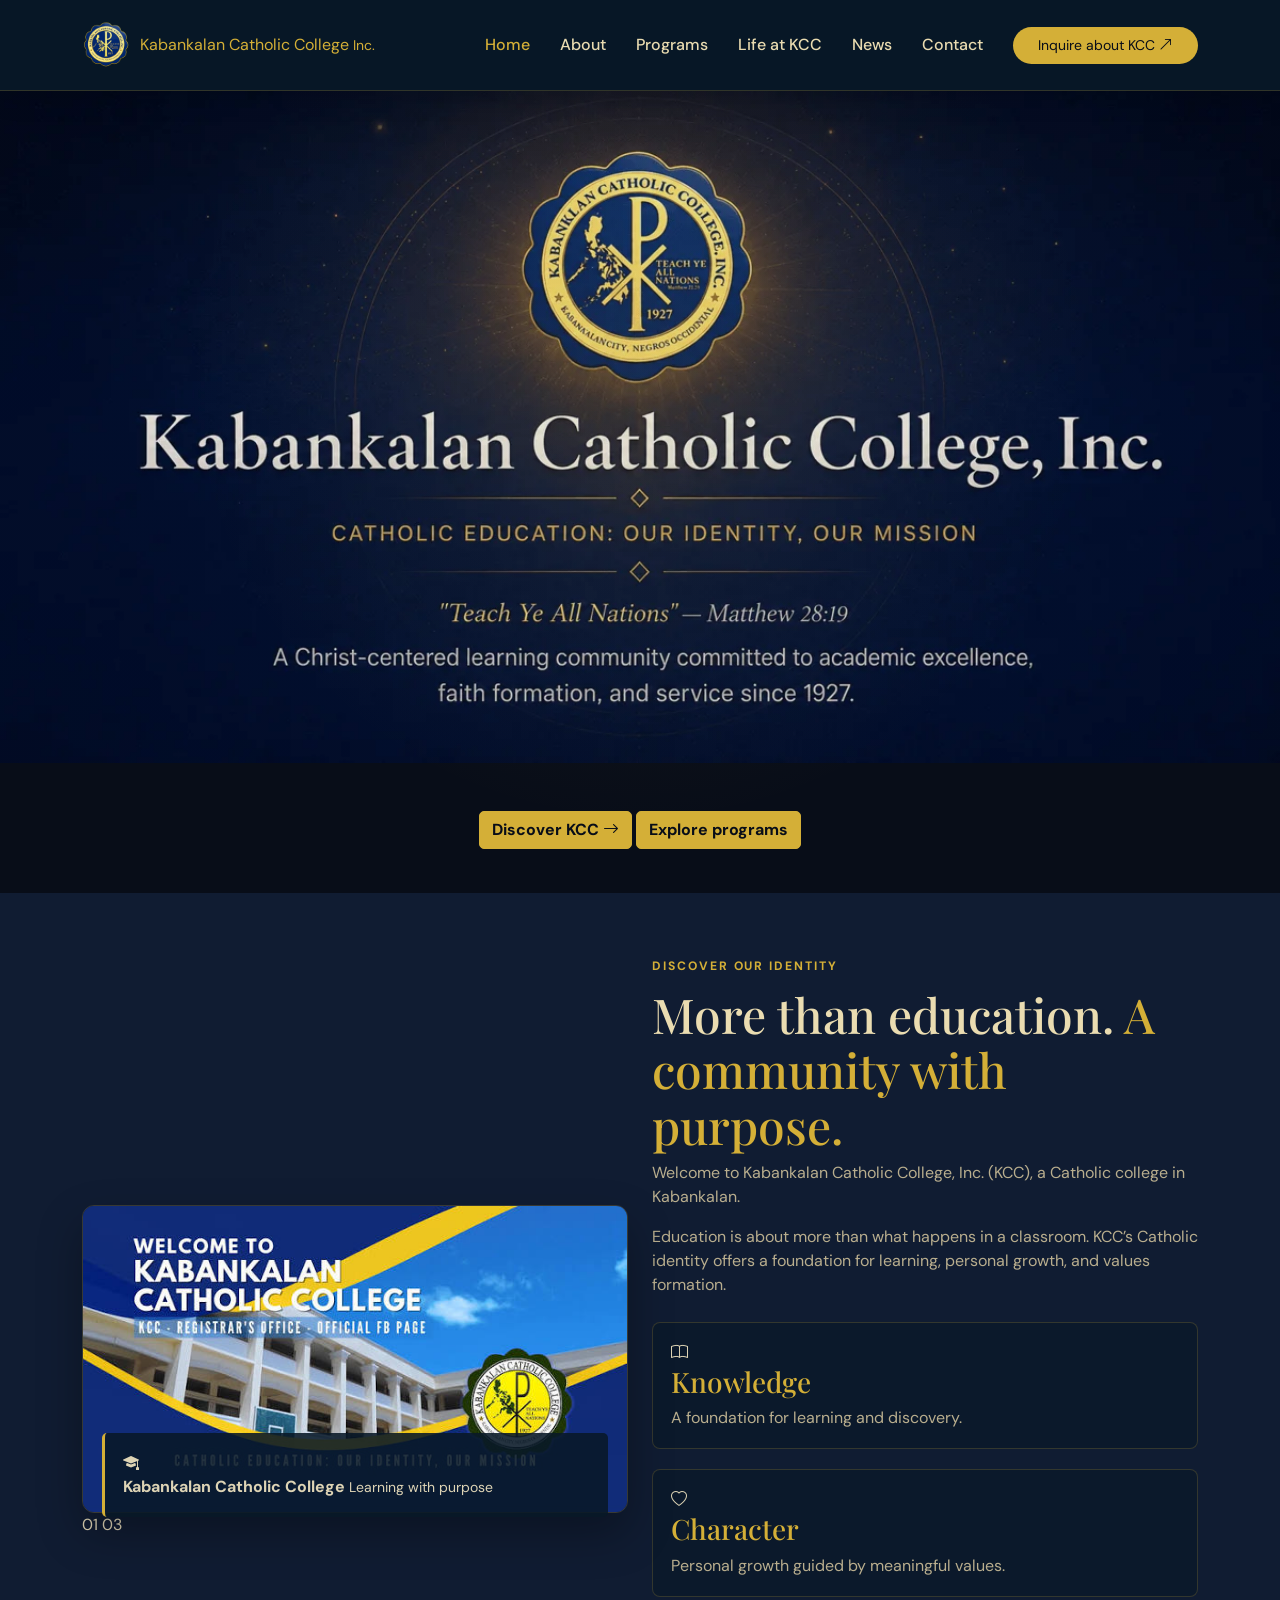
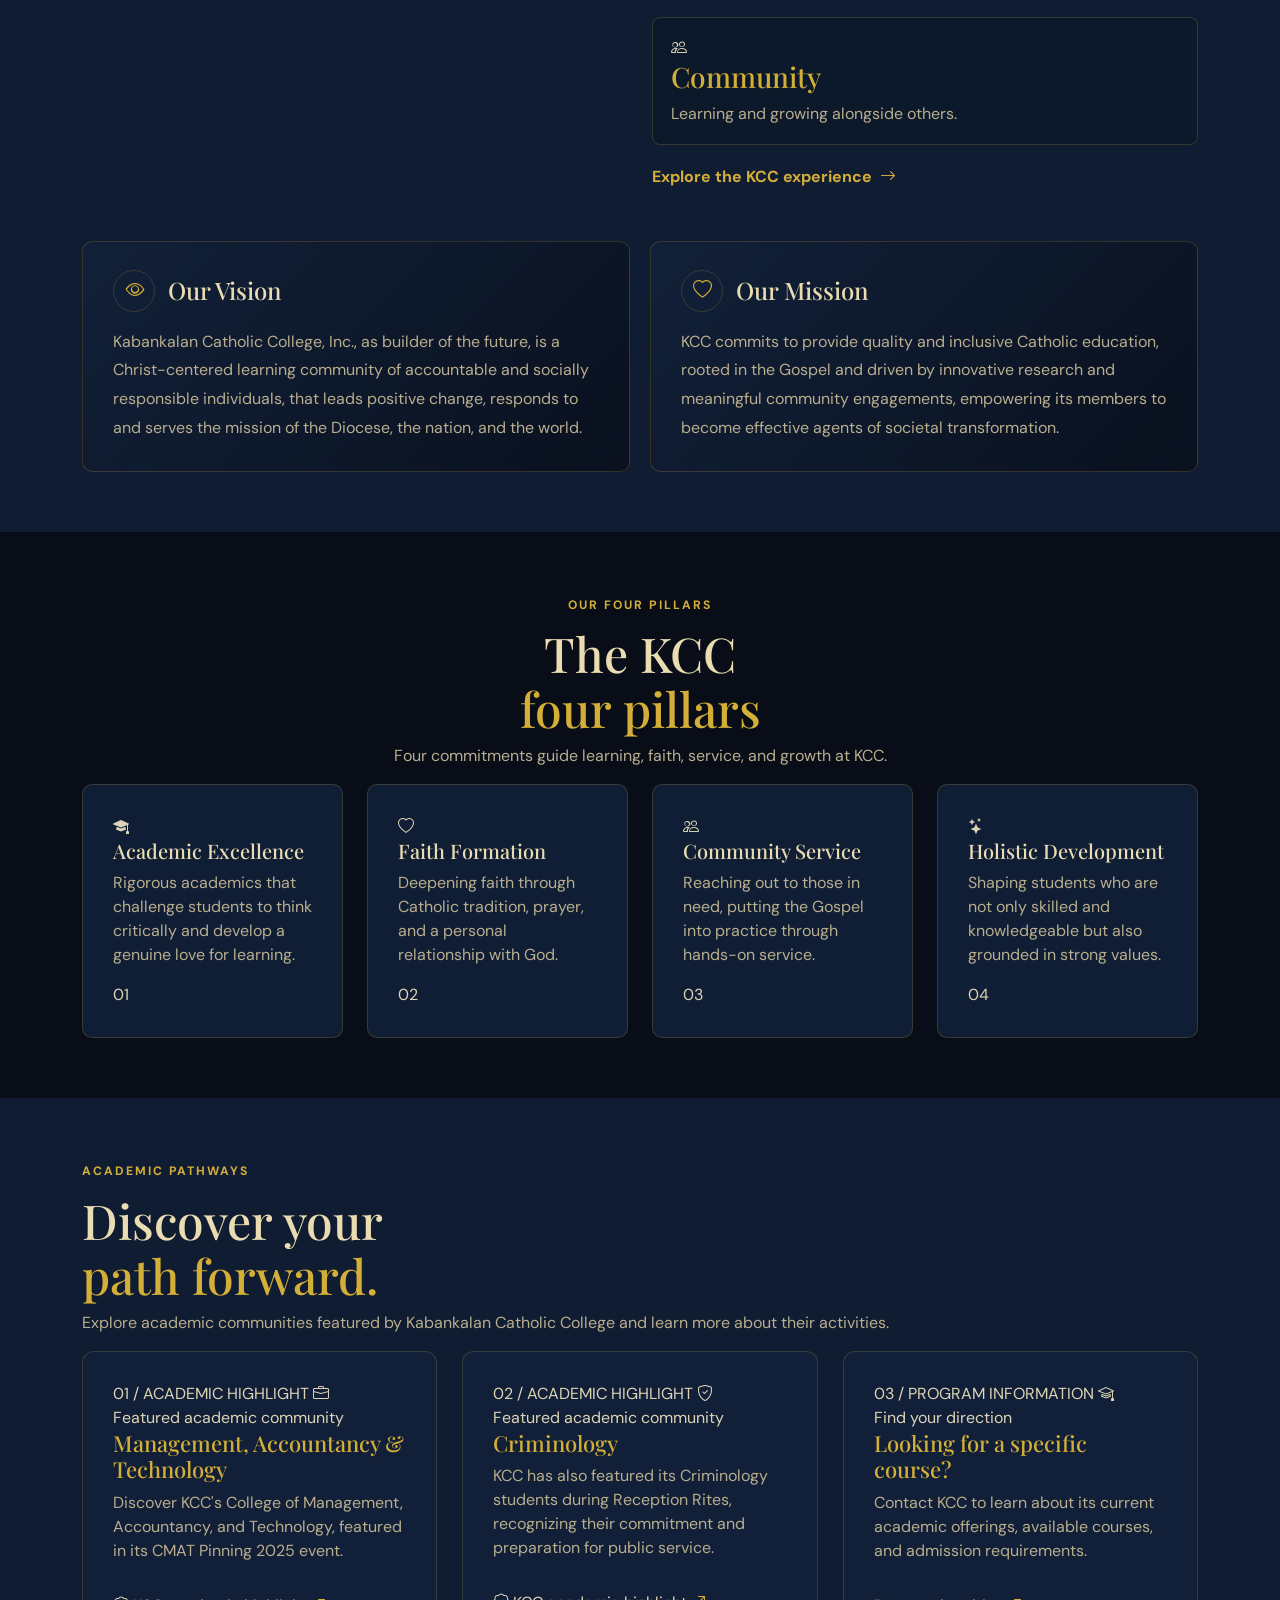
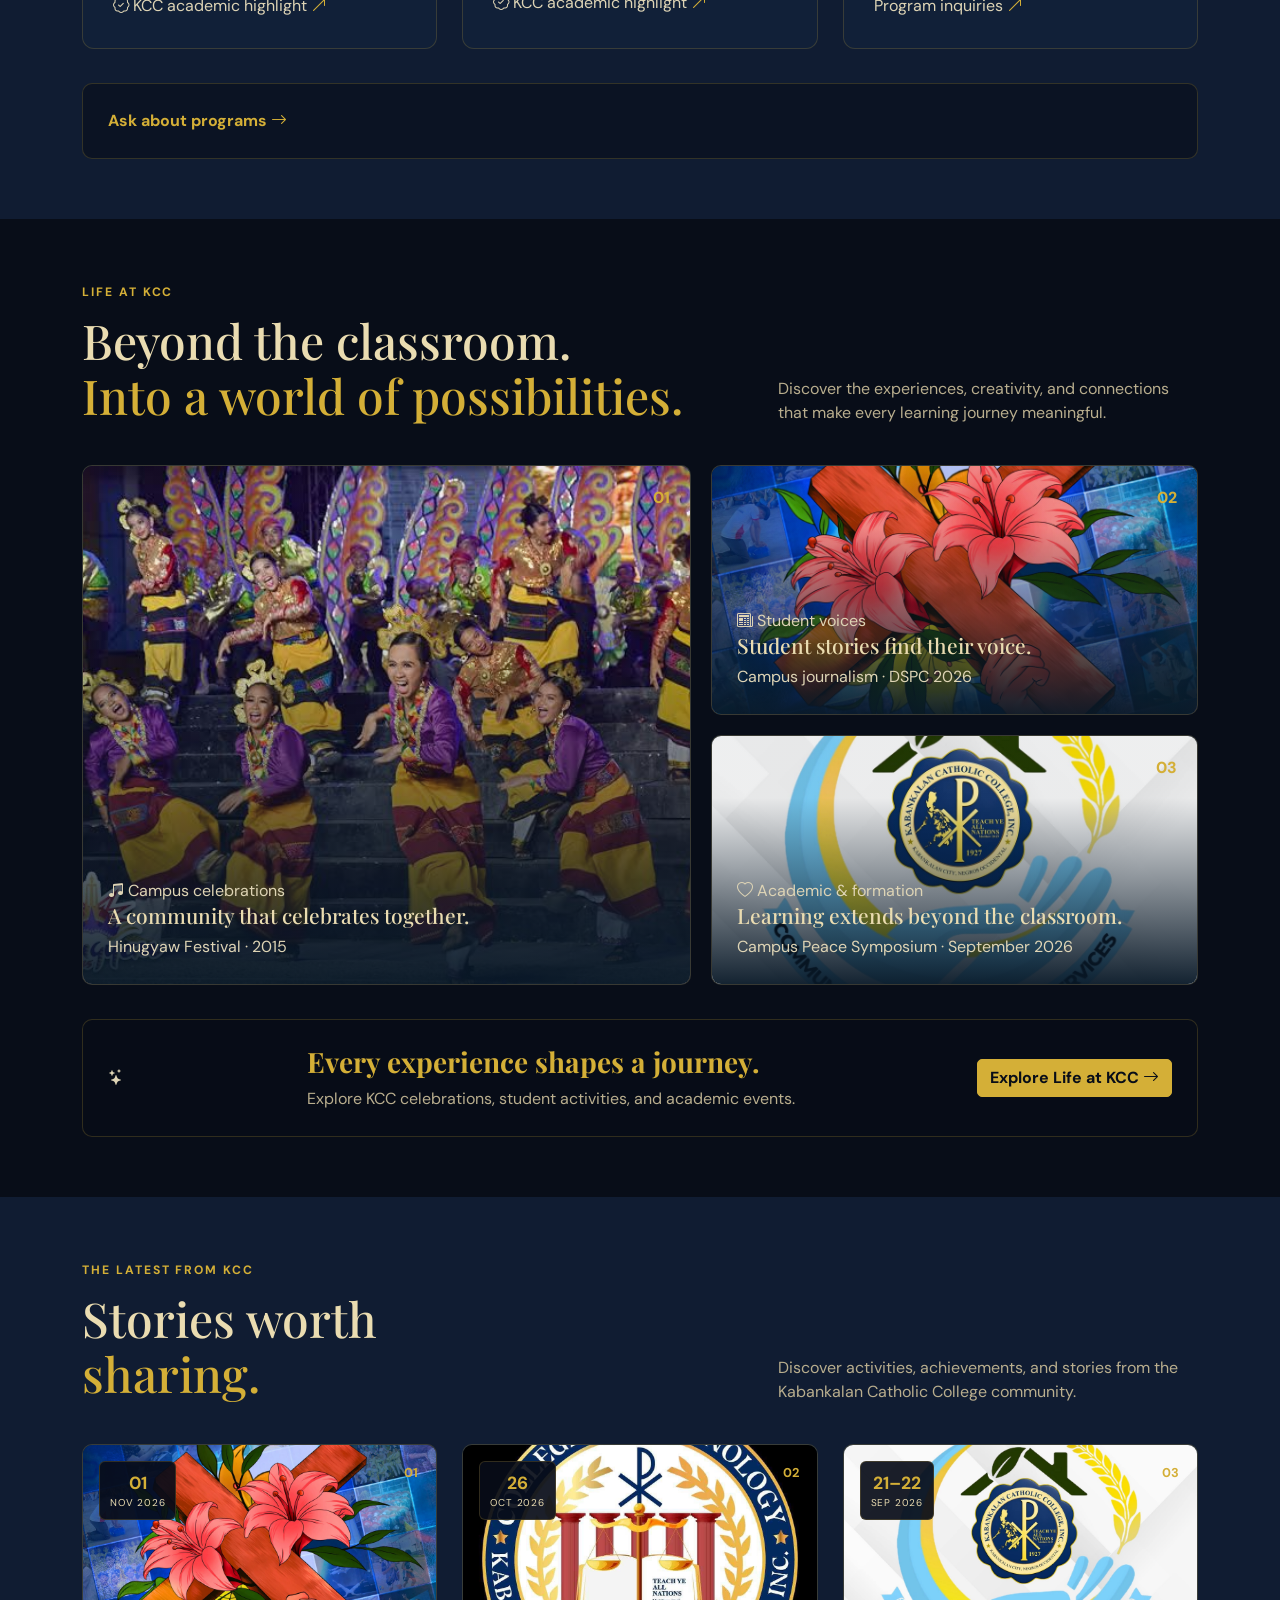
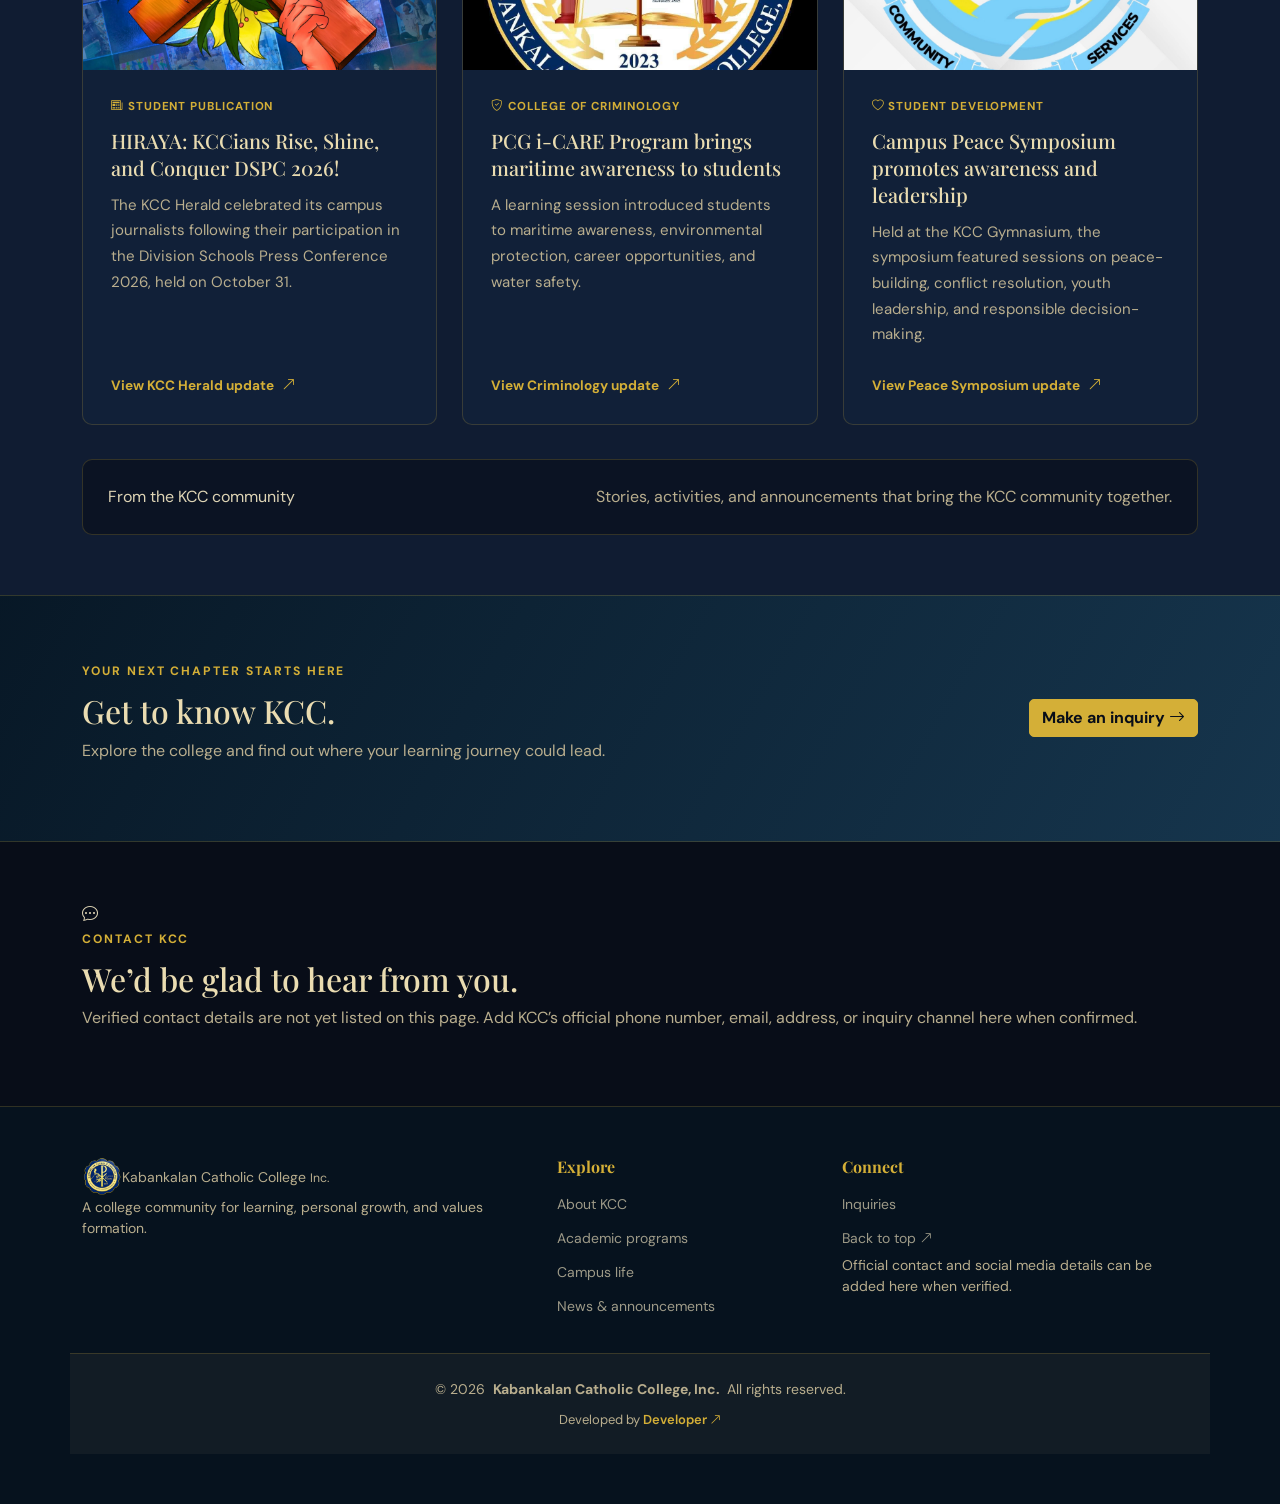
<file: index.html>
<!DOCTYPE html>
<html lang="en">

<head>
  <meta charset="utf-8">
  <meta name="viewport" content="width=device-width, initial-scale=1">

  <meta name="description" content="Discover Kabankalan Catholic College, Inc. and learn more about its academic community, campus life, and opportunities.">
  <meta name="theme-color" content="#080d18">

  <title>Kabankalan Catholic College, Inc. | KCC</title>

  <!-- KCC Branding -->
  <link href="assets/img/kcc-logo.png" rel="icon" type="image/png">
  <link href="assets/img/apple-touch-icon.png" rel="apple-touch-icon">

  <!-- Google Fonts -->
  <link rel="preconnect" href="https://fonts.googleapis.com">
  <link rel="preconnect" href="https://fonts.gstatic.com" crossorigin>
  <link href="https://fonts.googleapis.com/css2?family=DM+Sans:wght@400;500;600;700&family=Playfair+Display:wght@500;600;700&display=swap" rel="stylesheet">

  <!-- Vendor CSS -->
  <link href="assets/vendor/bootstrap/css/bootstrap.min.css" rel="stylesheet">
  <link href="assets/vendor/bootstrap-icons/bootstrap-icons.css" rel="stylesheet">
  <link href="assets/vendor/aos/aos.css" rel="stylesheet">
  <link href="assets/vendor/glightbox/css/glightbox.min.css" rel="stylesheet">
  <link href="assets/vendor/swiper/swiper-bundle.min.css" rel="stylesheet">

  <!-- Main and KCC Custom CSS -->
  <link href="assets/css/main.css" rel="stylesheet">
  <link href="assets/css/kcc-custom.css" rel="stylesheet">
</head>

<body class="index-page">

  <!-- =========================
       HEADER / NAVIGATION
  ========================== -->
  <header id="header" class="header d-flex align-items-center sticky-top">
    <div class="container-xl d-flex align-items-center">

      <a href="#hero" class="logo d-flex align-items-center me-auto" aria-label="KCC home">
        <img
          src="assets/img/kcc-logo.png"
          alt="Kabankalan Catholic College seal"
          class="brand-logo"
        >

        <span class="brand-name">
          Kabankalan Catholic College
          <small>Inc.</small>
        </span>
      </a>

      <nav id="navmenu" class="navmenu" aria-label="Main navigation">

        <ul>
          <li><a href="#hero" class="active">Home</a></li>
          <li><a href="#about">About</a></li>
          <li><a href="#programs">Programs</a></li>
          <li><a href="events.html">Life at KCC</a></li>
          <li><a href="#news">News</a></li>
          <li><a href="#contact">Contact</a></li>
        </ul>

        <button
          class="mobile-nav-toggle d-xl-none bi bi-list"
          type="button"
          aria-label="Toggle navigation"
        ></button>

      </nav>

      <a class="btn-getstarted" href="#contact">
        Inquire about KCC
        <i class="bi bi-arrow-up-right"></i>
      </a>

    </div>
  </header>


  <main>

    <!-- =========================
         HERO SECTION
    ========================== -->
    <section id="hero" class="hero kcc-hero dark-background">

      <div class="container kcc-hero-inner">
        <span class="visually-hidden">Kabankalan Catholic College, Inc. official identity and mission banner.</span>

        <!-- Custom animation handles the button entrance -->
        <div class="kcc-hero-bottom">

          <div class="hero-actions">

            <a class="btn btn-gold" href="#about">
              Discover KCC
              <i class="bi bi-arrow-right"></i>
            </a>

            <a class="btn btn-outline-light" href="#programs">
              Explore programs
            </a>

          </div>

        </div>

      </div>

    </section>


    <!-- =========================
         ABOUT KCC
    ========================== -->
    <section id="about" class="section about-section">

      <div class="container">

        <div class="about-layout row align-items-center gy-5">

          <!-- LEFT: KCC IMAGE -->
          <div
            class="col-lg-6"
            data-aos="fade-right"
            data-aos-duration="1000"
          >

            <div class="about-visual">

              <div class="about-visual-glow"></div>

              <div class="about-visual-frame">

                <img
                  src="assets/img/about.jpg"
                  alt="Kabankalan Catholic College promotional artwork"
                  class="about-visual-image"
                  loading="lazy"
                >

              </div>

              <div class="about-visual-caption">

                <span class="about-caption-icon">
                  <i class="bi bi-mortarboard-fill"></i>
                </span>

                <div>
                  <strong>Kabankalan Catholic College</strong>
                  <small>Learning with purpose</small>
                </div>

              </div>

              <div class="about-visual-index">
                <span>01</span>
                <span class="about-index-line"></span>
                <span>03</span>
              </div>

            </div>

          </div>


          <!-- RIGHT: ABOUT CONTENT -->
          <div
            class="col-lg-6"
            data-aos="fade-left"
            data-aos-duration="1000"
            data-aos-delay="150"
          >

            <div class="about-content">

              <span class="section-kicker">
                Discover our identity
              </span>

              <h2 class="section-heading about-main-heading">
                More than education.
                <span>A community with purpose.</span>
              </h2>

              <p class="about-lead">
                Welcome to Kabankalan Catholic College, Inc. (KCC),
                a Catholic college in Kabankalan.
              </p>

              <p class="body-copy">
                Education is about more than what happens in a classroom.
                KCC’s Catholic identity offers a foundation for learning,
                personal growth, and values formation.
              </p>

              <div class="about-divider"></div>

              <div class="about-points">

                <div class="about-point">
                  <span class="about-point-icon">
                    <i class="bi bi-book"></i>
                  </span>

                  <div>
                    <h3>Knowledge</h3>
                    <p>A foundation for learning and discovery.</p>
                  </div>
                </div>

                <div class="about-point">
                  <span class="about-point-icon">
                    <i class="bi bi-heart"></i>
                  </span>

                  <div>
                    <h3>Character</h3>
                    <p>Personal growth guided by meaningful values.</p>
                  </div>
                </div>

                <div class="about-point">
                  <span class="about-point-icon">
                    <i class="bi bi-people"></i>
                  </span>

                  <div>
                    <h3>Community</h3>
                    <p>Learning and growing alongside others.</p>
                  </div>
                </div>

              </div>

              <a class="about-discover-link" href="#why-kcc">
                Explore the KCC experience
                <span><i class="bi bi-arrow-right"></i></span>
              </a>

            </div>

          </div>

        </div>

        <div class="mission-vision-grid" data-aos="fade-up">
          <article class="mission-vision-card">
            <div class="mission-vision-heading">
              <span class="mission-vision-icon" aria-hidden="true">
                <i class="bi bi-eye"></i>
              </span>
              <h3>Our Vision</h3>
            </div>
            <p>
              Kabankalan Catholic College, Inc., as builder of the future, is a Christ-centered learning community of accountable and socially responsible individuals, that leads positive change, responds to and serves the mission of the Diocese, the nation, and the world.
            </p>
          </article>

          <article class="mission-vision-card">
            <div class="mission-vision-heading">
              <span class="mission-vision-icon" aria-hidden="true">
                <i class="bi bi-heart"></i>
              </span>
              <h3>Our Mission</h3>
            </div>
            <p>
              KCC commits to provide quality and inclusive Catholic education, rooted in the Gospel and driven by innovative research and meaningful community engagements, empowering its members to become effective agents of societal transformation.
            </p>
          </article>
        </div>

      </div>

    </section>


    <!-- =========================
         WHY CHOOSE KCC
    ========================== -->
    <section id="why-kcc" class="section why-section">

      <div class="container">

        <div class="section-intro text-center" data-aos="fade-up">

          <span class="section-kicker">Our four pillars</span>

          <h2 class="section-heading">
            The KCC
            <span>four pillars</span>
          </h2>

          <p>
            Four commitments guide learning, faith, service, and growth at KCC.
          </p>

        </div>

        <div class="row g-4">

          <div class="col-md-6 col-lg-3" data-aos="fade-up" data-aos-delay="0">

            <article class="value-card">

              <span class="value-icon">
                <i class="bi bi-mortarboard-fill"></i>
              </span>

              <h3>Academic Excellence</h3>

              <p>
                Rigorous academics that challenge students to think critically and develop a genuine love for learning.
              </p>

              <span class="card-index">01</span>

            </article>

          </div>


          <div class="col-md-6 col-lg-3" data-aos="fade-up" data-aos-delay="100">

            <article class="value-card">

              <span class="value-icon">
                <i class="bi bi-heart"></i>
              </span>

              <h3>Faith Formation</h3>

              <p>
                Deepening faith through Catholic tradition, prayer, and a personal relationship with God.
              </p>

              <span class="card-index">02</span>

            </article>

          </div>


          <div class="col-md-6 col-lg-3" data-aos="fade-up" data-aos-delay="200">

            <article class="value-card">

              <span class="value-icon">
                <i class="bi bi-people"></i>
              </span>

              <h3>Community Service</h3>

              <p>
                Reaching out to those in need, putting the Gospel into practice through hands-on service.
              </p>

              <span class="card-index">03</span>

            </article>

          </div>


          <div class="col-md-6 col-lg-3" data-aos="fade-up" data-aos-delay="300">

            <article class="value-card">

              <span class="value-icon">
                <i class="bi bi-stars"></i>
              </span>

              <h3>Holistic Development</h3>

              <p>
                Shaping students who are not only skilled and knowledgeable but also grounded in strong values.
              </p>

              <span class="card-index">04</span>

            </article>

          </div>

        </div>

      </div>

    </section>


    <!-- =========================
         ACADEMIC PROGRAMS
    ========================== -->
    <section id="programs" class="section programs-section">

      <div class="container">

        <div class="programs-heading" data-aos="fade-up">

          <div>
            <span class="section-kicker">Academic pathways</span>

            <h2 class="section-heading">
              Discover your
              <span>path forward.</span>
            </h2>
          </div>

          <p>
            Explore academic communities featured by Kabankalan
            Catholic College and learn more about their activities.
          </p>

        </div>

        <div class="program-showcase">

          <!-- CMAT -->
          <article
            class="program-card program-card-featured"
            data-aos="fade-up"
          >

            <div class="program-card-top">
              <span class="program-number">01 / ACADEMIC HIGHLIGHT</span>

              <span class="program-card-icon">
                <i class="bi bi-briefcase"></i>
              </span>
            </div>

            <div class="program-card-content">
              <span class="program-label">Featured academic community</span>

              <h3>
                Management, Accountancy
                <span>&amp; Technology</span>
              </h3>

              <p>
                Discover KCC's College of Management, Accountancy,
                and Technology, featured in its CMAT Pinning 2025 event.
              </p>
            </div>

            <div class="program-card-bottom">
              <span class="program-status">
                <i class="bi bi-patch-check"></i>
                KCC academic highlight
              </span>

              <a href="#contact" aria-label="Ask about CMAT">
                <i class="bi bi-arrow-up-right"></i>
              </a>
            </div>

          </article>


          <!-- CRIMINOLOGY -->
          <article
            class="program-card"
            data-aos="fade-up"
            data-aos-delay="120"
          >

            <div class="program-card-top">
              <span class="program-number">02 / ACADEMIC HIGHLIGHT</span>

              <span class="program-card-icon">
                <i class="bi bi-shield-check"></i>
              </span>
            </div>

            <div class="program-card-content">
              <span class="program-label">Featured academic community</span>

              <h3>Criminology</h3>

              <p>
                KCC has also featured its Criminology students
                during Reception Rites, recognizing their commitment
                and preparation for public service.
              </p>
            </div>

            <div class="program-card-bottom">
              <span class="program-status">
                <i class="bi bi-patch-check"></i>
                KCC academic highlight
              </span>

              <a href="#contact" aria-label="Ask about Criminology">
                <i class="bi bi-arrow-up-right"></i>
              </a>
            </div>

          </article>


          <!-- INQUIRY -->
          <article
            class="program-card program-card-inquiry"
            data-aos="fade-up"
            data-aos-delay="240"
          >

            <div class="program-card-top">
              <span class="program-number">03 / PROGRAM INFORMATION</span>

              <span class="program-card-icon">
                <i class="bi bi-mortarboard"></i>
              </span>
            </div>

            <div class="program-card-content">
              <span class="program-label">Find your direction</span>

              <h3>
                Looking for a
                <span>specific course?</span>
              </h3>

              <p>
                Contact KCC to learn about its current academic
                offerings, available courses, and admission requirements.
              </p>
            </div>

            <div class="program-card-bottom">
              <span class="program-status">Program inquiries</span>

              <a href="#contact" aria-label="Inquire about KCC programs">
                <i class="bi bi-arrow-up-right"></i>
              </a>
            </div>

          </article>

        </div>

        <div class="programs-footer" data-aos="fade-up">

          <a href="#contact" class="programs-contact-link">
            Ask about programs
            <i class="bi bi-arrow-right"></i>
          </a>

        </div>

      </div>

    </section>


    <!-- =========================
         CAMPUS LIFE
    ========================== -->
    <section id="campus-life" class="section campus-section">

      <div class="container">

        <div class="campus-heading" data-aos="fade-up">

          <div>
            <span class="section-kicker">Life at KCC</span>

            <h2 class="section-heading">
              Beyond the classroom.
              <span>Into a world of possibilities.</span>
            </h2>
          </div>

          <p>
            Discover the experiences, creativity, and connections
            that make every learning journey meaningful.
          </p>

        </div>

        <div class="campus-gallery">

          <!-- FEATURED IMAGE -->
          <figure
            class="campus-photo campus-photo-large"
            data-aos="fade-up"
          >

            <img
              src="assets/img/event/Hinugyaw.jpg"
              alt="KCC students performing at Hinugyaw Festival 2015"
              loading="lazy"
            >

            <div class="campus-photo-overlay"></div>

            <div class="campus-photo-content">

              <span class="campus-photo-category">
                <i class="bi bi-music-note-beamed"></i>
                Campus celebrations
              </span>

              <h3>A community that celebrates together.</h3>

              <span class="campus-photo-note">
                Hinugyaw Festival · 2015
              </span>

            </div>

            <span class="campus-photo-number">01</span>

          </figure>


          <!-- SECOND IMAGE -->
          <figure
            class="campus-photo"
            data-aos="fade-up"
            data-aos-delay="120"
          >

            <img
              src="assets/img/event/KCCHERALD.jpg"
              alt="KCC Herald student journalism feature artwork"
              loading="lazy"
            >

            <div class="campus-photo-overlay"></div>

            <div class="campus-photo-content">

              <span class="campus-photo-category">
                <i class="bi bi-newspaper"></i>
                Student voices
              </span>

              <h3>Student stories find their voice.</h3>

              <span class="campus-photo-note">
                Campus journalism · DSPC 2026
              </span>

            </div>

            <span class="campus-photo-number">02</span>

          </figure>


          <!-- THIRD IMAGE -->
          <figure
            class="campus-photo"
            data-aos="fade-up"
            data-aos-delay="240"
          >

            <img
              src="assets/img/event/PeaceSymposium.jpg"
              alt="KCC Campus Peace Symposium event artwork"
              loading="lazy"
            >

            <div class="campus-photo-overlay"></div>

            <div class="campus-photo-content">

              <span class="campus-photo-category">
                <i class="bi bi-heart"></i>
                Academic &amp; formation
              </span>

              <h3>Learning extends beyond the classroom.</h3>

              <span class="campus-photo-note">
                Campus Peace Symposium · September 2026
              </span>

            </div>

            <span class="campus-photo-number">03</span>

          </figure>

        </div>


        <div class="campus-footer" data-aos="fade-up">

          <div class="campus-footer-icon">
            <i class="bi bi-stars"></i>
          </div>

          <div>
            <h3>Every experience shapes a journey.</h3>

            <p>
              Explore KCC celebrations, student activities, and academic events.
            </p>
          </div>
          <a class="btn btn-gold campus-events-link" href="events.html">
            Explore Life at KCC
            <i class="bi bi-arrow-right"></i>
          </a>

        </div>

      </div>

    </section>


    <!-- =========================
         KCC NEWS & ANNOUNCEMENTS
    ========================== -->
    <section id="news" class="section news-section">

      <div class="container">

        <div class="news-heading" data-aos="fade-up">

          <div>
            <span class="section-kicker">The latest from KCC</span>

            <h2 class="section-heading">
              Stories worth
              <span>sharing.</span>
            </h2>
          </div>

          <p>
            Discover activities, achievements, and stories
            from the Kabankalan Catholic College community.
          </p>

        </div>


        <div class="news-grid">

          <!-- FEATURED NEWS: DSPC 2026 -->
          <article
            class="news-story news-story-featured"
            data-aos="fade-up"
          >

            <div class="news-story-image">

              <img
                src="assets/img/event/KCCHERALD.jpg"
                alt="KCC campus journalism activity"
                loading="lazy"
              >

            </div>

            <div class="news-story-overlay"></div>

            <span class="news-date">
              <strong>01</strong>
              <small>NOV 2026</small>
            </span>

            <div class="news-story-content">

              <span class="news-category">
                <i class="bi bi-newspaper"></i>
                Student publication
              </span>

              <h3>
                HIRAYA: KCCians Rise, Shine, and Conquer DSPC 2026!
              </h3>

              <p>
                The KCC Herald celebrated its campus journalists
                following their participation in the Division
                Schools Press Conference 2026, held on October 31.
              </p>

              <a
                href="https://www.facebook.com/thekccherald"
                target="_blank"
                rel="noopener noreferrer"
                class="news-read-link"
              >
                View KCC Herald update
                <i class="bi bi-arrow-up-right"></i>
              </a>

            </div>

            <span class="news-story-number">01</span>

          </article>


          <!-- PCG I-CARE -->
          <article
            class="news-story news-story-small"
            data-aos="fade-up"
            data-aos-delay="120"
          >

            <div class="news-story-image">

              <img
                src="assets/img/event/Criminology.jpg"
                alt="KCC College of Criminology activity"
                loading="lazy"
              >

            </div>

            <div class="news-story-overlay"></div>

            <span class="news-date">
              <strong>26</strong>
              <small>OCT 2026</small>
            </span>

            <div class="news-story-content">

              <span class="news-category">
                <i class="bi bi-shield-check"></i>
                College of Criminology
              </span>

              <h3>
                PCG i-CARE Program brings maritime awareness to students
              </h3>

              <p>
                A learning session introduced students to maritime
                awareness, environmental protection, career opportunities,
                and water safety.
              </p>

              <a
                href="https://www.facebook.com/share/p/18pWQpgUuE/"
                target="_blank"
                rel="noopener noreferrer"
                class="news-read-link"
              >
                View Criminology update
                <i class="bi bi-arrow-up-right"></i>
              </a>

            </div>

            <span class="news-story-number">02</span>

          </article>


          <!-- CAMPUS PEACE SYMPOSIUM -->
          <article
            class="news-story news-story-editorial"
            data-aos="fade-up"
            data-aos-delay="240"
          >

            <div class="news-story-image">

              <img
                src="assets/img/event/PeaceSymposium.jpg"
                alt="KCC Campus Peace Symposium"
                loading="lazy"
              >

            </div>

            <div class="news-story-overlay"></div>

            <span class="news-date">
              <strong>21–22</strong>
              <small>SEP 2026</small>
            </span>

            <div class="news-story-content">

              <span class="news-category">
                <i class="bi bi-heart"></i>
                Student development
              </span>

              <h3>
                Campus Peace Symposium promotes awareness and leadership
              </h3>

              <p>
                Held at the KCC Gymnasium, the symposium featured
                sessions on peace-building, conflict resolution,
                youth leadership, and responsible decision-making.
              </p>

              <a
                href="https://www.facebook.com/share/p/1FNXZFG8wu/"
                target="_blank"
                rel="noopener noreferrer"
                class="news-read-link"
              >
                View Peace Symposium update
                <i class="bi bi-arrow-up-right"></i>
              </a>

            </div>

            <span class="news-story-number">03</span>

          </article>

        </div>


        <div class="news-bottom" data-aos="fade-up">

          <div class="news-bottom-label">
            <span class="news-bottom-dot"></span>
            <span>From the KCC community</span>
          </div>

          <p>
            Stories, activities, and announcements that bring
            the KCC community together.
          </p>

        </div>

      </div>

    </section>


    <!-- =========================
         INQUIRY BANNER
    ========================== -->
    <section class="inquiry-band">

      <div
        class="container d-lg-flex align-items-center justify-content-between"
        data-aos="fade-up"
      >

        <div>
          <span class="section-kicker">
            Your next chapter starts here
          </span>

          <h2>Get to know KCC.</h2>

          <p>
            Explore the college and find out where your
            learning journey could lead.
          </p>
        </div>

        <a class="btn btn-gold" href="#contact">
          Make an inquiry
          <i class="bi bi-arrow-right"></i>
        </a>

      </div>

    </section>


    <!-- =========================
         CONTACT
    ========================== -->
    <section id="contact" class="section contact-section">

      <div class="container">

        <div class="contact-card" data-aos="fade-up">

          <div class="contact-icon">
            <i class="bi bi-chat-dots"></i>
          </div>

          <div>
            <span class="section-kicker">Contact KCC</span>

            <h2>We’d be glad to hear from you.</h2>

            <p>
              Verified contact details are not yet listed on this page.
              Add KCC’s official phone number, email, address, or
              inquiry channel here when confirmed.
            </p>
          </div>

        </div>

      </div>

    </section>

  </main>


  <!-- =========================
       FOOTER
  ========================== -->
  <footer id="footer" class="footer kcc-footer">

    <div class="container footer-top">

      <div class="row gy-4">

        <div class="col-lg-5 col-md-6">

          <a
            href="#hero"
            class="logo d-flex align-items-center footer-brand"
            aria-label="KCC home"
          >

            <img
              src="assets/img/kcc-logo.png"
              alt="Kabankalan Catholic College seal"
              class="brand-logo"
            >

            <span class="brand-name">
              Kabankalan Catholic College
              <small>Inc.</small>
            </span>

          </a>

          <p class="footer-intro">
            A college community for learning, personal growth,
            and values formation.
          </p>

        </div>


        <div class="col-lg-3 col-md-6 footer-links">

          <h4>Explore</h4>

          <ul>
            <li><a href="#about">About KCC</a></li>
            <li><a href="#programs">Academic programs</a></li>
            <li><a href="#campus-life">Campus life</a></li>
            <li><a href="#news">News &amp; announcements</a></li>
          </ul>

        </div>


        <div class="col-lg-4 col-md-6 footer-links">

          <h4>Connect</h4>

          <ul>
            <li><a href="#contact">Inquiries</a></li>
            <li>
              <a href="#hero">
                Back to top
                <i class="bi bi-arrow-up-right"></i>
              </a>
            </li>
          </ul>

          <p class="footer-contact-note">
            Official contact and social media details can be added
            here when verified.
          </p>

        </div>

      </div>

    </div>


    
<div class="container copyright text-center">

  <p>
    ©
    <span id="copyright-year">2026</span>
    <strong class="px-1">
      Kabankalan Catholic College, Inc.
    </strong>
    All rights reserved.
  </p>

  <p class="developer-credit">
    Developed by
    <a
      href=" https://jungiedepillo-debug.github.io/Depillo-Project-1/"
      target="_blank"
      rel="noopener noreferrer"
      aria-label="Visit the developer's portfolio"
    >
      Developer <i class="bi bi-arrow-up-right"></i>
    </a>
  </p>

</div>

  </footer>


  <!-- Scroll to Top -->
  <a
    href="#hero"
    id="scroll-top"
    class="scroll-top d-flex align-items-center justify-content-center"
    aria-label="Back to top"
  >
    <i class="bi bi-arrow-up-short"></i>
  </a>


  <!-- Preloader -->
  <div id="preloader" aria-hidden="true"></div>


  <!-- Vendor JS -->
  <script src="assets/vendor/bootstrap/js/bootstrap.bundle.min.js"></script>
  <script src="assets/vendor/aos/aos.js"></script>
  <script src="assets/vendor/glightbox/js/glightbox.min.js"></script>
  <script src="assets/vendor/purecounter/purecounter_vanilla.js"></script>
  <script src="assets/vendor/swiper/swiper-bundle.min.js"></script>

  <!-- Main JS -->
  <script src="assets/js/main.js"></script>

</body>
</html>
</file>
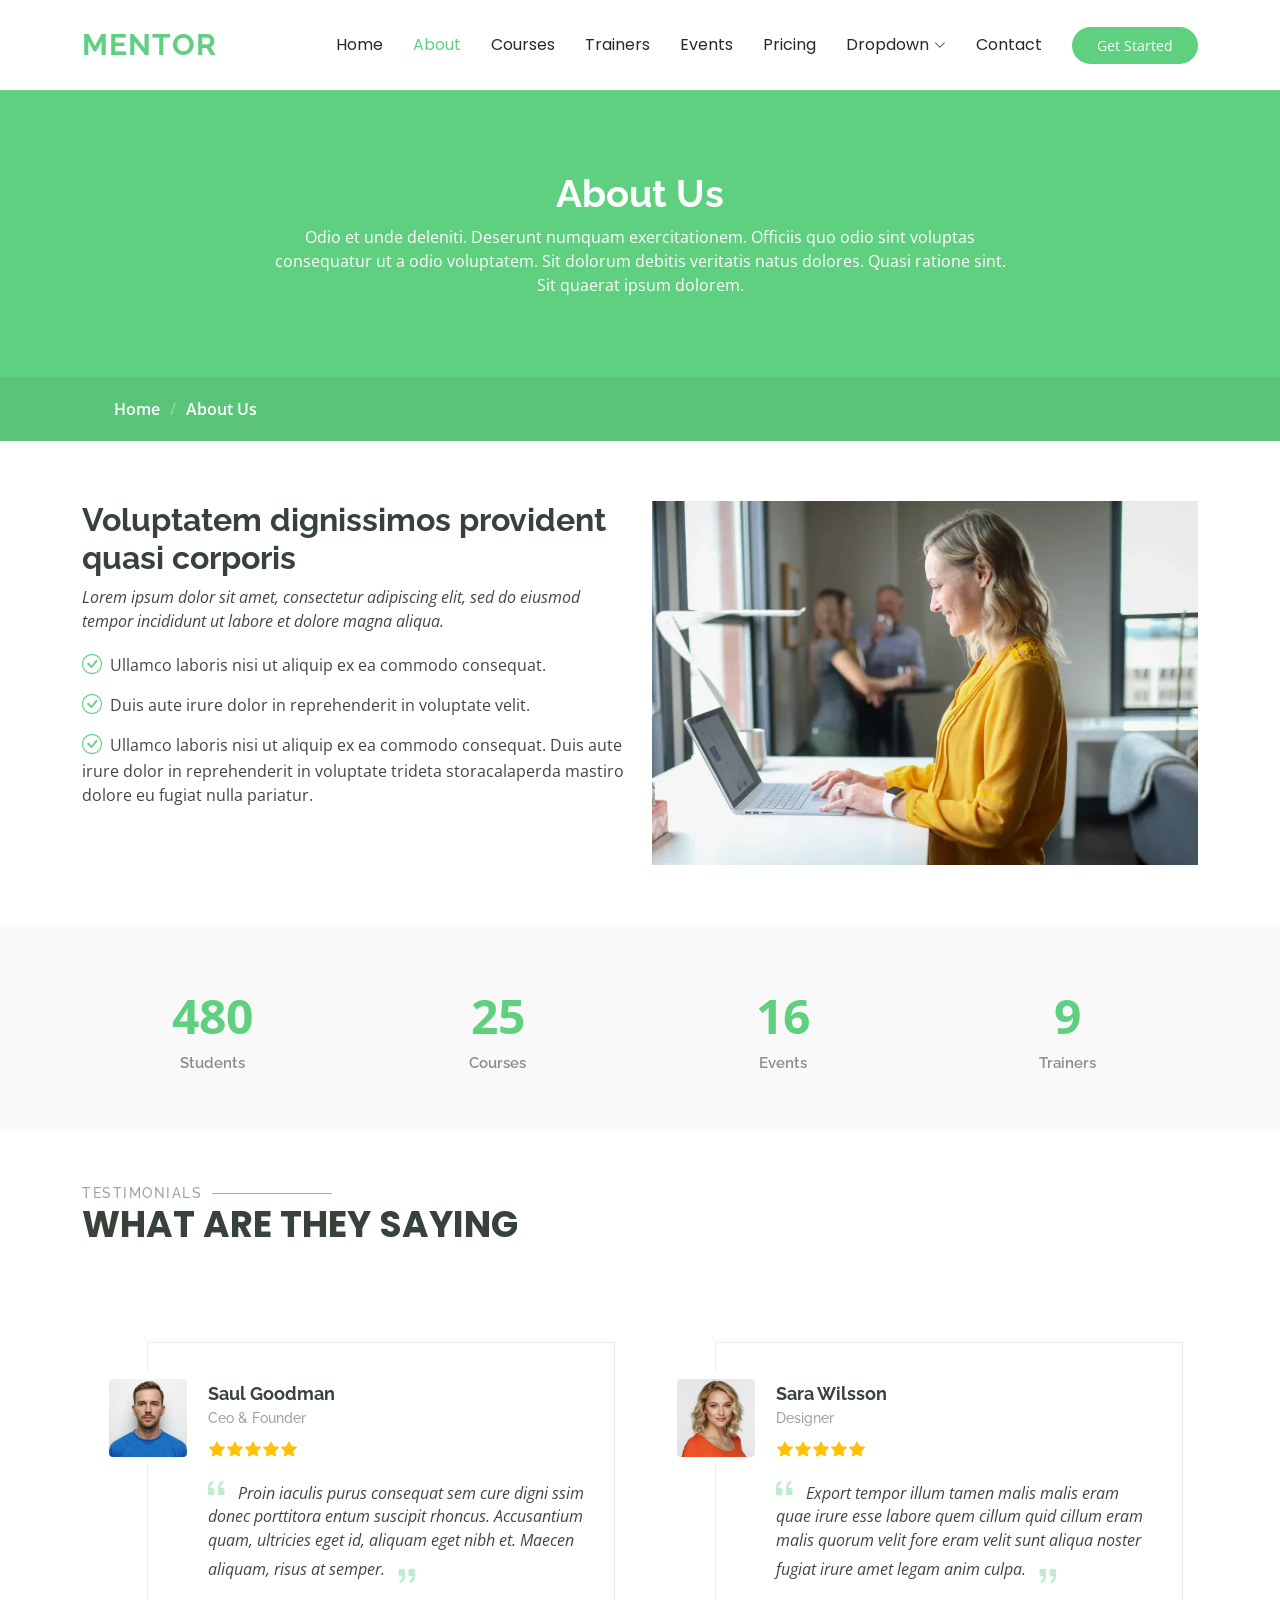
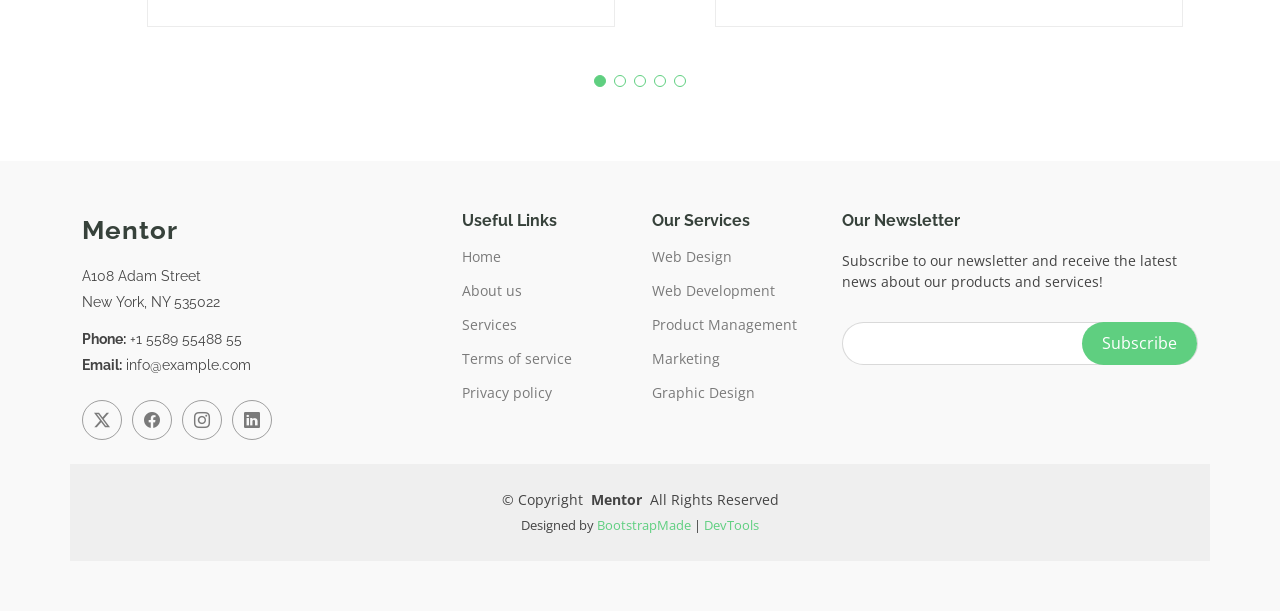
<file: about.html>
<!DOCTYPE html>
<html lang="en">

<head>
  <meta charset="utf-8">
  <meta content="width=device-width, initial-scale=1.0" name="viewport">
  <title>About - Mentor Bootstrap Template</title>
  <meta name="description" content="">
  <meta name="keywords" content="">

  <!-- Favicons -->
  <link href="assets/img/favicon.png" rel="icon">
  <link href="assets/img/apple-touch-icon.png" rel="apple-touch-icon">

  <!-- Fonts -->
  <link href="https://fonts.googleapis.com" rel="preconnect">
  <link href="https://fonts.gstatic.com" rel="preconnect" crossorigin>
  <link href="https://fonts.googleapis.com/css2?family=Open+Sans:ital,wght@0,300;0,400;0,500;0,600;0,700;0,800;1,300;1,400;1,500;1,600;1,700;1,800&family=Poppins:ital,wght@0,100;0,200;0,300;0,400;0,500;0,600;0,700;0,800;0,900;1,100;1,200;1,300;1,400;1,500;1,600;1,700;1,800;1,900&family=Raleway:ital,wght@0,100;0,200;0,300;0,400;0,500;0,600;0,700;0,800;0,900;1,100;1,200;1,300;1,400;1,500;1,600;1,700;1,800;1,900&display=swap" rel="stylesheet">

  <!-- Vendor CSS Files -->
  <link href="assets/vendor/bootstrap/css/bootstrap.min.css" rel="stylesheet">
  <link href="assets/vendor/bootstrap-icons/bootstrap-icons.css" rel="stylesheet">
  <link href="assets/vendor/aos/aos.css" rel="stylesheet">
  <link href="assets/vendor/glightbox/css/glightbox.min.css" rel="stylesheet">
  <link href="assets/vendor/swiper/swiper-bundle.min.css" rel="stylesheet">

  <!-- Main CSS File -->
  <link href="assets/css/main.css" rel="stylesheet">

  <!-- =======================================================
  * Template Name: Mentor
  * Template URL: https://bootstrapmade.com/mentor-free-education-bootstrap-theme/
  * Updated: Jul 07 2025 with Bootstrap v5.3.7
  * Author: BootstrapMade.com
  * License: https://bootstrapmade.com/license/
  ======================================================== -->
</head>

<body class="about-page">

  <header id="header" class="header d-flex align-items-center sticky-top">
    <div class="container-fluid container-xl position-relative d-flex align-items-center">

      <a href="index.html" class="logo d-flex align-items-center me-auto">
        <!-- Uncomment the line below if you also wish to use an image logo -->
        <!-- <img src="assets/img/logo.webp" alt=""> -->
        <h1 class="sitename">Mentor</h1>
      </a>

      <nav id="navmenu" class="navmenu">
        <ul>
          <li><a href="index.html">Home<br></a></li>
          <li><a href="about.html" class="active">About</a></li>
          <li><a href="courses.html">Courses</a></li>
          <li><a href="trainers.html">Trainers</a></li>
          <li><a href="events.html">Events</a></li>
          <li><a href="pricing.html">Pricing</a></li>
          <li class="dropdown"><a href="#"><span>Dropdown</span> <i class="bi bi-chevron-down toggle-dropdown"></i></a>
            <ul>
              <li><a href="#">Dropdown 1</a></li>
              <li class="dropdown"><a href="#"><span>Deep Dropdown</span> <i class="bi bi-chevron-down toggle-dropdown"></i></a>
                <ul>
                  <li><a href="#">Deep Dropdown 1</a></li>
                  <li><a href="#">Deep Dropdown 2</a></li>
                  <li><a href="#">Deep Dropdown 3</a></li>
                  <li><a href="#">Deep Dropdown 4</a></li>
                  <li><a href="#">Deep Dropdown 5</a></li>
                </ul>
              </li>
              <li><a href="#">Dropdown 2</a></li>
              <li><a href="#">Dropdown 3</a></li>
              <li><a href="#">Dropdown 4</a></li>
            </ul>
          </li>
          <li><a href="contact.html">Contact</a></li>
        </ul>
        <i class="mobile-nav-toggle d-xl-none bi bi-list"></i>
      </nav>

      <a class="btn-getstarted" href="courses.html">Get Started</a>

    </div>
  </header>

  <main class="main">

    <!-- Page Title -->
    <div class="page-title" data-aos="fade">
      <div class="heading">
        <div class="container">
          <div class="row d-flex justify-content-center text-center">
            <div class="col-lg-8">
              <h1>About Us<br></h1>
              <p class="mb-0">Odio et unde deleniti. Deserunt numquam exercitationem. Officiis quo odio sint voluptas consequatur ut a odio voluptatem. Sit dolorum debitis veritatis natus dolores. Quasi ratione sint. Sit quaerat ipsum dolorem.</p>
            </div>
          </div>
        </div>
      </div>
      <nav class="breadcrumbs">
        <div class="container">
          <ol>
            <li><a href="index.html">Home</a></li>
            <li class="current">About Us<br></li>
          </ol>
        </div>
      </nav>
    </div><!-- End Page Title -->

    <!-- About Us Section -->
    <section id="about-us" class="section about-us">

      <div class="container">

        <div class="row gy-4">

          <div class="col-lg-6 order-1 order-lg-2" data-aos="fade-up" data-aos-delay="100">
            <img src="assets/img/about/about-1.webp" class="img-fluid" alt="">
          </div>

          <div class="col-lg-6 order-2 order-lg-1 content" data-aos="fade-up" data-aos-delay="200">
            <h3>Voluptatem dignissimos provident quasi corporis</h3>
            <p class="fst-italic">
              Lorem ipsum dolor sit amet, consectetur adipiscing elit, sed do eiusmod tempor incididunt ut labore et dolore
              magna aliqua.
            </p>
            <ul>
              <li><i class="bi bi-check-circle"></i> <span>Ullamco laboris nisi ut aliquip ex ea commodo consequat.</span></li>
              <li><i class="bi bi-check-circle"></i> <span>Duis aute irure dolor in reprehenderit in voluptate velit.</span></li>
              <li><i class="bi bi-check-circle"></i> <span>Ullamco laboris nisi ut aliquip ex ea commodo consequat. Duis aute irure dolor in reprehenderit in voluptate trideta storacalaperda mastiro dolore eu fugiat nulla pariatur.</span></li>
            </ul>
          </div>

        </div>

      </div>

    </section><!-- /About Us Section -->

    <!-- Counts Section -->
    <section id="counts" class="section counts light-background">

      <div class="container" data-aos="fade-up" data-aos-delay="100">

        <div class="row gy-4">

          <div class="col-lg-3 col-md-6">
            <div class="stats-item text-center w-100 h-100">
              <span data-purecounter-start="0" data-purecounter-end="1232" data-purecounter-duration="1" class="purecounter"></span>
              <p>Students</p>
            </div>
          </div><!-- End Stats Item -->

          <div class="col-lg-3 col-md-6">
            <div class="stats-item text-center w-100 h-100">
              <span data-purecounter-start="0" data-purecounter-end="64" data-purecounter-duration="1" class="purecounter"></span>
              <p>Courses</p>
            </div>
          </div><!-- End Stats Item -->

          <div class="col-lg-3 col-md-6">
            <div class="stats-item text-center w-100 h-100">
              <span data-purecounter-start="0" data-purecounter-end="42" data-purecounter-duration="1" class="purecounter"></span>
              <p>Events</p>
            </div>
          </div><!-- End Stats Item -->

          <div class="col-lg-3 col-md-6">
            <div class="stats-item text-center w-100 h-100">
              <span data-purecounter-start="0" data-purecounter-end="24" data-purecounter-duration="1" class="purecounter"></span>
              <p>Trainers</p>
            </div>
          </div><!-- End Stats Item -->

        </div>

      </div>

    </section><!-- /Counts Section -->

    <!-- Testimonials Section -->
    <section id="testimonials" class="testimonials section">

      <!-- Section Title -->
      <div class="container section-title" data-aos="fade-up">
        <h2>Testimonials</h2>
        <p>What are they saying</p>
      </div><!-- End Section Title -->

      <div class="container" data-aos="fade-up" data-aos-delay="100">

        <div class="swiper init-swiper">
          <script type="application/json" class="swiper-config">
            {
              "loop": true,
              "speed": 600,
              "autoplay": {
                "delay": 5000
              },
              "slidesPerView": "auto",
              "pagination": {
                "el": ".swiper-pagination",
                "type": "bullets",
                "clickable": true
              },
              "breakpoints": {
                "320": {
                  "slidesPerView": 1,
                  "spaceBetween": 40
                },
                "1200": {
                  "slidesPerView": 2,
                  "spaceBetween": 20
                }
              }
            }
          </script>
          <div class="swiper-wrapper">

            <div class="swiper-slide">
              <div class="testimonial-wrap">
                <div class="testimonial-item">
                  <img src="assets/img/person/person-m-9.webp" class="testimonial-img" alt="">
                  <h3>Saul Goodman</h3>
                  <h4>Ceo &amp; Founder</h4>
                  <div class="stars">
                    <i class="bi bi-star-fill"></i><i class="bi bi-star-fill"></i><i class="bi bi-star-fill"></i><i class="bi bi-star-fill"></i><i class="bi bi-star-fill"></i>
                  </div>
                  <p>
                    <i class="bi bi-quote quote-icon-left"></i>
                    <span>Proin iaculis purus consequat sem cure digni ssim donec porttitora entum suscipit rhoncus. Accusantium quam, ultricies eget id, aliquam eget nibh et. Maecen aliquam, risus at semper.</span>
                    <i class="bi bi-quote quote-icon-right"></i>
                  </p>
                </div>
              </div>
            </div><!-- End testimonial item -->

            <div class="swiper-slide">
              <div class="testimonial-wrap">
                <div class="testimonial-item">
                  <img src="assets/img/person/person-f-5.webp" class="testimonial-img" alt="">
                  <h3>Sara Wilsson</h3>
                  <h4>Designer</h4>
                  <div class="stars">
                    <i class="bi bi-star-fill"></i><i class="bi bi-star-fill"></i><i class="bi bi-star-fill"></i><i class="bi bi-star-fill"></i><i class="bi bi-star-fill"></i>
                  </div>
                  <p>
                    <i class="bi bi-quote quote-icon-left"></i>
                    <span>Export tempor illum tamen malis malis eram quae irure esse labore quem cillum quid cillum eram malis quorum velit fore eram velit sunt aliqua noster fugiat irure amet legam anim culpa.</span>
                    <i class="bi bi-quote quote-icon-right"></i>
                  </p>
                </div>
              </div>
            </div><!-- End testimonial item -->

            <div class="swiper-slide">
              <div class="testimonial-wrap">
                <div class="testimonial-item">
                  <img src="assets/img/person/person-f-12.webp" class="testimonial-img" alt="">
                  <h3>Jena Karlis</h3>
                  <h4>Store Owner</h4>
                  <div class="stars">
                    <i class="bi bi-star-fill"></i><i class="bi bi-star-fill"></i><i class="bi bi-star-fill"></i><i class="bi bi-star-fill"></i><i class="bi bi-star-fill"></i>
                  </div>
                  <p>
                    <i class="bi bi-quote quote-icon-left"></i>
                    <span>Enim nisi quem export duis labore cillum quae magna enim sint quorum nulla quem veniam duis minim tempor labore quem eram duis noster aute amet eram fore quis sint minim.</span>
                    <i class="bi bi-quote quote-icon-right"></i>
                  </p>
                </div>
              </div>
            </div><!-- End testimonial item -->

            <div class="swiper-slide">
              <div class="testimonial-wrap">
                <div class="testimonial-item">
                  <img src="assets/img/person/person-m-12.webp" class="testimonial-img" alt="">
                  <h3>Matt Brandon</h3>
                  <h4>Freelancer</h4>
                  <div class="stars">
                    <i class="bi bi-star-fill"></i><i class="bi bi-star-fill"></i><i class="bi bi-star-fill"></i><i class="bi bi-star-fill"></i><i class="bi bi-star-fill"></i>
                  </div>
                  <p>
                    <i class="bi bi-quote quote-icon-left"></i>
                    <span>Fugiat enim eram quae cillum dolore dolor amet nulla culpa multos export minim fugiat minim velit minim dolor enim duis veniam ipsum anim magna sunt elit fore quem dolore labore illum veniam.</span>
                    <i class="bi bi-quote quote-icon-right"></i>
                  </p>
                </div>
              </div>
            </div><!-- End testimonial item -->

            <div class="swiper-slide">
              <div class="testimonial-wrap">
                <div class="testimonial-item">
                  <img src="assets/img/person/person-m-13.webp" class="testimonial-img" alt="">
                  <h3>John Larson</h3>
                  <h4>Entrepreneur</h4>
                  <div class="stars">
                    <i class="bi bi-star-fill"></i><i class="bi bi-star-fill"></i><i class="bi bi-star-fill"></i><i class="bi bi-star-fill"></i><i class="bi bi-star-fill"></i>
                  </div>
                  <p>
                    <i class="bi bi-quote quote-icon-left"></i>
                    <span>Quis quorum aliqua sint quem legam fore sunt eram irure aliqua veniam tempor noster veniam enim culpa labore duis sunt culpa nulla illum cillum fugiat legam esse veniam culpa fore nisi cillum quid.</span>
                    <i class="bi bi-quote quote-icon-right"></i>
                  </p>
                </div>
              </div>
            </div><!-- End testimonial item -->

          </div>
          <div class="swiper-pagination"></div>
        </div>

      </div>

    </section><!-- /Testimonials Section -->

  </main>

  <footer id="footer" class="footer position-relative light-background">

    <div class="container footer-top">
      <div class="row gy-4">
        <div class="col-lg-4 col-md-6 footer-about">
          <a href="index.html" class="logo d-flex align-items-center">
            <span class="sitename">Mentor</span>
          </a>
          <div class="footer-contact pt-3">
            <p>A108 Adam Street</p>
            <p>New York, NY 535022</p>
            <p class="mt-3"><strong>Phone:</strong> <span>+1 5589 55488 55</span></p>
            <p><strong>Email:</strong> <span>info@example.com</span></p>
          </div>
          <div class="social-links d-flex mt-4">
            <a href=""><i class="bi bi-twitter-x"></i></a>
            <a href=""><i class="bi bi-facebook"></i></a>
            <a href=""><i class="bi bi-instagram"></i></a>
            <a href=""><i class="bi bi-linkedin"></i></a>
          </div>
        </div>

        <div class="col-lg-2 col-md-3 footer-links">
          <h4>Useful Links</h4>
          <ul>
            <li><a href="#">Home</a></li>
            <li><a href="#">About us</a></li>
            <li><a href="#">Services</a></li>
            <li><a href="#">Terms of service</a></li>
            <li><a href="#">Privacy policy</a></li>
          </ul>
        </div>

        <div class="col-lg-2 col-md-3 footer-links">
          <h4>Our Services</h4>
          <ul>
            <li><a href="#">Web Design</a></li>
            <li><a href="#">Web Development</a></li>
            <li><a href="#">Product Management</a></li>
            <li><a href="#">Marketing</a></li>
            <li><a href="#">Graphic Design</a></li>
          </ul>
        </div>

        <div class="col-lg-4 col-md-12 footer-newsletter">
          <h4>Our Newsletter</h4>
          <p>Subscribe to our newsletter and receive the latest news about our products and services!</p>
          <form action="#" method="post" class="email-form">
            <div class="newsletter-form"><input type="email" name="email"><input type="submit" value="Subscribe"></div>
            <div class="loading">Loading</div>
            <div class="error-message"></div>
            <div class="sent-message">Your subscription request has been sent. Thank you!</div>
          </form>
        </div>

      </div>
    </div>

    <div class="container copyright text-center mt-4">
      <p>© <span>Copyright</span> <strong class="px-1 sitename">Mentor</strong> <span>All Rights Reserved</span></p>
      <div class="credits">
        <!-- All the links in the footer should remain intact. -->
        <!-- You can delete the links only if you've purchased the pro version. -->
        <!-- Licensing information: https://bootstrapmade.com/license/ -->
        Designed by <a href="https://bootstrapmade.com/">BootstrapMade</a> | <a href="https://bootstrapmade.com/tools/">DevTools</a>
      </div>
    </div>

  </footer>

  <!-- Scroll Top -->
  <a href="#" id="scroll-top" class="scroll-top d-flex align-items-center justify-content-center"><i class="bi bi-arrow-up-short"></i></a>

  <!-- Preloader -->
  <div id="preloader"></div>

  <!-- Vendor JS Files -->
  <script src="assets/vendor/bootstrap/js/bootstrap.bundle.min.js"></script>
  <script src="assets/vendor/aos/aos.js"></script>
  <script src="assets/vendor/glightbox/js/glightbox.min.js"></script>
  <script src="assets/vendor/purecounter/purecounter_vanilla.js"></script>
  <script src="assets/vendor/swiper/swiper-bundle.min.js"></script>

  <!-- Main JS File -->
  <script src="assets/js/main.js"></script>

</body>

</html>
</file>
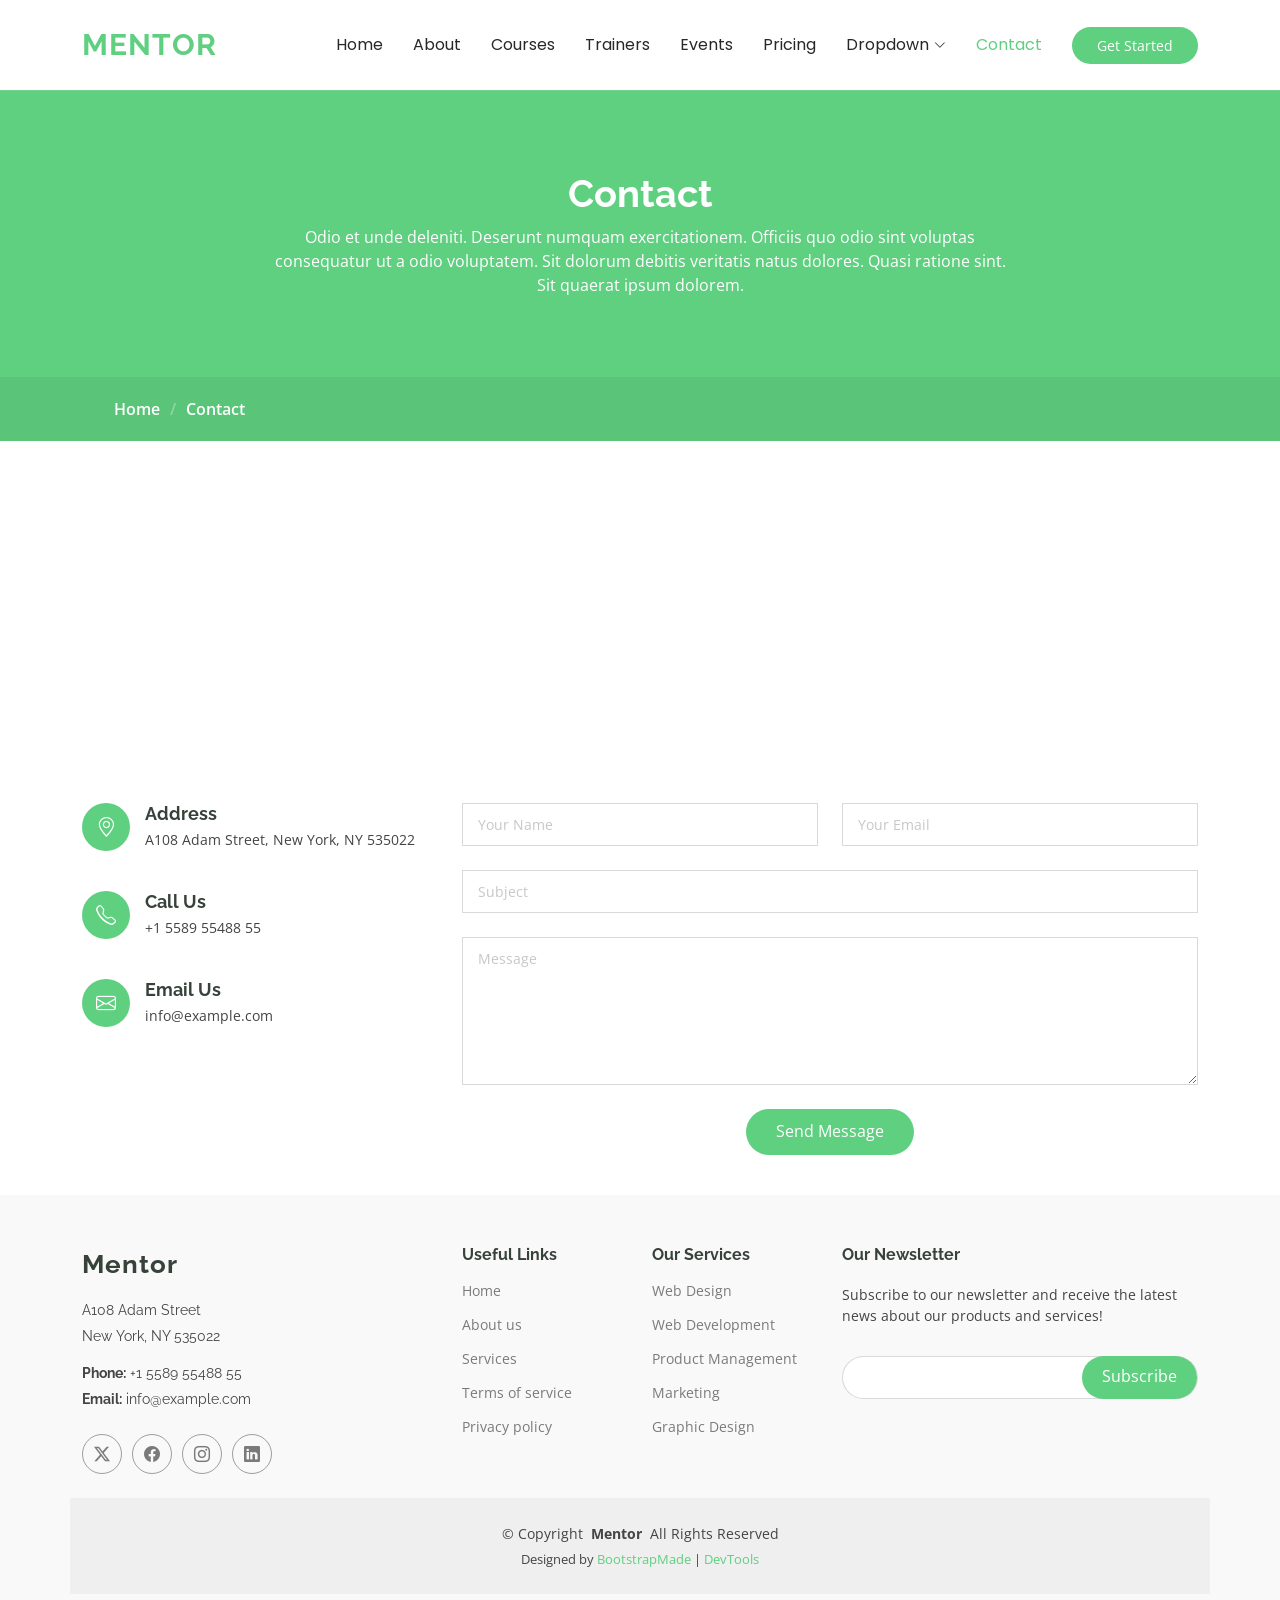
<file: contact.html>
<!DOCTYPE html>
<html lang="en">

<head>
  <meta charset="utf-8">
  <meta content="width=device-width, initial-scale=1.0" name="viewport">
  <title>Contact - Mentor Bootstrap Template</title>
  <meta name="description" content="">
  <meta name="keywords" content="">

  <!-- Favicons -->
  <link href="assets/img/favicon.png" rel="icon">
  <link href="assets/img/apple-touch-icon.png" rel="apple-touch-icon">

  <!-- Fonts -->
  <link href="https://fonts.googleapis.com" rel="preconnect">
  <link href="https://fonts.gstatic.com" rel="preconnect" crossorigin>
  <link
    href="https://fonts.googleapis.com/css2?family=Open+Sans:ital,wght@0,300;0,400;0,500;0,600;0,700;0,800;1,300;1,400;1,500;1,600;1,700;1,800&family=Poppins:ital,wght@0,100;0,200;0,300;0,400;0,500;0,600;0,700;0,800;0,900;1,100;1,200;1,300;1,400;1,500;1,600;1,700;1,800;1,900&family=Raleway:ital,wght@0,100;0,200;0,300;0,400;0,500;0,600;0,700;0,800;0,900;1,100;1,200;1,300;1,400;1,500;1,600;1,700;1,800;1,900&display=swap"
    rel="stylesheet">

  <!-- Vendor CSS Files -->
  <link href="assets/vendor/bootstrap/css/bootstrap.min.css" rel="stylesheet">
  <link href="assets/vendor/bootstrap-icons/bootstrap-icons.css" rel="stylesheet">
  <link href="assets/vendor/aos/aos.css" rel="stylesheet">
  <link href="assets/vendor/glightbox/css/glightbox.min.css" rel="stylesheet">
  <link href="assets/vendor/swiper/swiper-bundle.min.css" rel="stylesheet">

  <!-- Main CSS File -->
  <link href="assets/css/main.css" rel="stylesheet">

  <!-- =======================================================
  * Template Name: Mentor
  * Template URL: https://bootstrapmade.com/mentor-free-education-bootstrap-theme/
  * Updated: Jul 07 2025 with Bootstrap v5.3.7
  * Author: BootstrapMade.com
  * License: https://bootstrapmade.com/license/
  ======================================================== -->
</head>

<body class="contact-page">

  <header id="header" class="header d-flex align-items-center sticky-top">
    <div class="container-fluid container-xl position-relative d-flex align-items-center">

      <a href="index.html" class="logo d-flex align-items-center me-auto">
        <!-- Uncomment the line below if you also wish to use an image logo -->
        <!-- <img src="assets/img/logo.webp" alt=""> -->
        <h1 class="sitename">Mentor</h1>
      </a>

      <nav id="navmenu" class="navmenu">
        <ul>
          <li><a href="index.html">Home<br></a></li>
          <li><a href="about.html">About</a></li>
          <li><a href="courses.html">Courses</a></li>
          <li><a href="trainers.html">Trainers</a></li>
          <li><a href="events.html">Events</a></li>
          <li><a href="pricing.html">Pricing</a></li>
          <li class="dropdown"><a href="#"><span>Dropdown</span> <i class="bi bi-chevron-down toggle-dropdown"></i></a>
            <ul>
              <li><a href="#">Dropdown 1</a></li>
              <li class="dropdown"><a href="#"><span>Deep Dropdown</span> <i
                    class="bi bi-chevron-down toggle-dropdown"></i></a>
                <ul>
                  <li><a href="#">Deep Dropdown 1</a></li>
                  <li><a href="#">Deep Dropdown 2</a></li>
                  <li><a href="#">Deep Dropdown 3</a></li>
                  <li><a href="#">Deep Dropdown 4</a></li>
                  <li><a href="#">Deep Dropdown 5</a></li>
                </ul>
              </li>
              <li><a href="#">Dropdown 2</a></li>
              <li><a href="#">Dropdown 3</a></li>
              <li><a href="#">Dropdown 4</a></li>
            </ul>
          </li>
          <li><a href="contact.html" class="active">Contact</a></li>
        </ul>
        <i class="mobile-nav-toggle d-xl-none bi bi-list"></i>
      </nav>

      <a class="btn-getstarted" href="courses.html">Get Started</a>

    </div>
  </header>

  <main class="main">

    <!-- Page Title -->
    <div class="page-title" data-aos="fade">
      <div class="heading">
        <div class="container">
          <div class="row d-flex justify-content-center text-center">
            <div class="col-lg-8">
              <h1>Contact</h1>
              <p class="mb-0">Odio et unde deleniti. Deserunt numquam exercitationem. Officiis quo odio sint voluptas
                consequatur ut a odio voluptatem. Sit dolorum debitis veritatis natus dolores. Quasi ratione sint. Sit
                quaerat ipsum dolorem.</p>
            </div>
          </div>
        </div>
      </div>
      <nav class="breadcrumbs">
        <div class="container">
          <ol>
            <li><a href="index.html">Home</a></li>
            <li class="current">Contact</li>
          </ol>
        </div>
      </nav>
    </div><!-- End Page Title -->

    <!-- Contact Section -->
    <section id="contact" class="contact section">

      <div class="mb-5" data-aos="fade-up" data-aos-delay="200">
        <iframe style="border:0; width: 100%; height: 300px;"
          src="https://www.google.com/maps/embed?pb=!1m14!1m8!1m3!1d48389.78314118045!2d-74.006138!3d40.710059!3m2!1i1024!2i768!4f13.1!3m3!1m2!1s0x89c25a22a3bda30d%3A0xb89d1fe6bc499443!2sDowntown%20Conference%20Center!5e0!3m2!1sen!2sus!4v1676961268712!5m2!1sen!2sus"
          frameborder="0" allowfullscreen="" loading="lazy" referrerpolicy="no-referrer-when-downgrade"></iframe>
      </div><!-- End Google Maps -->

      <div class="container" data-aos="fade-up" data-aos-delay="100">

        <div class="row gy-4">

          <div class="col-lg-4">
            <div class="info-item d-flex" data-aos="fade-up" data-aos-delay="300">
              <i class="bi bi-geo-alt flex-shrink-0"></i>
              <div>
                <h3>Address</h3>
                <p>A108 Adam Street, New York, NY 535022</p>
              </div>
            </div><!-- End Info Item -->

            <div class="info-item d-flex" data-aos="fade-up" data-aos-delay="400">
              <i class="bi bi-telephone flex-shrink-0"></i>
              <div>
                <h3>Call Us</h3>
                <p>+1 5589 55488 55</p>
              </div>
            </div><!-- End Info Item -->

            <div class="info-item d-flex" data-aos="fade-up" data-aos-delay="500">
              <i class="bi bi-envelope flex-shrink-0"></i>
              <div>
                <h3>Email Us</h3>
                <p>info@example.com</p>
              </div>
            </div><!-- End Info Item -->

          </div>

          <div class="col-lg-8">
            <form action="#" method="post" class="email-form" data-aos="fade-up" data-aos-delay="200">
              <div class="row gy-4">

                <div class="col-md-6">
                  <input type="text" name="name" class="form-control" placeholder="Your Name" required="">
                </div>

                <div class="col-md-6 ">
                  <input type="email" class="form-control" name="email" placeholder="Your Email" required="">
                </div>

                <div class="col-md-12">
                  <input type="text" class="form-control" name="subject" placeholder="Subject" required="">
                </div>

                <div class="col-md-12">
                  <textarea class="form-control" name="message" rows="6" placeholder="Message" required=""></textarea>
                </div>

                <div class="col-md-12 text-center">
                  <div class="loading">Loading</div>
                  <div class="error-message"></div>
                  <div class="sent-message">Your message has been sent. Thank you!</div>

                  <button type="submit">Send Message</button>
                </div>

              </div>
            </form>
          </div><!-- End Contact Form -->

        </div>

      </div>

    </section><!-- /Contact Section -->

  </main>

  <footer id="footer" class="footer position-relative light-background">

    <div class="container footer-top">
      <div class="row gy-4">
        <div class="col-lg-4 col-md-6 footer-about">
          <a href="index.html" class="logo d-flex align-items-center">
            <span class="sitename">Mentor</span>
          </a>
          <div class="footer-contact pt-3">
            <p>A108 Adam Street</p>
            <p>New York, NY 535022</p>
            <p class="mt-3"><strong>Phone:</strong> <span>+1 5589 55488 55</span></p>
            <p><strong>Email:</strong> <span>info@example.com</span></p>
          </div>
          <div class="social-links d-flex mt-4">
            <a href=""><i class="bi bi-twitter-x"></i></a>
            <a href=""><i class="bi bi-facebook"></i></a>
            <a href=""><i class="bi bi-instagram"></i></a>
            <a href=""><i class="bi bi-linkedin"></i></a>
          </div>
        </div>

        <div class="col-lg-2 col-md-3 footer-links">
          <h4>Useful Links</h4>
          <ul>
            <li><a href="#">Home</a></li>
            <li><a href="#">About us</a></li>
            <li><a href="#">Services</a></li>
            <li><a href="#">Terms of service</a></li>
            <li><a href="#">Privacy policy</a></li>
          </ul>
        </div>

        <div class="col-lg-2 col-md-3 footer-links">
          <h4>Our Services</h4>
          <ul>
            <li><a href="#">Web Design</a></li>
            <li><a href="#">Web Development</a></li>
            <li><a href="#">Product Management</a></li>
            <li><a href="#">Marketing</a></li>
            <li><a href="#">Graphic Design</a></li>
          </ul>
        </div>

        <div class="col-lg-4 col-md-12 footer-newsletter">
          <h4>Our Newsletter</h4>
          <p>Subscribe to our newsletter and receive the latest news about our products and services!</p>
          <form action="#" method="post" class="email-form">
            <div class="newsletter-form"><input type="email" name="email"><input type="submit" value="Subscribe"></div>
            <div class="loading">Loading</div>
            <div class="error-message"></div>
            <div class="sent-message">Your subscription request has been sent. Thank you!</div>
          </form>
        </div>

      </div>
    </div>

    <div class="container copyright text-center mt-4">
      <p>© <span>Copyright</span> <strong class="px-1 sitename">Mentor</strong> <span>All Rights Reserved</span></p>
      <div class="credits">
        <!-- All the links in the footer should remain intact. -->
        <!-- You can delete the links only if you've purchased the pro version. -->
        <!-- Licensing information: https://bootstrapmade.com/license/ -->
        Designed by <a href="https://bootstrapmade.com/">BootstrapMade</a> | <a
          href="https://bootstrapmade.com/tools/">DevTools</a>
      </div>
    </div>

  </footer>

  <!-- Scroll Top -->
  <a href="#" id="scroll-top" class="scroll-top d-flex align-items-center justify-content-center"><i
      class="bi bi-arrow-up-short"></i></a>

  <!-- Preloader -->
  <div id="preloader"></div>

  <!-- Vendor JS Files -->
  <script src="assets/vendor/bootstrap/js/bootstrap.bundle.min.js"></script>
  <script src="assets/vendor/aos/aos.js"></script>
  <script src="assets/vendor/glightbox/js/glightbox.min.js"></script>
  <script src="assets/vendor/purecounter/purecounter_vanilla.js"></script>
  <script src="assets/vendor/swiper/swiper-bundle.min.js"></script>

  <!-- Main JS File -->
  <script src="assets/js/main.js"></script>

</body>

</html>
</file>
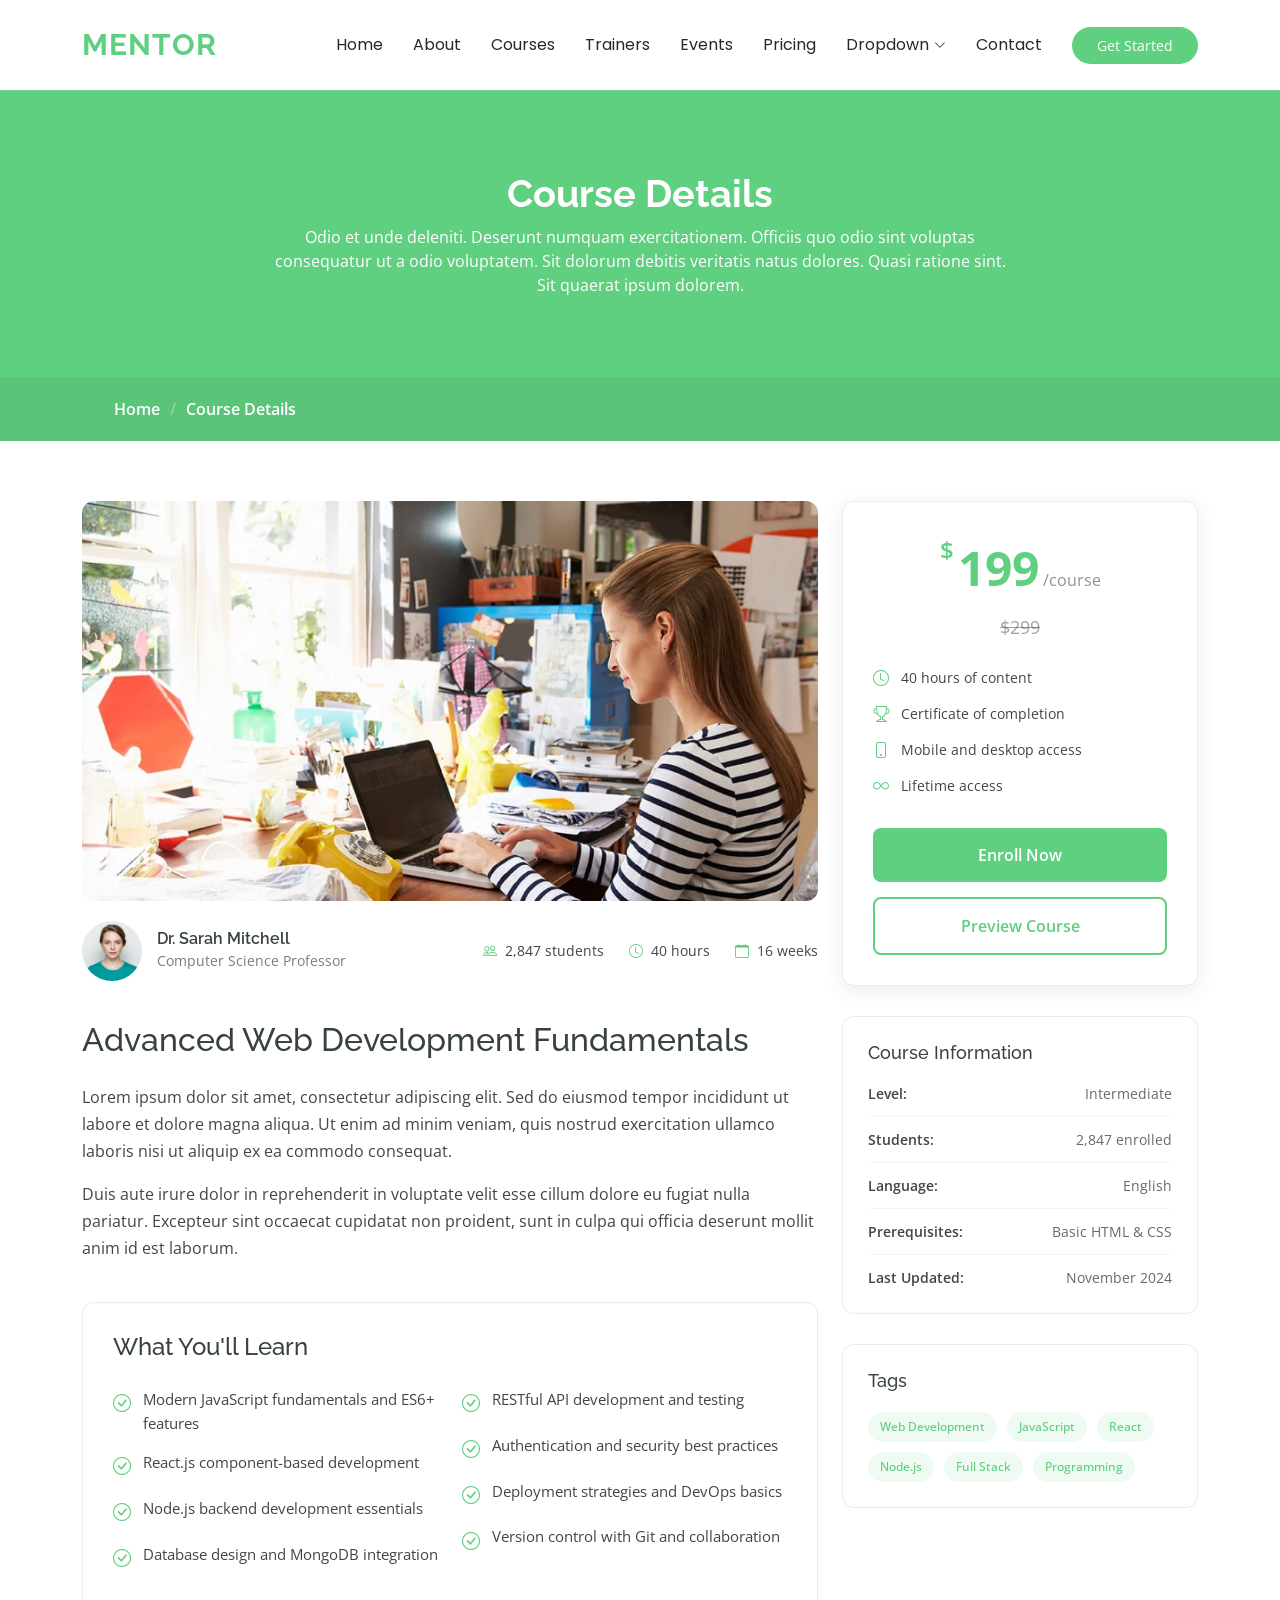
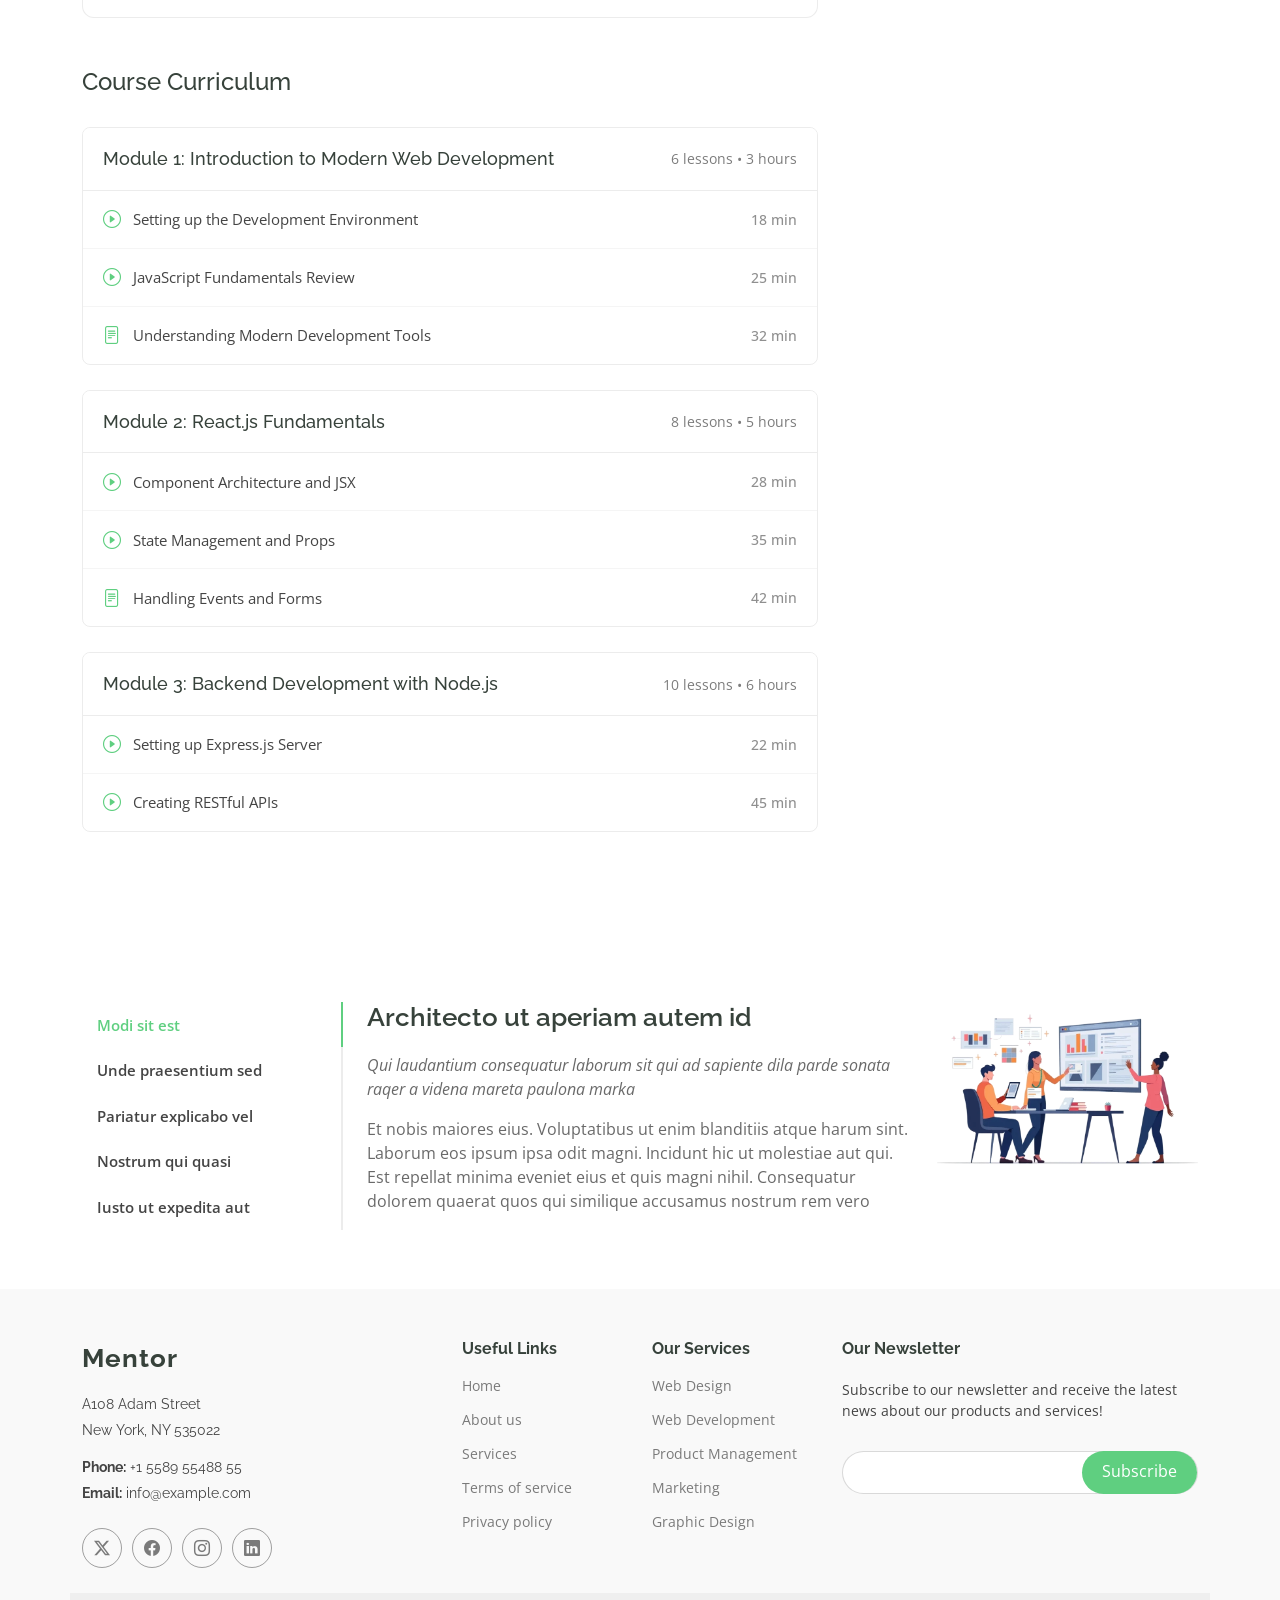
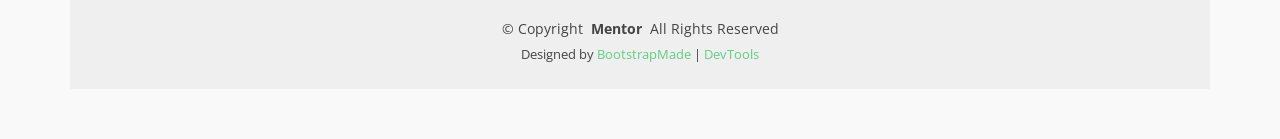
<file: course-details.html>
<!DOCTYPE html>
<html lang="en">

<head>
  <meta charset="utf-8">
  <meta content="width=device-width, initial-scale=1.0" name="viewport">
  <title>Course Details - Mentor Bootstrap Template</title>
  <meta name="description" content="">
  <meta name="keywords" content="">

  <!-- Favicons -->
  <link href="assets/img/favicon.png" rel="icon">
  <link href="assets/img/apple-touch-icon.png" rel="apple-touch-icon">

  <!-- Fonts -->
  <link href="https://fonts.googleapis.com" rel="preconnect">
  <link href="https://fonts.gstatic.com" rel="preconnect" crossorigin>
  <link href="https://fonts.googleapis.com/css2?family=Open+Sans:ital,wght@0,300;0,400;0,500;0,600;0,700;0,800;1,300;1,400;1,500;1,600;1,700;1,800&family=Poppins:ital,wght@0,100;0,200;0,300;0,400;0,500;0,600;0,700;0,800;0,900;1,100;1,200;1,300;1,400;1,500;1,600;1,700;1,800;1,900&family=Raleway:ital,wght@0,100;0,200;0,300;0,400;0,500;0,600;0,700;0,800;0,900;1,100;1,200;1,300;1,400;1,500;1,600;1,700;1,800;1,900&display=swap" rel="stylesheet">

  <!-- Vendor CSS Files -->
  <link href="assets/vendor/bootstrap/css/bootstrap.min.css" rel="stylesheet">
  <link href="assets/vendor/bootstrap-icons/bootstrap-icons.css" rel="stylesheet">
  <link href="assets/vendor/aos/aos.css" rel="stylesheet">
  <link href="assets/vendor/glightbox/css/glightbox.min.css" rel="stylesheet">
  <link href="assets/vendor/swiper/swiper-bundle.min.css" rel="stylesheet">

  <!-- Main CSS File -->
  <link href="assets/css/main.css" rel="stylesheet">

  <!-- =======================================================
  * Template Name: Mentor
  * Template URL: https://bootstrapmade.com/mentor-free-education-bootstrap-theme/
  * Updated: Jul 07 2025 with Bootstrap v5.3.7
  * Author: BootstrapMade.com
  * License: https://bootstrapmade.com/license/
  ======================================================== -->
</head>

<body class="course-details-page">

  <header id="header" class="header d-flex align-items-center sticky-top">
    <div class="container-fluid container-xl position-relative d-flex align-items-center">

      <a href="index.html" class="logo d-flex align-items-center me-auto">
        <!-- Uncomment the line below if you also wish to use an image logo -->
        <!-- <img src="assets/img/logo.webp" alt=""> -->
        <h1 class="sitename">Mentor</h1>
      </a>

      <nav id="navmenu" class="navmenu">
        <ul>
          <li><a href="index.html">Home<br></a></li>
          <li><a href="about.html">About</a></li>
          <li><a href="courses.html">Courses</a></li>
          <li><a href="trainers.html">Trainers</a></li>
          <li><a href="events.html">Events</a></li>
          <li><a href="pricing.html">Pricing</a></li>
          <li class="dropdown"><a href="#"><span>Dropdown</span> <i class="bi bi-chevron-down toggle-dropdown"></i></a>
            <ul>
              <li><a href="#">Dropdown 1</a></li>
              <li class="dropdown"><a href="#"><span>Deep Dropdown</span> <i class="bi bi-chevron-down toggle-dropdown"></i></a>
                <ul>
                  <li><a href="#">Deep Dropdown 1</a></li>
                  <li><a href="#">Deep Dropdown 2</a></li>
                  <li><a href="#">Deep Dropdown 3</a></li>
                  <li><a href="#">Deep Dropdown 4</a></li>
                  <li><a href="#">Deep Dropdown 5</a></li>
                </ul>
              </li>
              <li><a href="#">Dropdown 2</a></li>
              <li><a href="#">Dropdown 3</a></li>
              <li><a href="#">Dropdown 4</a></li>
            </ul>
          </li>
          <li><a href="contact.html">Contact</a></li>
        </ul>
        <i class="mobile-nav-toggle d-xl-none bi bi-list"></i>
      </nav>

      <a class="btn-getstarted" href="courses.html">Get Started</a>

    </div>
  </header>

  <main class="main">

    <!-- Page Title -->
    <div class="page-title" data-aos="fade">
      <div class="heading">
        <div class="container">
          <div class="row d-flex justify-content-center text-center">
            <div class="col-lg-8">
              <h1>Course Details</h1>
              <p class="mb-0">Odio et unde deleniti. Deserunt numquam exercitationem. Officiis quo odio sint voluptas consequatur ut a odio voluptatem. Sit dolorum debitis veritatis natus dolores. Quasi ratione sint. Sit quaerat ipsum dolorem.</p>
            </div>
          </div>
        </div>
      </div>
      <nav class="breadcrumbs">
        <div class="container">
          <ol>
            <li><a href="index.html">Home</a></li>
            <li class="current">Course Details</li>
          </ol>
        </div>
      </nav>
    </div><!-- End Page Title -->

    <!-- Course Details Section -->
    <section id="course-details" class="course-details section">

      <div class="container" data-aos="fade-up" data-aos-delay="100">

        <div class="row">
          <div class="col-lg-8">

            <!-- Course Header -->
            <div class="course-header" data-aos="fade-up" data-aos-delay="200">
              <div class="course-image">
                <img src="assets/img/course/course-details-1.webp" alt="Course Image" class="img-fluid">
              </div>
              <div class="course-meta">
                <div class="instructor">
                  <img src="assets/img/person/person-f-3.webp" alt="Instructor" class="instructor-avatar">
                  <div class="instructor-info">
                    <h6>Dr. Sarah Mitchell</h6>
                    <span>Computer Science Professor</span>
                  </div>
                </div>
                <div class="course-stats">
                  <div class="stat-item">
                    <i class="bi bi-people"></i>
                    <span>2,847 students</span>
                  </div>
                  <div class="stat-item">
                    <i class="bi bi-clock"></i>
                    <span>40 hours</span>
                  </div>
                  <div class="stat-item">
                    <i class="bi bi-calendar"></i>
                    <span>16 weeks</span>
                  </div>
                </div>
              </div>
            </div><!-- End Course Header -->

            <!-- Course Content -->
            <div class="course-content" data-aos="fade-up" data-aos-delay="300">
              <h2>Advanced Web Development Fundamentals</h2>

              <div class="course-description">
                <p>Lorem ipsum dolor sit amet, consectetur adipiscing elit. Sed do eiusmod tempor incididunt ut labore et dolore magna aliqua. Ut enim ad minim veniam, quis nostrud exercitation ullamco laboris nisi ut aliquip ex ea commodo consequat.</p>

                <p>Duis aute irure dolor in reprehenderit in voluptate velit esse cillum dolore eu fugiat nulla pariatur. Excepteur sint occaecat cupidatat non proident, sunt in culpa qui officia deserunt mollit anim id est laborum.</p>
              </div>

              <div class="what-you-learn">
                <h3>What You'll Learn</h3>
                <div class="row">
                  <div class="col-md-6">
                    <ul class="learn-list">
                      <li><i class="bi bi-check-circle"></i>Modern JavaScript fundamentals and ES6+ features</li>
                      <li><i class="bi bi-check-circle"></i>React.js component-based development</li>
                      <li><i class="bi bi-check-circle"></i>Node.js backend development essentials</li>
                      <li><i class="bi bi-check-circle"></i>Database design and MongoDB integration</li>
                    </ul>
                  </div>
                  <div class="col-md-6">
                    <ul class="learn-list">
                      <li><i class="bi bi-check-circle"></i>RESTful API development and testing</li>
                      <li><i class="bi bi-check-circle"></i>Authentication and security best practices</li>
                      <li><i class="bi bi-check-circle"></i>Deployment strategies and DevOps basics</li>
                      <li><i class="bi bi-check-circle"></i>Version control with Git and collaboration</li>
                    </ul>
                  </div>
                </div>
              </div>

            </div><!-- End Course Content -->

            <!-- Course Curriculum -->
            <div class="course-curriculum" data-aos="fade-up" data-aos-delay="400">
              <h3>Course Curriculum</h3>

              <div class="curriculum-section">
                <div class="section-header">
                  <h4>Module 1: Introduction to Modern Web Development</h4>
                  <span class="lessons-count">6 lessons • 3 hours</span>
                </div>
                <div class="lessons">
                  <div class="lesson-item">
                    <div class="lesson-info">
                      <i class="bi bi-play-circle"></i>
                      <span>Setting up the Development Environment</span>
                    </div>
                    <span class="lesson-duration">18 min</span>
                  </div>
                  <div class="lesson-item">
                    <div class="lesson-info">
                      <i class="bi bi-play-circle"></i>
                      <span>JavaScript Fundamentals Review</span>
                    </div>
                    <span class="lesson-duration">25 min</span>
                  </div>
                  <div class="lesson-item">
                    <div class="lesson-info">
                      <i class="bi bi-file-text"></i>
                      <span>Understanding Modern Development Tools</span>
                    </div>
                    <span class="lesson-duration">32 min</span>
                  </div>
                </div>
              </div>

              <div class="curriculum-section">
                <div class="section-header">
                  <h4>Module 2: React.js Fundamentals</h4>
                  <span class="lessons-count">8 lessons • 5 hours</span>
                </div>
                <div class="lessons">
                  <div class="lesson-item">
                    <div class="lesson-info">
                      <i class="bi bi-play-circle"></i>
                      <span>Component Architecture and JSX</span>
                    </div>
                    <span class="lesson-duration">28 min</span>
                  </div>
                  <div class="lesson-item">
                    <div class="lesson-info">
                      <i class="bi bi-play-circle"></i>
                      <span>State Management and Props</span>
                    </div>
                    <span class="lesson-duration">35 min</span>
                  </div>
                  <div class="lesson-item">
                    <div class="lesson-info">
                      <i class="bi bi-file-text"></i>
                      <span>Handling Events and Forms</span>
                    </div>
                    <span class="lesson-duration">42 min</span>
                  </div>
                </div>
              </div>

              <div class="curriculum-section">
                <div class="section-header">
                  <h4>Module 3: Backend Development with Node.js</h4>
                  <span class="lessons-count">10 lessons • 6 hours</span>
                </div>
                <div class="lessons">
                  <div class="lesson-item">
                    <div class="lesson-info">
                      <i class="bi bi-play-circle"></i>
                      <span>Setting up Express.js Server</span>
                    </div>
                    <span class="lesson-duration">22 min</span>
                  </div>
                  <div class="lesson-item">
                    <div class="lesson-info">
                      <i class="bi bi-play-circle"></i>
                      <span>Creating RESTful APIs</span>
                    </div>
                    <span class="lesson-duration">45 min</span>
                  </div>
                </div>
              </div>

            </div><!-- End Course Curriculum -->

          </div>

          <div class="col-lg-4">

            <!-- Course Sidebar -->
            <div class="course-sidebar" data-aos="fade-up" data-aos-delay="200">

              <!-- Pricing Card -->
              <div class="pricing-card">
                <div class="price">
                  <span class="currency">$</span>
                  <span class="amount">199</span>
                  <span class="period">/course</span>
                </div>
                <div class="original-price">$299</div>

                <div class="course-features">
                  <div class="feature">
                    <i class="bi bi-clock"></i>
                    <span>40 hours of content</span>
                  </div>
                  <div class="feature">
                    <i class="bi bi-trophy"></i>
                    <span>Certificate of completion</span>
                  </div>
                  <div class="feature">
                    <i class="bi bi-phone"></i>
                    <span>Mobile and desktop access</span>
                  </div>
                  <div class="feature">
                    <i class="bi bi-infinity"></i>
                    <span>Lifetime access</span>
                  </div>
                </div>

                <button class="btn-enroll">Enroll Now</button>
                <button class="btn-preview">Preview Course</button>
              </div><!-- End Pricing Card -->

              <!-- Course Info -->
              <div class="course-info-card">
                <h4>Course Information</h4>
                <div class="info-item">
                  <span class="label">Level:</span>
                  <span class="value">Intermediate</span>
                </div>
                <div class="info-item">
                  <span class="label">Students:</span>
                  <span class="value">2,847 enrolled</span>
                </div>
                <div class="info-item">
                  <span class="label">Language:</span>
                  <span class="value">English</span>
                </div>
                <div class="info-item">
                  <span class="label">Prerequisites:</span>
                  <span class="value">Basic HTML &amp; CSS</span>
                </div>
                <div class="info-item">
                  <span class="label">Last Updated:</span>
                  <span class="value">November 2024</span>
                </div>
              </div><!-- End Course Info -->

              <!-- Tags -->
              <div class="course-tags">
                <h4>Tags</h4>
                <div class="tags-list">
                  <span class="tag">Web Development</span>
                  <span class="tag">JavaScript</span>
                  <span class="tag">React</span>
                  <span class="tag">Node.js</span>
                  <span class="tag">Full Stack</span>
                  <span class="tag">Programming</span>
                </div>
              </div><!-- End Tags -->

            </div><!-- End Course Sidebar -->

          </div>

        </div>

      </div>

    </section><!-- /Course Details Section -->

    <!-- Tabs Section -->
    <section id="tabs" class="tabs section">

      <div class="container" data-aos="fade-up" data-aos-delay="100">

        <div class="row">
          <div class="col-lg-3">
            <ul class="nav nav-tabs flex-column">
              <li class="nav-item">
                <a class="nav-link active show" data-bs-toggle="tab" href="#tab-1">Modi sit est</a>
              </li>
              <li class="nav-item">
                <a class="nav-link" data-bs-toggle="tab" href="#tab-2">Unde praesentium sed</a>
              </li>
              <li class="nav-item">
                <a class="nav-link" data-bs-toggle="tab" href="#tab-3">Pariatur explicabo vel</a>
              </li>
              <li class="nav-item">
                <a class="nav-link" data-bs-toggle="tab" href="#tab-4">Nostrum qui quasi</a>
              </li>
              <li class="nav-item">
                <a class="nav-link" data-bs-toggle="tab" href="#tab-5">Iusto ut expedita aut</a>
              </li>
            </ul>
          </div>
          <div class="col-lg-9 mt-4 mt-lg-0">
            <div class="tab-content">
              <div class="tab-pane active show" id="tab-1">
                <div class="row">
                  <div class="col-lg-8 details order-2 order-lg-1">
                    <h3>Architecto ut aperiam autem id</h3>
                    <p class="fst-italic">Qui laudantium consequatur laborum sit qui ad sapiente dila parde sonata raqer a videna mareta paulona marka</p>
                    <p>Et nobis maiores eius. Voluptatibus ut enim blanditiis atque harum sint. Laborum eos ipsum ipsa odit magni. Incidunt hic ut molestiae aut qui. Est repellat minima eveniet eius et quis magni nihil. Consequatur dolorem quaerat quos qui similique accusamus nostrum rem vero</p>
                  </div>
                  <div class="col-lg-4 text-center order-1 order-lg-2">
                    <img src="assets/img/illustration/illustration-13.webp" alt="" class="img-fluid">
                  </div>
                </div>
              </div>
              <div class="tab-pane" id="tab-2">
                <div class="row">
                  <div class="col-lg-8 details order-2 order-lg-1">
                    <h3>Et blanditiis nemo veritatis excepturi</h3>
                    <p class="fst-italic">Qui laudantium consequatur laborum sit qui ad sapiente dila parde sonata raqer a videna mareta paulona marka</p>
                    <p>Ea ipsum voluptatem consequatur quis est. Illum error ullam omnis quia et reiciendis sunt sunt est. Non aliquid repellendus itaque accusamus eius et velit ipsa voluptates. Optio nesciunt eaque beatae accusamus lerode pakto madirna desera vafle de nideran pal</p>
                  </div>
                  <div class="col-lg-4 text-center order-1 order-lg-2">
                    <img src="assets/img/illustration/illustration-11.webp" alt="" class="img-fluid">
                  </div>
                </div>
              </div>
              <div class="tab-pane" id="tab-3">
                <div class="row">
                  <div class="col-lg-8 details order-2 order-lg-1">
                    <h3>Impedit facilis occaecati odio neque aperiam sit</h3>
                    <p class="fst-italic">Eos voluptatibus quo. Odio similique illum id quidem non enim fuga. Qui natus non sunt dicta dolor et. In asperiores velit quaerat perferendis aut</p>
                    <p>Iure officiis odit rerum. Harum sequi eum illum corrupti culpa veritatis quisquam. Neque necessitatibus illo rerum eum ut. Commodi ipsam minima molestiae sed laboriosam a iste odio. Earum odit nesciunt fugiat sit ullam. Soluta et harum voluptatem optio quae</p>
                  </div>
                  <div class="col-lg-4 text-center order-1 order-lg-2">
                    <img src="assets/img/illustration/illustration-14.webp" alt="" class="img-fluid">
                  </div>
                </div>
              </div>
              <div class="tab-pane" id="tab-4">
                <div class="row">
                  <div class="col-lg-8 details order-2 order-lg-1">
                    <h3>Fuga dolores inventore laboriosam ut est accusamus laboriosam dolore</h3>
                    <p class="fst-italic">Totam aperiam accusamus. Repellat consequuntur iure voluptas iure porro quis delectus</p>
                    <p>Eaque consequuntur consequuntur libero expedita in voluptas. Nostrum ipsam necessitatibus aliquam fugiat debitis quis velit. Eum ex maxime error in consequatur corporis atque. Eligendi asperiores sed qui veritatis aperiam quia a laborum inventore</p>
                  </div>
                  <div class="col-lg-4 text-center order-1 order-lg-2">
                    <img src="assets/img/illustration/illustration-12.webp" alt="" class="img-fluid">
                  </div>
                </div>
              </div>
              <div class="tab-pane" id="tab-5">
                <div class="row">
                  <div class="col-lg-8 details order-2 order-lg-1">
                    <h3>Est eveniet ipsam sindera pad rone matrelat sando reda</h3>
                    <p class="fst-italic">Omnis blanditiis saepe eos autem qui sunt debitis porro quia.</p>
                    <p>Exercitationem nostrum omnis. Ut reiciendis repudiandae minus. Omnis recusandae ut non quam ut quod eius qui. Ipsum quia odit vero atque qui quibusdam amet. Occaecati sed est sint aut vitae molestiae voluptate vel</p>
                  </div>
                  <div class="col-lg-4 text-center order-1 order-lg-2">
                    <img src="assets/img/illustration/illustration-10.webp" alt="" class="img-fluid">
                  </div>
                </div>
              </div>
            </div>
          </div>
        </div>

      </div>

    </section><!-- /Tabs Section -->

  </main>

  <footer id="footer" class="footer position-relative light-background">

    <div class="container footer-top">
      <div class="row gy-4">
        <div class="col-lg-4 col-md-6 footer-about">
          <a href="index.html" class="logo d-flex align-items-center">
            <span class="sitename">Mentor</span>
          </a>
          <div class="footer-contact pt-3">
            <p>A108 Adam Street</p>
            <p>New York, NY 535022</p>
            <p class="mt-3"><strong>Phone:</strong> <span>+1 5589 55488 55</span></p>
            <p><strong>Email:</strong> <span>info@example.com</span></p>
          </div>
          <div class="social-links d-flex mt-4">
            <a href=""><i class="bi bi-twitter-x"></i></a>
            <a href=""><i class="bi bi-facebook"></i></a>
            <a href=""><i class="bi bi-instagram"></i></a>
            <a href=""><i class="bi bi-linkedin"></i></a>
          </div>
        </div>

        <div class="col-lg-2 col-md-3 footer-links">
          <h4>Useful Links</h4>
          <ul>
            <li><a href="#">Home</a></li>
            <li><a href="#">About us</a></li>
            <li><a href="#">Services</a></li>
            <li><a href="#">Terms of service</a></li>
            <li><a href="#">Privacy policy</a></li>
          </ul>
        </div>

        <div class="col-lg-2 col-md-3 footer-links">
          <h4>Our Services</h4>
          <ul>
            <li><a href="#">Web Design</a></li>
            <li><a href="#">Web Development</a></li>
            <li><a href="#">Product Management</a></li>
            <li><a href="#">Marketing</a></li>
            <li><a href="#">Graphic Design</a></li>
          </ul>
        </div>

        <div class="col-lg-4 col-md-12 footer-newsletter">
          <h4>Our Newsletter</h4>
          <p>Subscribe to our newsletter and receive the latest news about our products and services!</p>
          <form action="#" method="post" class="email-form">
            <div class="newsletter-form"><input type="email" name="email"><input type="submit" value="Subscribe"></div>
            <div class="loading">Loading</div>
            <div class="error-message"></div>
            <div class="sent-message">Your subscription request has been sent. Thank you!</div>
          </form>
        </div>

      </div>
    </div>

    <div class="container copyright text-center mt-4">
      <p>© <span>Copyright</span> <strong class="px-1 sitename">Mentor</strong> <span>All Rights Reserved</span></p>
      <div class="credits">
        <!-- All the links in the footer should remain intact. -->
        <!-- You can delete the links only if you've purchased the pro version. -->
        <!-- Licensing information: https://bootstrapmade.com/license/ -->
        Designed by <a href="https://bootstrapmade.com/">BootstrapMade</a> | <a href="https://bootstrapmade.com/tools/">DevTools</a>
      </div>
    </div>

  </footer>

  <!-- Scroll Top -->
  <a href="#" id="scroll-top" class="scroll-top d-flex align-items-center justify-content-center"><i class="bi bi-arrow-up-short"></i></a>

  <!-- Preloader -->
  <div id="preloader"></div>

  <!-- Vendor JS Files -->
  <script src="assets/vendor/bootstrap/js/bootstrap.bundle.min.js"></script>
  <script src="assets/vendor/aos/aos.js"></script>
  <script src="assets/vendor/glightbox/js/glightbox.min.js"></script>
  <script src="assets/vendor/purecounter/purecounter_vanilla.js"></script>
  <script src="assets/vendor/swiper/swiper-bundle.min.js"></script>

  <!-- Main JS File -->
  <script src="assets/js/main.js"></script>

</body>

</html>
</file>
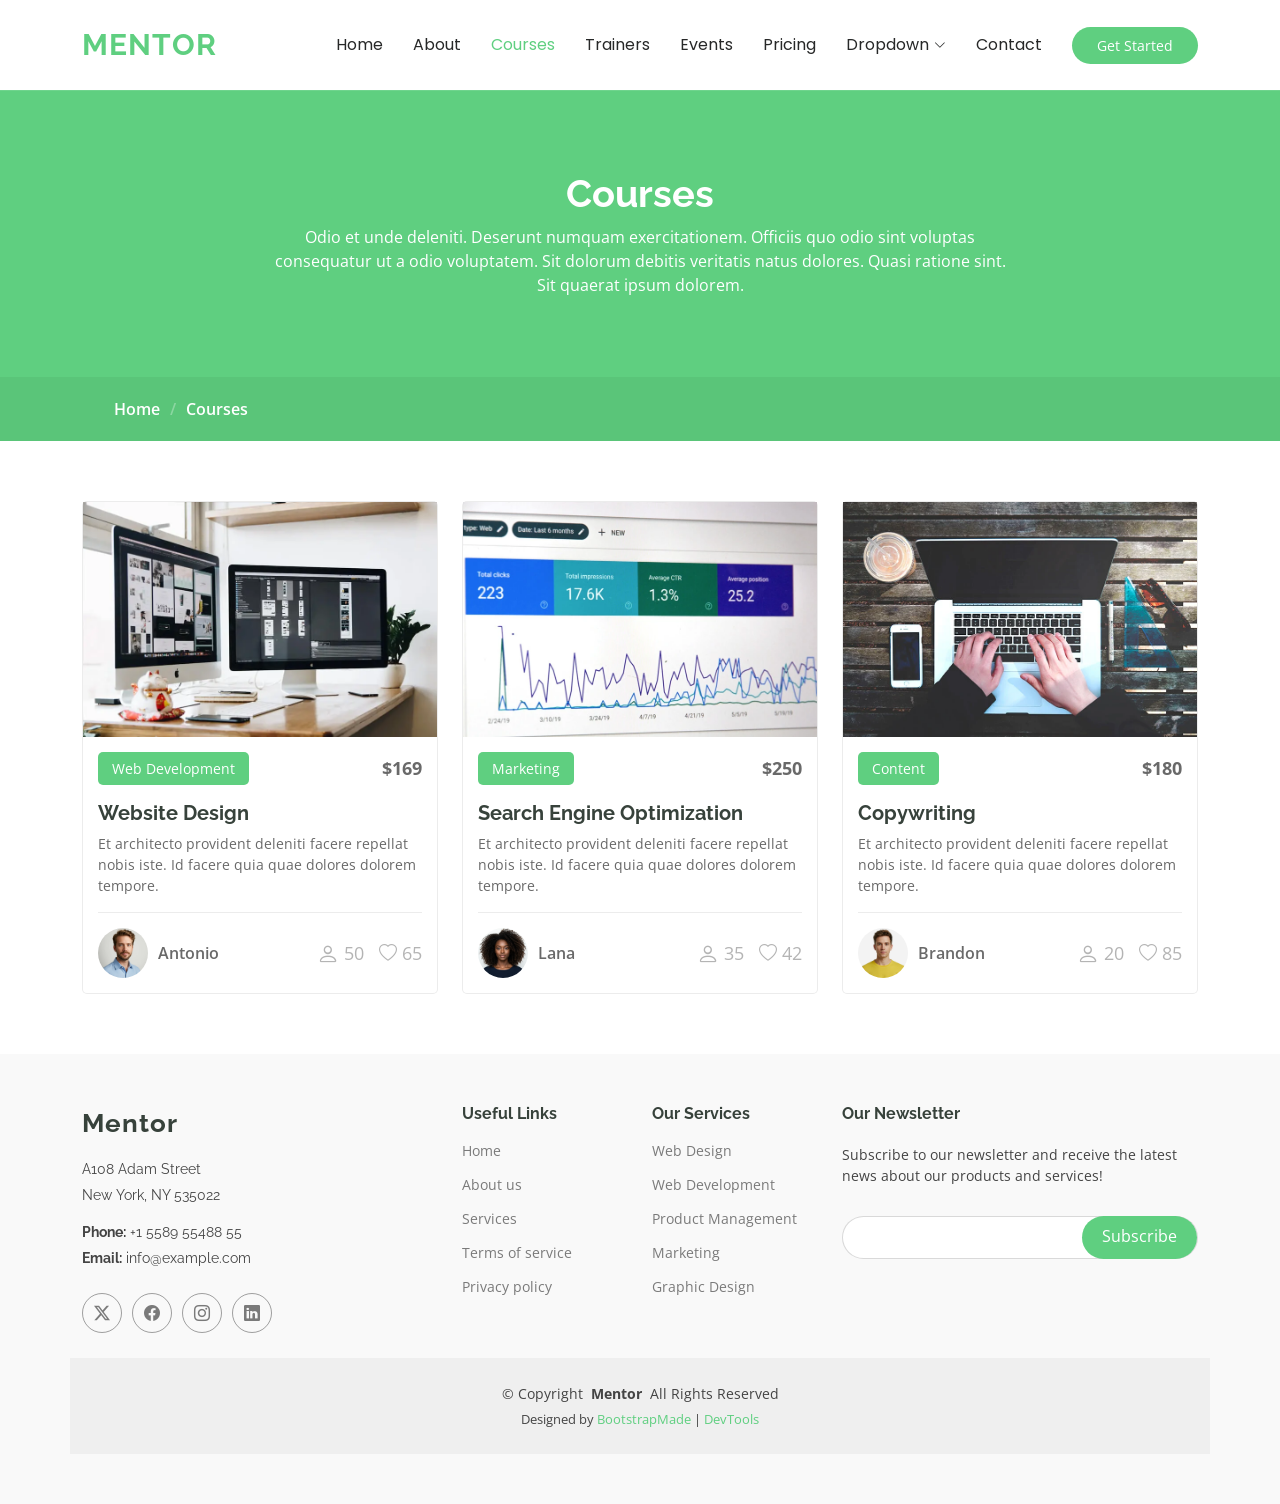
<file: courses.html>
<!DOCTYPE html>
<html lang="en">

<head>
  <meta charset="utf-8">
  <meta content="width=device-width, initial-scale=1.0" name="viewport">
  <title>Courses - Mentor Bootstrap Template</title>
  <meta name="description" content="">
  <meta name="keywords" content="">

  <!-- Favicons -->
  <link href="assets/img/favicon.png" rel="icon">
  <link href="assets/img/apple-touch-icon.png" rel="apple-touch-icon">

  <!-- Fonts -->
  <link href="https://fonts.googleapis.com" rel="preconnect">
  <link href="https://fonts.gstatic.com" rel="preconnect" crossorigin>
  <link
    href="https://fonts.googleapis.com/css2?family=Open+Sans:ital,wght@0,300;0,400;0,500;0,600;0,700;0,800;1,300;1,400;1,500;1,600;1,700;1,800&family=Poppins:ital,wght@0,100;0,200;0,300;0,400;0,500;0,600;0,700;0,800;0,900;1,100;1,200;1,300;1,400;1,500;1,600;1,700;1,800;1,900&family=Raleway:ital,wght@0,100;0,200;0,300;0,400;0,500;0,600;0,700;0,800;0,900;1,100;1,200;1,300;1,400;1,500;1,600;1,700;1,800;1,900&display=swap"
    rel="stylesheet">

  <!-- Vendor CSS Files -->
  <link href="assets/vendor/bootstrap/css/bootstrap.min.css" rel="stylesheet">
  <link href="assets/vendor/bootstrap-icons/bootstrap-icons.css" rel="stylesheet">
  <link href="assets/vendor/aos/aos.css" rel="stylesheet">
  <link href="assets/vendor/glightbox/css/glightbox.min.css" rel="stylesheet">
  <link href="assets/vendor/swiper/swiper-bundle.min.css" rel="stylesheet">

  <!-- Main CSS File -->
  <link href="assets/css/main.css" rel="stylesheet">

  <!-- =======================================================
  * Template Name: Mentor
  * Template URL: https://bootstrapmade.com/mentor-free-education-bootstrap-theme/
  * Updated: Jul 07 2025 with Bootstrap v5.3.7
  * Author: BootstrapMade.com
  * License: https://bootstrapmade.com/license/
  ======================================================== -->
</head>

<body class="courses-page">

  <header id="header" class="header d-flex align-items-center sticky-top">
    <div class="container-fluid container-xl position-relative d-flex align-items-center">

      <a href="index.html" class="logo d-flex align-items-center me-auto">
        <!-- Uncomment the line below if you also wish to use an image logo -->
        <!-- <img src="assets/img/logo.webp" alt=""> -->
        <h1 class="sitename">Mentor</h1>
      </a>

      <nav id="navmenu" class="navmenu">
        <ul>
          <li><a href="index.html">Home<br></a></li>
          <li><a href="about.html">About</a></li>
          <li><a href="courses.html" class="active">Courses</a></li>
          <li><a href="trainers.html">Trainers</a></li>
          <li><a href="events.html">Events</a></li>
          <li><a href="pricing.html">Pricing</a></li>
          <li class="dropdown"><a href="#"><span>Dropdown</span> <i class="bi bi-chevron-down toggle-dropdown"></i></a>
            <ul>
              <li><a href="#">Dropdown 1</a></li>
              <li class="dropdown"><a href="#"><span>Deep Dropdown</span> <i
                    class="bi bi-chevron-down toggle-dropdown"></i></a>
                <ul>
                  <li><a href="#">Deep Dropdown 1</a></li>
                  <li><a href="#">Deep Dropdown 2</a></li>
                  <li><a href="#">Deep Dropdown 3</a></li>
                  <li><a href="#">Deep Dropdown 4</a></li>
                  <li><a href="#">Deep Dropdown 5</a></li>
                </ul>
              </li>
              <li><a href="#">Dropdown 2</a></li>
              <li><a href="#">Dropdown 3</a></li>
              <li><a href="#">Dropdown 4</a></li>
            </ul>
          </li>
          <li><a href="contact.html">Contact</a></li>
        </ul>
        <i class="mobile-nav-toggle d-xl-none bi bi-list"></i>
      </nav>

      <a class="btn-getstarted" href="courses.html">Get Started</a>

    </div>
  </header>

  <main class="main">

    <!-- Page Title -->
    <div class="page-title" data-aos="fade">
      <div class="heading">
        <div class="container">
          <div class="row d-flex justify-content-center text-center">
            <div class="col-lg-8">
              <h1>Courses</h1>
              <p class="mb-0">Odio et unde deleniti. Deserunt numquam exercitationem. Officiis quo odio sint voluptas
                consequatur ut a odio voluptatem. Sit dolorum debitis veritatis natus dolores. Quasi ratione sint. Sit
                quaerat ipsum dolorem.</p>
            </div>
          </div>
        </div>
      </div>
      <nav class="breadcrumbs">
        <div class="container">
          <ol>
            <li><a href="index.html">Home</a></li>
            <li class="current">Courses</li>
          </ol>
        </div>
      </nav>
    </div><!-- End Page Title -->

    <!-- Courses Section -->
    <section id="courses" class="courses section">

      <div class="container">

        <div class="row">

          <div class="col-lg-4 col-md-6 d-flex align-items-stretch" data-aos="zoom-in" data-aos-delay="100">
            <div class="course-item">
              <img src="assets/img/course/course-1.webp" class="img-fluid" alt="...">
              <div class="course-content">
                <div class="d-flex justify-content-between align-items-center mb-3">
                  <p class="category">Web Development</p>
                  <p class="price">$169</p>
                </div>

                <h3><a href="course-details.html">Website Design</a></h3>
                <p class="description">Et architecto provident deleniti facere repellat nobis iste. Id facere quia quae
                  dolores dolorem tempore.</p>
                <div class="trainer d-flex justify-content-between align-items-center">
                  <div class="trainer-profile d-flex align-items-center">
                    <img src="assets/img/person/person-m-7.webp" class="img-fluid" alt="">
                    <a href="" class="trainer-link">Antonio</a>
                  </div>
                  <div class="trainer-rank d-flex align-items-center">
                    <i class="bi bi-person user-icon"></i>&nbsp;50
                    &nbsp;&nbsp;
                    <i class="bi bi-heart heart-icon"></i>&nbsp;65
                  </div>
                </div>
              </div>
            </div>
          </div> <!-- End Course Item-->

          <div class="col-lg-4 col-md-6 d-flex align-items-stretch mt-4 mt-md-0" data-aos="zoom-in"
            data-aos-delay="200">
            <div class="course-item">
              <img src="assets/img/course/course-2.webp" class="img-fluid" alt="...">
              <div class="course-content">
                <div class="d-flex justify-content-between align-items-center mb-3">
                  <p class="category">Marketing</p>
                  <p class="price">$250</p>
                </div>

                <h3><a href="course-details.html">Search Engine Optimization</a></h3>
                <p class="description">Et architecto provident deleniti facere repellat nobis iste. Id facere quia quae
                  dolores dolorem tempore.</p>
                <div class="trainer d-flex justify-content-between align-items-center">
                  <div class="trainer-profile d-flex align-items-center">
                    <img src="assets/img/person/person-f-14.webp" class="img-fluid" alt="">
                    <a href="" class="trainer-link">Lana</a>
                  </div>
                  <div class="trainer-rank d-flex align-items-center">
                    <i class="bi bi-person user-icon"></i>&nbsp;35
                    &nbsp;&nbsp;
                    <i class="bi bi-heart heart-icon"></i>&nbsp;42
                  </div>
                </div>
              </div>
            </div>
          </div> <!-- End Course Item-->

          <div class="col-lg-4 col-md-6 d-flex align-items-stretch mt-4 mt-lg-0" data-aos="zoom-in"
            data-aos-delay="300">
            <div class="course-item">
              <img src="assets/img/course/course-3.webp" class="img-fluid" alt="...">
              <div class="course-content">
                <div class="d-flex justify-content-between align-items-center mb-3">
                  <p class="category">Content</p>
                  <p class="price">$180</p>
                </div>

                <h3><a href="course-details.html">Copywriting</a></h3>
                <p class="description">Et architecto provident deleniti facere repellat nobis iste. Id facere quia quae
                  dolores dolorem tempore.</p>
                <div class="trainer d-flex justify-content-between align-items-center">
                  <div class="trainer-profile d-flex align-items-center">
                    <img src="assets/img/person/person-m-12.webp" class="img-fluid" alt="">
                    <a href="" class="trainer-link">Brandon</a>
                  </div>
                  <div class="trainer-rank d-flex align-items-center">
                    <i class="bi bi-person user-icon"></i>&nbsp;20
                    &nbsp;&nbsp;
                    <i class="bi bi-heart heart-icon"></i>&nbsp;85
                  </div>
                </div>
              </div>
            </div>
          </div> <!-- End Course Item-->

        </div>

      </div>

    </section><!-- /Courses Section -->

  </main>

  <footer id="footer" class="footer position-relative light-background">

    <div class="container footer-top">
      <div class="row gy-4">
        <div class="col-lg-4 col-md-6 footer-about">
          <a href="index.html" class="logo d-flex align-items-center">
            <span class="sitename">Mentor</span>
          </a>
          <div class="footer-contact pt-3">
            <p>A108 Adam Street</p>
            <p>New York, NY 535022</p>
            <p class="mt-3"><strong>Phone:</strong> <span>+1 5589 55488 55</span></p>
            <p><strong>Email:</strong> <span>info@example.com</span></p>
          </div>
          <div class="social-links d-flex mt-4">
            <a href=""><i class="bi bi-twitter-x"></i></a>
            <a href=""><i class="bi bi-facebook"></i></a>
            <a href=""><i class="bi bi-instagram"></i></a>
            <a href=""><i class="bi bi-linkedin"></i></a>
          </div>
        </div>

        <div class="col-lg-2 col-md-3 footer-links">
          <h4>Useful Links</h4>
          <ul>
            <li><a href="#">Home</a></li>
            <li><a href="#">About us</a></li>
            <li><a href="#">Services</a></li>
            <li><a href="#">Terms of service</a></li>
            <li><a href="#">Privacy policy</a></li>
          </ul>
        </div>

        <div class="col-lg-2 col-md-3 footer-links">
          <h4>Our Services</h4>
          <ul>
            <li><a href="#">Web Design</a></li>
            <li><a href="#">Web Development</a></li>
            <li><a href="#">Product Management</a></li>
            <li><a href="#">Marketing</a></li>
            <li><a href="#">Graphic Design</a></li>
          </ul>
        </div>

        <div class="col-lg-4 col-md-12 footer-newsletter">
          <h4>Our Newsletter</h4>
          <p>Subscribe to our newsletter and receive the latest news about our products and services!</p>
          <form action="#" method="post" class="email-form">
            <div class="newsletter-form"><input type="email" name="email"><input type="submit" value="Subscribe"></div>
            <div class="loading">Loading</div>
            <div class="error-message"></div>
            <div class="sent-message">Your subscription request has been sent. Thank you!</div>
          </form>
        </div>

      </div>
    </div>

    <div class="container copyright text-center mt-4">
      <p>© <span>Copyright</span> <strong class="px-1 sitename">Mentor</strong> <span>All Rights Reserved</span></p>
      <div class="credits">
        <!-- All the links in the footer should remain intact. -->
        <!-- You can delete the links only if you've purchased the pro version. -->
        <!-- Licensing information: https://bootstrapmade.com/license/ -->
        Designed by <a href="https://bootstrapmade.com/">BootstrapMade</a> | <a
          href="https://bootstrapmade.com/tools/">DevTools</a>
      </div>
    </div>

  </footer>

  <!-- Scroll Top -->
  <a href="#" id="scroll-top" class="scroll-top d-flex align-items-center justify-content-center"><i
      class="bi bi-arrow-up-short"></i></a>

  <!-- Preloader -->
  <div id="preloader"></div>

  <!-- Vendor JS Files -->
  <script src="assets/vendor/bootstrap/js/bootstrap.bundle.min.js"></script>
  <script src="assets/vendor/aos/aos.js"></script>
  <script src="assets/vendor/glightbox/js/glightbox.min.js"></script>
  <script src="assets/vendor/purecounter/purecounter_vanilla.js"></script>
  <script src="assets/vendor/swiper/swiper-bundle.min.js"></script>

  <!-- Main JS File -->
  <script src="assets/js/main.js"></script>

</body>

</html>
</file>
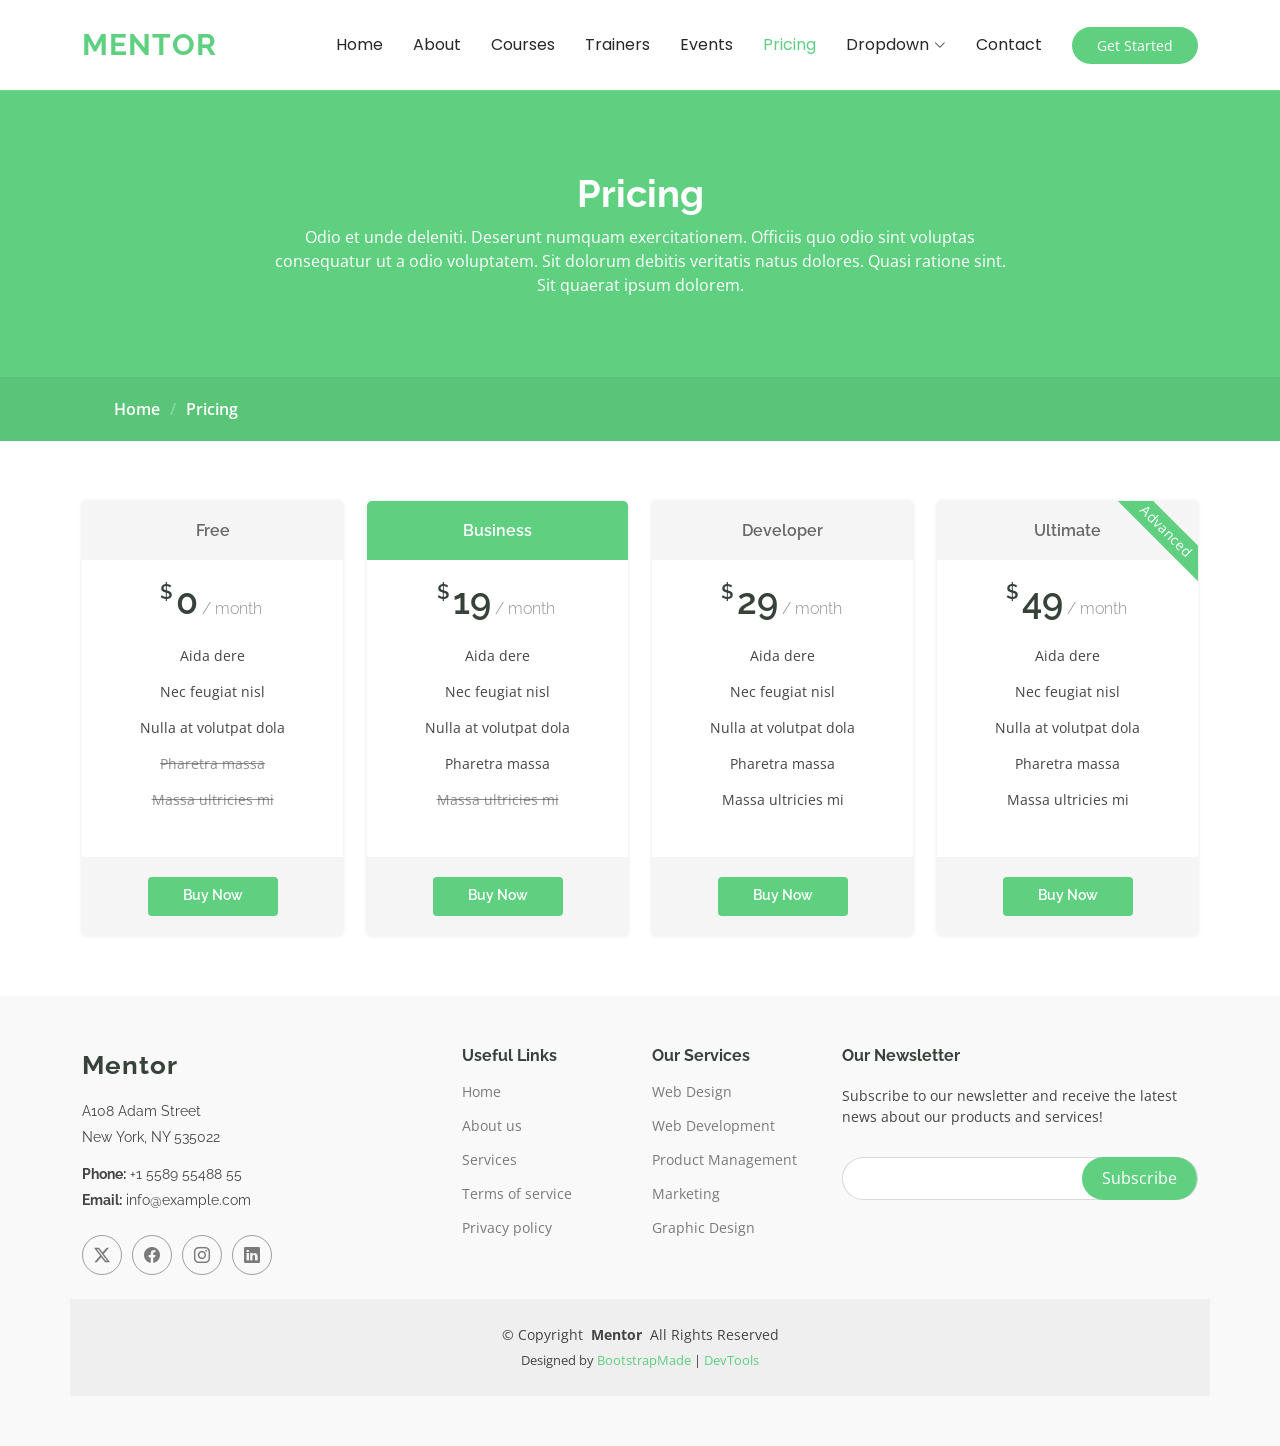
<file: pricing.html>
<!DOCTYPE html>
<html lang="en">

<head>
  <meta charset="utf-8">
  <meta content="width=device-width, initial-scale=1.0" name="viewport">
  <title>Pricing - Mentor Bootstrap Template</title>
  <meta name="description" content="">
  <meta name="keywords" content="">

  <!-- Favicons -->
  <link href="assets/img/favicon.png" rel="icon">
  <link href="assets/img/apple-touch-icon.png" rel="apple-touch-icon">

  <!-- Fonts -->
  <link href="https://fonts.googleapis.com" rel="preconnect">
  <link href="https://fonts.gstatic.com" rel="preconnect" crossorigin>
  <link href="https://fonts.googleapis.com/css2?family=Open+Sans:ital,wght@0,300;0,400;0,500;0,600;0,700;0,800;1,300;1,400;1,500;1,600;1,700;1,800&family=Poppins:ital,wght@0,100;0,200;0,300;0,400;0,500;0,600;0,700;0,800;0,900;1,100;1,200;1,300;1,400;1,500;1,600;1,700;1,800;1,900&family=Raleway:ital,wght@0,100;0,200;0,300;0,400;0,500;0,600;0,700;0,800;0,900;1,100;1,200;1,300;1,400;1,500;1,600;1,700;1,800;1,900&display=swap" rel="stylesheet">

  <!-- Vendor CSS Files -->
  <link href="assets/vendor/bootstrap/css/bootstrap.min.css" rel="stylesheet">
  <link href="assets/vendor/bootstrap-icons/bootstrap-icons.css" rel="stylesheet">
  <link href="assets/vendor/aos/aos.css" rel="stylesheet">
  <link href="assets/vendor/glightbox/css/glightbox.min.css" rel="stylesheet">
  <link href="assets/vendor/swiper/swiper-bundle.min.css" rel="stylesheet">

  <!-- Main CSS File -->
  <link href="assets/css/main.css" rel="stylesheet">

  <!-- =======================================================
  * Template Name: Mentor
  * Template URL: https://bootstrapmade.com/mentor-free-education-bootstrap-theme/
  * Updated: Jul 07 2025 with Bootstrap v5.3.7
  * Author: BootstrapMade.com
  * License: https://bootstrapmade.com/license/
  ======================================================== -->
</head>

<body class="pricing-page">

  <header id="header" class="header d-flex align-items-center sticky-top">
    <div class="container-fluid container-xl position-relative d-flex align-items-center">

      <a href="index.html" class="logo d-flex align-items-center me-auto">
        <!-- Uncomment the line below if you also wish to use an image logo -->
        <!-- <img src="assets/img/logo.webp" alt=""> -->
        <h1 class="sitename">Mentor</h1>
      </a>

      <nav id="navmenu" class="navmenu">
        <ul>
          <li><a href="index.html">Home<br></a></li>
          <li><a href="about.html">About</a></li>
          <li><a href="courses.html">Courses</a></li>
          <li><a href="trainers.html">Trainers</a></li>
          <li><a href="events.html">Events</a></li>
          <li><a href="pricing.html" class="active">Pricing</a></li>
          <li class="dropdown"><a href="#"><span>Dropdown</span> <i class="bi bi-chevron-down toggle-dropdown"></i></a>
            <ul>
              <li><a href="#">Dropdown 1</a></li>
              <li class="dropdown"><a href="#"><span>Deep Dropdown</span> <i class="bi bi-chevron-down toggle-dropdown"></i></a>
                <ul>
                  <li><a href="#">Deep Dropdown 1</a></li>
                  <li><a href="#">Deep Dropdown 2</a></li>
                  <li><a href="#">Deep Dropdown 3</a></li>
                  <li><a href="#">Deep Dropdown 4</a></li>
                  <li><a href="#">Deep Dropdown 5</a></li>
                </ul>
              </li>
              <li><a href="#">Dropdown 2</a></li>
              <li><a href="#">Dropdown 3</a></li>
              <li><a href="#">Dropdown 4</a></li>
            </ul>
          </li>
          <li><a href="contact.html">Contact</a></li>
        </ul>
        <i class="mobile-nav-toggle d-xl-none bi bi-list"></i>
      </nav>

      <a class="btn-getstarted" href="courses.html">Get Started</a>

    </div>
  </header>

  <main class="main">

    <!-- Page Title -->
    <div class="page-title" data-aos="fade">
      <div class="heading">
        <div class="container">
          <div class="row d-flex justify-content-center text-center">
            <div class="col-lg-8">
              <h1>Pricing</h1>
              <p class="mb-0">Odio et unde deleniti. Deserunt numquam exercitationem. Officiis quo odio sint voluptas consequatur ut a odio voluptatem. Sit dolorum debitis veritatis natus dolores. Quasi ratione sint. Sit quaerat ipsum dolorem.</p>
            </div>
          </div>
        </div>
      </div>
      <nav class="breadcrumbs">
        <div class="container">
          <ol>
            <li><a href="index.html">Home</a></li>
            <li class="current">Pricing</li>
          </ol>
        </div>
      </nav>
    </div><!-- End Page Title -->

    <!-- Pricing Section -->
    <section id="pricing" class="pricing section">

      <div class="container">

        <div class="row gy-3">

          <div class="col-xl-3 col-lg-6" data-aos="fade-up" data-aos-delay="100">
            <div class="pricing-item">
              <h3>Free</h3>
              <h4><sup>$</sup>0<span> / month</span></h4>
              <ul>
                <li>Aida dere</li>
                <li>Nec feugiat nisl</li>
                <li>Nulla at volutpat dola</li>
                <li class="na">Pharetra massa</li>
                <li class="na">Massa ultricies mi</li>
              </ul>
              <div class="btn-wrap">
                <a href="#" class="btn-buy">Buy Now</a>
              </div>
            </div>
          </div><!-- End Pricing Item -->

          <div class="col-xl-3 col-lg-6" data-aos="fade-up" data-aos-delay="200">
            <div class="pricing-item featured">
              <h3>Business</h3>
              <h4><sup>$</sup>19<span> / month</span></h4>
              <ul>
                <li>Aida dere</li>
                <li>Nec feugiat nisl</li>
                <li>Nulla at volutpat dola</li>
                <li>Pharetra massa</li>
                <li class="na">Massa ultricies mi</li>
              </ul>
              <div class="btn-wrap">
                <a href="#" class="btn-buy">Buy Now</a>
              </div>
            </div>
          </div><!-- End Pricing Item -->

          <div class="col-xl-3 col-lg-6" data-aos="fade-up" data-aos-delay="400">
            <div class="pricing-item">
              <h3>Developer</h3>
              <h4><sup>$</sup>29<span> / month</span></h4>
              <ul>
                <li>Aida dere</li>
                <li>Nec feugiat nisl</li>
                <li>Nulla at volutpat dola</li>
                <li>Pharetra massa</li>
                <li>Massa ultricies mi</li>
              </ul>
              <div class="btn-wrap">
                <a href="#" class="btn-buy">Buy Now</a>
              </div>
            </div>
          </div><!-- End Pricing Item -->

          <div class="col-xl-3 col-lg-6" data-aos="fade-up" data-aos-delay="400">
            <div class="pricing-item">
              <span class="advanced">Advanced</span>
              <h3>Ultimate</h3>
              <h4><sup>$</sup>49<span> / month</span></h4>
              <ul>
                <li>Aida dere</li>
                <li>Nec feugiat nisl</li>
                <li>Nulla at volutpat dola</li>
                <li>Pharetra massa</li>
                <li>Massa ultricies mi</li>
              </ul>
              <div class="btn-wrap">
                <a href="#" class="btn-buy">Buy Now</a>
              </div>
            </div>
          </div><!-- End Pricing Item -->

        </div>

      </div>

    </section><!-- /Pricing Section -->

  </main>

  <footer id="footer" class="footer position-relative light-background">

    <div class="container footer-top">
      <div class="row gy-4">
        <div class="col-lg-4 col-md-6 footer-about">
          <a href="index.html" class="logo d-flex align-items-center">
            <span class="sitename">Mentor</span>
          </a>
          <div class="footer-contact pt-3">
            <p>A108 Adam Street</p>
            <p>New York, NY 535022</p>
            <p class="mt-3"><strong>Phone:</strong> <span>+1 5589 55488 55</span></p>
            <p><strong>Email:</strong> <span>info@example.com</span></p>
          </div>
          <div class="social-links d-flex mt-4">
            <a href=""><i class="bi bi-twitter-x"></i></a>
            <a href=""><i class="bi bi-facebook"></i></a>
            <a href=""><i class="bi bi-instagram"></i></a>
            <a href=""><i class="bi bi-linkedin"></i></a>
          </div>
        </div>

        <div class="col-lg-2 col-md-3 footer-links">
          <h4>Useful Links</h4>
          <ul>
            <li><a href="#">Home</a></li>
            <li><a href="#">About us</a></li>
            <li><a href="#">Services</a></li>
            <li><a href="#">Terms of service</a></li>
            <li><a href="#">Privacy policy</a></li>
          </ul>
        </div>

        <div class="col-lg-2 col-md-3 footer-links">
          <h4>Our Services</h4>
          <ul>
            <li><a href="#">Web Design</a></li>
            <li><a href="#">Web Development</a></li>
            <li><a href="#">Product Management</a></li>
            <li><a href="#">Marketing</a></li>
            <li><a href="#">Graphic Design</a></li>
          </ul>
        </div>

        <div class="col-lg-4 col-md-12 footer-newsletter">
          <h4>Our Newsletter</h4>
          <p>Subscribe to our newsletter and receive the latest news about our products and services!</p>
          <form action="#" method="post" class="email-form">
            <div class="newsletter-form"><input type="email" name="email"><input type="submit" value="Subscribe"></div>
            <div class="loading">Loading</div>
            <div class="error-message"></div>
            <div class="sent-message">Your subscription request has been sent. Thank you!</div>
          </form>
        </div>

      </div>
    </div>

    <div class="container copyright text-center mt-4">
      <p>© <span>Copyright</span> <strong class="px-1 sitename">Mentor</strong> <span>All Rights Reserved</span></p>
      <div class="credits">
        <!-- All the links in the footer should remain intact. -->
        <!-- You can delete the links only if you've purchased the pro version. -->
        <!-- Licensing information: https://bootstrapmade.com/license/ -->
        Designed by <a href="https://bootstrapmade.com/">BootstrapMade</a> | <a href="https://bootstrapmade.com/tools/">DevTools</a>
      </div>
    </div>

  </footer>

  <!-- Scroll Top -->
  <a href="#" id="scroll-top" class="scroll-top d-flex align-items-center justify-content-center"><i class="bi bi-arrow-up-short"></i></a>

  <!-- Preloader -->
  <div id="preloader"></div>

  <!-- Vendor JS Files -->
  <script src="assets/vendor/bootstrap/js/bootstrap.bundle.min.js"></script>
  <script src="assets/vendor/aos/aos.js"></script>
  <script src="assets/vendor/glightbox/js/glightbox.min.js"></script>
  <script src="assets/vendor/purecounter/purecounter_vanilla.js"></script>
  <script src="assets/vendor/swiper/swiper-bundle.min.js"></script>

  <!-- Main JS File -->
  <script src="assets/js/main.js"></script>

</body>

</html>
</file>
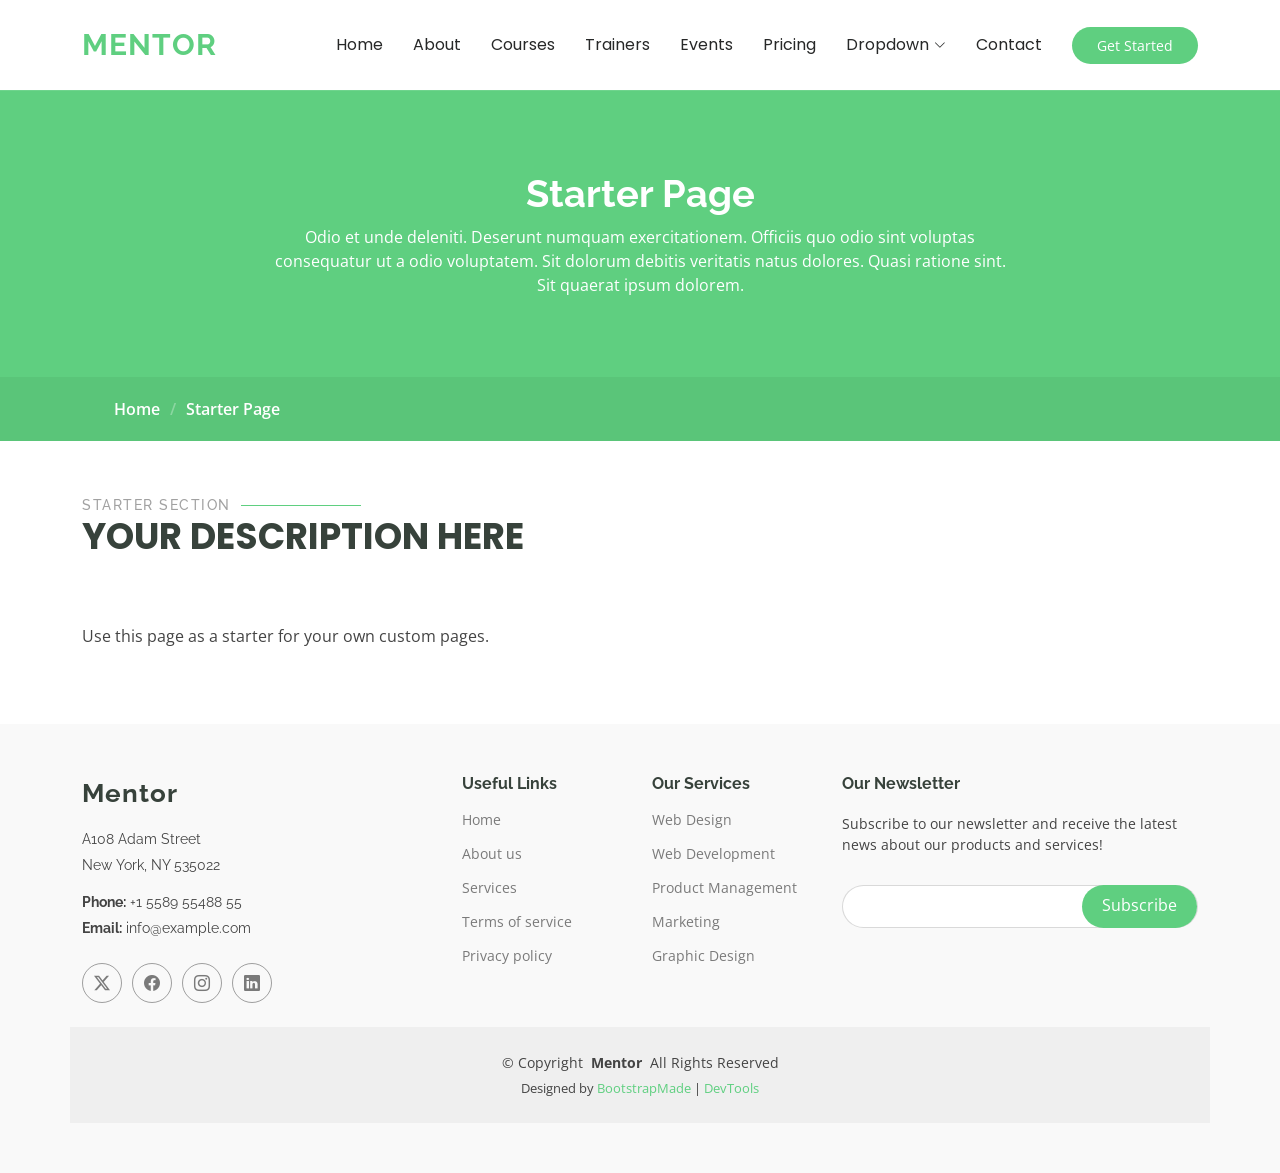
<file: starter-page.html>
<!DOCTYPE html>
<html lang="en">

<head>
  <meta charset="utf-8">
  <meta content="width=device-width, initial-scale=1.0" name="viewport">
  <title>Starter Page - Mentor Bootstrap Template</title>
  <meta name="description" content="">
  <meta name="keywords" content="">

  <!-- Favicons -->
  <link href="assets/img/favicon.png" rel="icon">
  <link href="assets/img/apple-touch-icon.png" rel="apple-touch-icon">

  <!-- Fonts -->
  <link href="https://fonts.googleapis.com" rel="preconnect">
  <link href="https://fonts.gstatic.com" rel="preconnect" crossorigin>
  <link href="https://fonts.googleapis.com/css2?family=Open+Sans:ital,wght@0,300;0,400;0,500;0,600;0,700;0,800;1,300;1,400;1,500;1,600;1,700;1,800&family=Poppins:ital,wght@0,100;0,200;0,300;0,400;0,500;0,600;0,700;0,800;0,900;1,100;1,200;1,300;1,400;1,500;1,600;1,700;1,800;1,900&family=Raleway:ital,wght@0,100;0,200;0,300;0,400;0,500;0,600;0,700;0,800;0,900;1,100;1,200;1,300;1,400;1,500;1,600;1,700;1,800;1,900&display=swap" rel="stylesheet">

  <!-- Vendor CSS Files -->
  <link href="assets/vendor/bootstrap/css/bootstrap.min.css" rel="stylesheet">
  <link href="assets/vendor/bootstrap-icons/bootstrap-icons.css" rel="stylesheet">
  <link href="assets/vendor/aos/aos.css" rel="stylesheet">
  <link href="assets/vendor/glightbox/css/glightbox.min.css" rel="stylesheet">
  <link href="assets/vendor/swiper/swiper-bundle.min.css" rel="stylesheet">

  <!-- Main CSS File -->
  <link href="assets/css/main.css" rel="stylesheet">

  <!-- =======================================================
  * Template Name: Mentor
  * Template URL: https://bootstrapmade.com/mentor-free-education-bootstrap-theme/
  * Updated: Jul 07 2025 with Bootstrap v5.3.7
  * Author: BootstrapMade.com
  * License: https://bootstrapmade.com/license/
  ======================================================== -->
</head>

<body class="starter-page-page">

  <header id="header" class="header d-flex align-items-center sticky-top">
    <div class="container-fluid container-xl position-relative d-flex align-items-center">

      <a href="index.html" class="logo d-flex align-items-center me-auto">
        <!-- Uncomment the line below if you also wish to use an image logo -->
        <!-- <img src="assets/img/logo.webp" alt=""> -->
        <h1 class="sitename">Mentor</h1>
      </a>

      <nav id="navmenu" class="navmenu">
        <ul>
          <li><a href="index.html">Home<br></a></li>
          <li><a href="about.html">About</a></li>
          <li><a href="courses.html">Courses</a></li>
          <li><a href="trainers.html">Trainers</a></li>
          <li><a href="events.html">Events</a></li>
          <li><a href="pricing.html">Pricing</a></li>
          <li class="dropdown"><a href="#"><span>Dropdown</span> <i class="bi bi-chevron-down toggle-dropdown"></i></a>
            <ul>
              <li><a href="#">Dropdown 1</a></li>
              <li class="dropdown"><a href="#"><span>Deep Dropdown</span> <i class="bi bi-chevron-down toggle-dropdown"></i></a>
                <ul>
                  <li><a href="#">Deep Dropdown 1</a></li>
                  <li><a href="#">Deep Dropdown 2</a></li>
                  <li><a href="#">Deep Dropdown 3</a></li>
                  <li><a href="#">Deep Dropdown 4</a></li>
                  <li><a href="#">Deep Dropdown 5</a></li>
                </ul>
              </li>
              <li><a href="#">Dropdown 2</a></li>
              <li><a href="#">Dropdown 3</a></li>
              <li><a href="#">Dropdown 4</a></li>
            </ul>
          </li>
          <li><a href="contact.html">Contact</a></li>
        </ul>
        <i class="mobile-nav-toggle d-xl-none bi bi-list"></i>
      </nav>

      <a class="btn-getstarted" href="courses.html">Get Started</a>

    </div>
  </header>

  <main class="main">

    <!-- Page Title -->
    <div class="page-title" data-aos="fade">
      <div class="heading">
        <div class="container">
          <div class="row d-flex justify-content-center text-center">
            <div class="col-lg-8">
              <h1>Starter Page</h1>
              <p class="mb-0">Odio et unde deleniti. Deserunt numquam exercitationem. Officiis quo odio sint voluptas consequatur ut a odio voluptatem. Sit dolorum debitis veritatis natus dolores. Quasi ratione sint. Sit quaerat ipsum dolorem.</p>
            </div>
          </div>
        </div>
      </div>
      <nav class="breadcrumbs">
        <div class="container">
          <ol>
            <li><a href="index.html">Home</a></li>
            <li class="current">Starter Page</li>
          </ol>
        </div>
      </nav>
    </div><!-- End Page Title -->

    <!-- Starter Section Section -->
    <section id="starter-section" class="starter-section section">

      <!-- Section Title -->
      <div class="container section-title" data-aos="fade-up">
        <h2>Starter Section</h2>
        <p>Your Description Here<br></p>
      </div><!-- End Section Title -->

      <div class="container" data-aos="fade-up">
        <p>Use this page as a starter for your own custom pages.</p>
      </div>

    </section><!-- /Starter Section Section -->

  </main>

  <footer id="footer" class="footer position-relative light-background">

    <div class="container footer-top">
      <div class="row gy-4">
        <div class="col-lg-4 col-md-6 footer-about">
          <a href="index.html" class="logo d-flex align-items-center">
            <span class="sitename">Mentor</span>
          </a>
          <div class="footer-contact pt-3">
            <p>A108 Adam Street</p>
            <p>New York, NY 535022</p>
            <p class="mt-3"><strong>Phone:</strong> <span>+1 5589 55488 55</span></p>
            <p><strong>Email:</strong> <span>info@example.com</span></p>
          </div>
          <div class="social-links d-flex mt-4">
            <a href=""><i class="bi bi-twitter-x"></i></a>
            <a href=""><i class="bi bi-facebook"></i></a>
            <a href=""><i class="bi bi-instagram"></i></a>
            <a href=""><i class="bi bi-linkedin"></i></a>
          </div>
        </div>

        <div class="col-lg-2 col-md-3 footer-links">
          <h4>Useful Links</h4>
          <ul>
            <li><a href="#">Home</a></li>
            <li><a href="#">About us</a></li>
            <li><a href="#">Services</a></li>
            <li><a href="#">Terms of service</a></li>
            <li><a href="#">Privacy policy</a></li>
          </ul>
        </div>

        <div class="col-lg-2 col-md-3 footer-links">
          <h4>Our Services</h4>
          <ul>
            <li><a href="#">Web Design</a></li>
            <li><a href="#">Web Development</a></li>
            <li><a href="#">Product Management</a></li>
            <li><a href="#">Marketing</a></li>
            <li><a href="#">Graphic Design</a></li>
          </ul>
        </div>

        <div class="col-lg-4 col-md-12 footer-newsletter">
          <h4>Our Newsletter</h4>
          <p>Subscribe to our newsletter and receive the latest news about our products and services!</p>
          <form action="#" method="post" class="email-form">
            <div class="newsletter-form"><input type="email" name="email"><input type="submit" value="Subscribe"></div>
            <div class="loading">Loading</div>
            <div class="error-message"></div>
            <div class="sent-message">Your subscription request has been sent. Thank you!</div>
          </form>
        </div>

      </div>
    </div>

    <div class="container copyright text-center mt-4">
      <p>© <span>Copyright</span> <strong class="px-1 sitename">Mentor</strong> <span>All Rights Reserved</span></p>
      <div class="credits">
        <!-- All the links in the footer should remain intact. -->
        <!-- You can delete the links only if you've purchased the pro version. -->
        <!-- Licensing information: https://bootstrapmade.com/license/ -->
        Designed by <a href="https://bootstrapmade.com/">BootstrapMade</a> | <a href="https://bootstrapmade.com/tools/">DevTools</a>
      </div>
    </div>

  </footer>

  <!-- Scroll Top -->
  <a href="#" id="scroll-top" class="scroll-top d-flex align-items-center justify-content-center"><i class="bi bi-arrow-up-short"></i></a>

  <!-- Preloader -->
  <div id="preloader"></div>

  <!-- Vendor JS Files -->
  <script src="assets/vendor/bootstrap/js/bootstrap.bundle.min.js"></script>
  <script src="assets/vendor/aos/aos.js"></script>
  <script src="assets/vendor/glightbox/js/glightbox.min.js"></script>
  <script src="assets/vendor/purecounter/purecounter_vanilla.js"></script>
  <script src="assets/vendor/swiper/swiper-bundle.min.js"></script>

  <!-- Main JS File -->
  <script src="assets/js/main.js"></script>

</body>

</html>
</file>
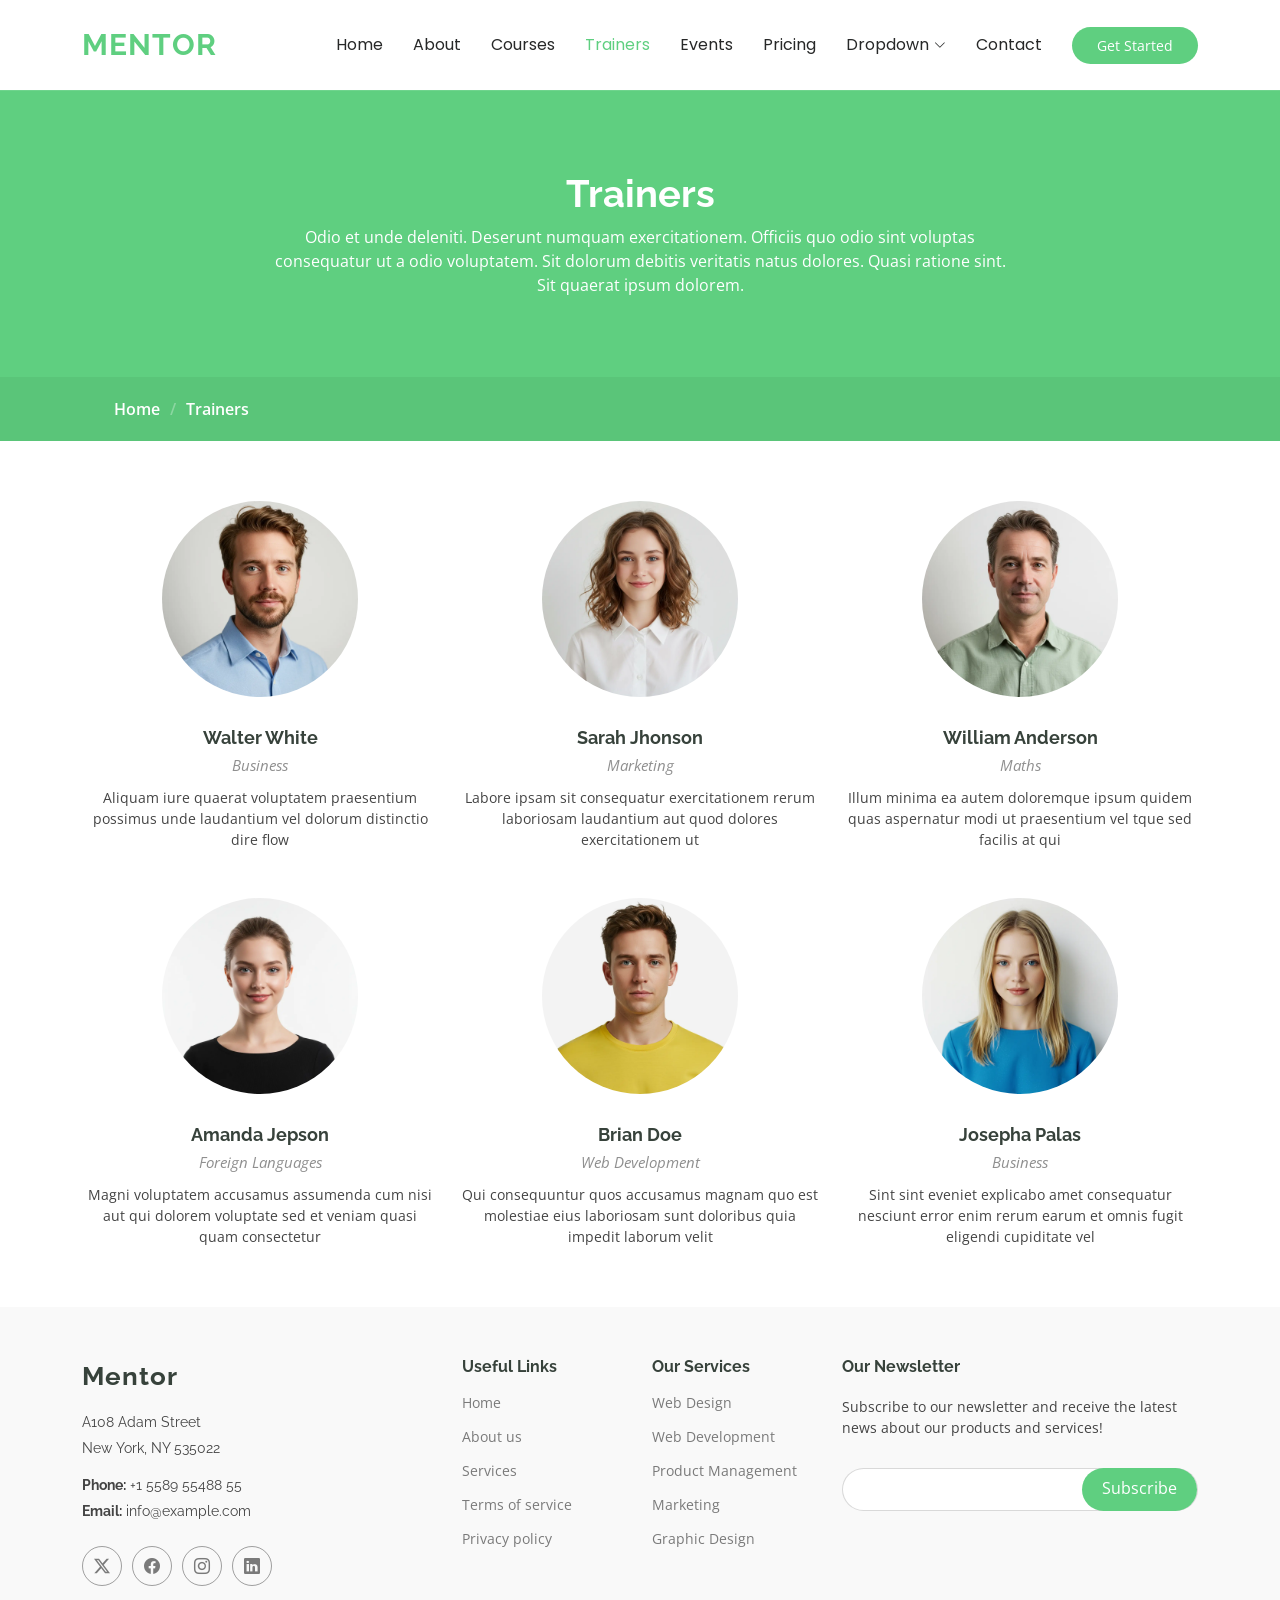
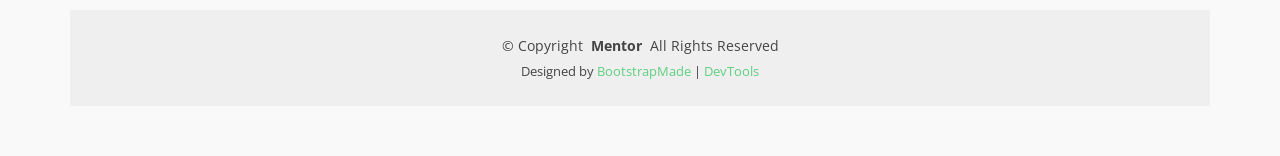
<file: trainers.html>
<!DOCTYPE html>
<html lang="en">

<head>
  <meta charset="utf-8">
  <meta content="width=device-width, initial-scale=1.0" name="viewport">
  <title>Trainers - Mentor Bootstrap Template</title>
  <meta name="description" content="">
  <meta name="keywords" content="">

  <!-- Favicons -->
  <link href="assets/img/favicon.png" rel="icon">
  <link href="assets/img/apple-touch-icon.png" rel="apple-touch-icon">

  <!-- Fonts -->
  <link href="https://fonts.googleapis.com" rel="preconnect">
  <link href="https://fonts.gstatic.com" rel="preconnect" crossorigin>
  <link href="https://fonts.googleapis.com/css2?family=Open+Sans:ital,wght@0,300;0,400;0,500;0,600;0,700;0,800;1,300;1,400;1,500;1,600;1,700;1,800&family=Poppins:ital,wght@0,100;0,200;0,300;0,400;0,500;0,600;0,700;0,800;0,900;1,100;1,200;1,300;1,400;1,500;1,600;1,700;1,800;1,900&family=Raleway:ital,wght@0,100;0,200;0,300;0,400;0,500;0,600;0,700;0,800;0,900;1,100;1,200;1,300;1,400;1,500;1,600;1,700;1,800;1,900&display=swap" rel="stylesheet">

  <!-- Vendor CSS Files -->
  <link href="assets/vendor/bootstrap/css/bootstrap.min.css" rel="stylesheet">
  <link href="assets/vendor/bootstrap-icons/bootstrap-icons.css" rel="stylesheet">
  <link href="assets/vendor/aos/aos.css" rel="stylesheet">
  <link href="assets/vendor/glightbox/css/glightbox.min.css" rel="stylesheet">
  <link href="assets/vendor/swiper/swiper-bundle.min.css" rel="stylesheet">

  <!-- Main CSS File -->
  <link href="assets/css/main.css" rel="stylesheet">

  <!-- =======================================================
  * Template Name: Mentor
  * Template URL: https://bootstrapmade.com/mentor-free-education-bootstrap-theme/
  * Updated: Jul 07 2025 with Bootstrap v5.3.7
  * Author: BootstrapMade.com
  * License: https://bootstrapmade.com/license/
  ======================================================== -->
</head>

<body class="trainers-page">

  <header id="header" class="header d-flex align-items-center sticky-top">
    <div class="container-fluid container-xl position-relative d-flex align-items-center">

      <a href="index.html" class="logo d-flex align-items-center me-auto">
        <!-- Uncomment the line below if you also wish to use an image logo -->
        <!-- <img src="assets/img/logo.webp" alt=""> -->
        <h1 class="sitename">Mentor</h1>
      </a>

      <nav id="navmenu" class="navmenu">
        <ul>
          <li><a href="index.html">Home<br></a></li>
          <li><a href="about.html">About</a></li>
          <li><a href="courses.html">Courses</a></li>
          <li><a href="trainers.html" class="active">Trainers</a></li>
          <li><a href="events.html">Events</a></li>
          <li><a href="pricing.html">Pricing</a></li>
          <li class="dropdown"><a href="#"><span>Dropdown</span> <i class="bi bi-chevron-down toggle-dropdown"></i></a>
            <ul>
              <li><a href="#">Dropdown 1</a></li>
              <li class="dropdown"><a href="#"><span>Deep Dropdown</span> <i class="bi bi-chevron-down toggle-dropdown"></i></a>
                <ul>
                  <li><a href="#">Deep Dropdown 1</a></li>
                  <li><a href="#">Deep Dropdown 2</a></li>
                  <li><a href="#">Deep Dropdown 3</a></li>
                  <li><a href="#">Deep Dropdown 4</a></li>
                  <li><a href="#">Deep Dropdown 5</a></li>
                </ul>
              </li>
              <li><a href="#">Dropdown 2</a></li>
              <li><a href="#">Dropdown 3</a></li>
              <li><a href="#">Dropdown 4</a></li>
            </ul>
          </li>
          <li><a href="contact.html">Contact</a></li>
        </ul>
        <i class="mobile-nav-toggle d-xl-none bi bi-list"></i>
      </nav>

      <a class="btn-getstarted" href="courses.html">Get Started</a>

    </div>
  </header>

  <main class="main">

    <!-- Page Title -->
    <div class="page-title" data-aos="fade">
      <div class="heading">
        <div class="container">
          <div class="row d-flex justify-content-center text-center">
            <div class="col-lg-8">
              <h1>Trainers</h1>
              <p class="mb-0">Odio et unde deleniti. Deserunt numquam exercitationem. Officiis quo odio sint voluptas consequatur ut a odio voluptatem. Sit dolorum debitis veritatis natus dolores. Quasi ratione sint. Sit quaerat ipsum dolorem.</p>
            </div>
          </div>
        </div>
      </div>
      <nav class="breadcrumbs">
        <div class="container">
          <ol>
            <li><a href="index.html">Home</a></li>
            <li class="current">Trainers</li>
          </ol>
        </div>
      </nav>
    </div><!-- End Page Title -->

    <!-- Trainers Section -->
    <section id="trainers" class="section trainers">

      <div class="container">

        <div class="row gy-5">

          <div class="col-lg-4 col-md-6 member" data-aos="fade-up" data-aos-delay="100">
            <div class="member-img">
              <img src="assets/img/person/person-m-7.webp" class="img-fluid" alt="">
              <div class="social">
                <a href="#"><i class="bi bi-twitter-x"></i></a>
                <a href="#"><i class="bi bi-facebook"></i></a>
                <a href="#"><i class="bi bi-instagram"></i></a>
                <a href="#"><i class="bi bi-linkedin"></i></a>
              </div>
            </div>
            <div class="member-info text-center">
              <h4>Walter White</h4>
              <span>Business</span>
              <p>Aliquam iure quaerat voluptatem praesentium possimus unde laudantium vel dolorum distinctio dire flow</p>
            </div>
          </div><!-- End Team Member -->

          <div class="col-lg-4 col-md-6 member" data-aos="fade-up" data-aos-delay="200">
            <div class="member-img">
              <img src="assets/img/person/person-f-8.webp" class="img-fluid" alt="">
              <div class="social">
                <a href="#"><i class="bi bi-twitter-x"></i></a>
                <a href="#"><i class="bi bi-facebook"></i></a>
                <a href="#"><i class="bi bi-instagram"></i></a>
                <a href="#"><i class="bi bi-linkedin"></i></a>
              </div>
            </div>
            <div class="member-info text-center">
              <h4>Sarah Jhonson</h4>
              <span>Marketing</span>
              <p>Labore ipsam sit consequatur exercitationem rerum laboriosam laudantium aut quod dolores exercitationem ut</p>
            </div>
          </div><!-- End Team Member -->

          <div class="col-lg-4 col-md-6 member" data-aos="fade-up" data-aos-delay="300">
            <div class="member-img">
              <img src="assets/img/person/person-m-6.webp" class="img-fluid" alt="">
              <div class="social">
                <a href="#"><i class="bi bi-twitter-x"></i></a>
                <a href="#"><i class="bi bi-facebook"></i></a>
                <a href="#"><i class="bi bi-instagram"></i></a>
                <a href="#"><i class="bi bi-linkedin"></i></a>
              </div>
            </div>
            <div class="member-info text-center">
              <h4>William Anderson</h4>
              <span>Maths</span>
              <p>Illum minima ea autem doloremque ipsum quidem quas aspernatur modi ut praesentium vel tque sed facilis at qui</p>
            </div>
          </div><!-- End Team Member -->

          <div class="col-lg-4 col-md-6 member" data-aos="fade-up" data-aos-delay="400">
            <div class="member-img">
              <img src="assets/img/person/person-f-4.webp" class="img-fluid" alt="">
              <div class="social">
                <a href="#"><i class="bi bi-twitter-x"></i></a>
                <a href="#"><i class="bi bi-facebook"></i></a>
                <a href="#"><i class="bi bi-instagram"></i></a>
                <a href="#"><i class="bi bi-linkedin"></i></a>
              </div>
            </div>
            <div class="member-info text-center">
              <h4>Amanda Jepson</h4>
              <span>Foreign Languages</span>
              <p>Magni voluptatem accusamus assumenda cum nisi aut qui dolorem voluptate sed et veniam quasi quam consectetur</p>
            </div>
          </div><!-- End Team Member -->

          <div class="col-lg-4 col-md-6 member" data-aos="fade-up" data-aos-delay="500">
            <div class="member-img">
              <img src="assets/img/person/person-m-12.webp" class="img-fluid" alt="">
              <div class="social">
                <a href="#"><i class="bi bi-twitter-x"></i></a>
                <a href="#"><i class="bi bi-facebook"></i></a>
                <a href="#"><i class="bi bi-instagram"></i></a>
                <a href="#"><i class="bi bi-linkedin"></i></a>
              </div>
            </div>
            <div class="member-info text-center">
              <h4>Brian Doe</h4>
              <span>Web Development<br></span>
              <p>Qui consequuntur quos accusamus magnam quo est molestiae eius laboriosam sunt doloribus quia impedit laborum velit</p>
            </div>
          </div><!-- End Team Member -->

          <div class="col-lg-4 col-md-6 member" data-aos="fade-up" data-aos-delay="600">
            <div class="member-img">
              <img src="assets/img/person/person-f-9.webp" class="img-fluid" alt="">
              <div class="social">
                <a href="#"><i class="bi bi-twitter-x"></i></a>
                <a href="#"><i class="bi bi-facebook"></i></a>
                <a href="#"><i class="bi bi-instagram"></i></a>
                <a href="#"><i class="bi bi-linkedin"></i></a>
              </div>
            </div>
            <div class="member-info text-center">
              <h4>Josepha Palas</h4>
              <span>Business</span>
              <p>Sint sint eveniet explicabo amet consequatur nesciunt error enim rerum earum et omnis fugit eligendi cupiditate vel</p>
            </div>
          </div><!-- End Team Member -->

        </div>

      </div>

    </section><!-- /Trainers Section -->

  </main>

  <footer id="footer" class="footer position-relative light-background">

    <div class="container footer-top">
      <div class="row gy-4">
        <div class="col-lg-4 col-md-6 footer-about">
          <a href="index.html" class="logo d-flex align-items-center">
            <span class="sitename">Mentor</span>
          </a>
          <div class="footer-contact pt-3">
            <p>A108 Adam Street</p>
            <p>New York, NY 535022</p>
            <p class="mt-3"><strong>Phone:</strong> <span>+1 5589 55488 55</span></p>
            <p><strong>Email:</strong> <span>info@example.com</span></p>
          </div>
          <div class="social-links d-flex mt-4">
            <a href=""><i class="bi bi-twitter-x"></i></a>
            <a href=""><i class="bi bi-facebook"></i></a>
            <a href=""><i class="bi bi-instagram"></i></a>
            <a href=""><i class="bi bi-linkedin"></i></a>
          </div>
        </div>

        <div class="col-lg-2 col-md-3 footer-links">
          <h4>Useful Links</h4>
          <ul>
            <li><a href="#">Home</a></li>
            <li><a href="#">About us</a></li>
            <li><a href="#">Services</a></li>
            <li><a href="#">Terms of service</a></li>
            <li><a href="#">Privacy policy</a></li>
          </ul>
        </div>

        <div class="col-lg-2 col-md-3 footer-links">
          <h4>Our Services</h4>
          <ul>
            <li><a href="#">Web Design</a></li>
            <li><a href="#">Web Development</a></li>
            <li><a href="#">Product Management</a></li>
            <li><a href="#">Marketing</a></li>
            <li><a href="#">Graphic Design</a></li>
          </ul>
        </div>

        <div class="col-lg-4 col-md-12 footer-newsletter">
          <h4>Our Newsletter</h4>
          <p>Subscribe to our newsletter and receive the latest news about our products and services!</p>
          <form action="#" method="post" class="email-form">
            <div class="newsletter-form"><input type="email" name="email"><input type="submit" value="Subscribe"></div>
            <div class="loading">Loading</div>
            <div class="error-message"></div>
            <div class="sent-message">Your subscription request has been sent. Thank you!</div>
          </form>
        </div>

      </div>
    </div>

    <div class="container copyright text-center mt-4">
      <p>© <span>Copyright</span> <strong class="px-1 sitename">Mentor</strong> <span>All Rights Reserved</span></p>
      <div class="credits">
        <!-- All the links in the footer should remain intact. -->
        <!-- You can delete the links only if you've purchased the pro version. -->
        <!-- Licensing information: https://bootstrapmade.com/license/ -->
        Designed by <a href="https://bootstrapmade.com/">BootstrapMade</a> | <a href="https://bootstrapmade.com/tools/">DevTools</a>
      </div>
    </div>

  </footer>

  <!-- Scroll Top -->
  <a href="#" id="scroll-top" class="scroll-top d-flex align-items-center justify-content-center"><i class="bi bi-arrow-up-short"></i></a>

  <!-- Preloader -->
  <div id="preloader"></div>

  <!-- Vendor JS Files -->
  <script src="assets/vendor/bootstrap/js/bootstrap.bundle.min.js"></script>
  <script src="assets/vendor/aos/aos.js"></script>
  <script src="assets/vendor/glightbox/js/glightbox.min.js"></script>
  <script src="assets/vendor/purecounter/purecounter_vanilla.js"></script>
  <script src="assets/vendor/swiper/swiper-bundle.min.js"></script>

  <!-- Main JS File -->
  <script src="assets/js/main.js"></script>

</body>

</html>
</file>
<file: assets/css/kcc-custom.css>
﻿/* =========================================================
   KCC LANDING PAGE
   MIDNIGHT NAVY + GOLD THEME
   REFINED HERO LIGHTING + MOTION
========================================================= */

/* =========================================================
   KCC MIDNIGHT NAVY + GOLD THEME
========================================================= */

:root {
  /* BootstrapMade theme variables */
  --background-color: #080d18;
  --default-color: #ded4b5;
  --heading-color: #eadcb1;
  --accent-color: #d4af37;
  --surface-color: #12213a;
  --contrast-color: #080d18;
  --nav-color: #ded4b5;
  --nav-hover-color: #e4c45e;
  --nav-mobile-background-color: #080d18;
  --nav-dropdown-background-color: #101c32;
  --nav-dropdown-color: #ded4b5;
  --nav-dropdown-hover-color: #d4af37;

  /* KCC palette */
  --kcc-midnight: #080d18;
  --kcc-navy: #101c32;
  --kcc-blue: #172a46;
  --kcc-gold: #d4af37;
  --kcc-gold-light: #e4c45e;
  --kcc-cream: #eadcb1;
  --kcc-text: #ded4b5;
  --kcc-muted: #b9ae8e;
  --kcc-border: rgba(212, 175, 55, 0.2);
  --kcc-card: rgba(18, 33, 58, 0.88);

  --default-font: "DM Sans", sans-serif;
  --heading-font: "Playfair Display", Georgia, serif;
  --nav-font: "DM Sans", sans-serif;
}

.dark-background {
  --background-color: var(--kcc-midnight);
  --default-color: var(--kcc-text);
  --heading-color: var(--kcc-cream);
  --surface-color: var(--kcc-card);
  --contrast-color: var(--kcc-midnight);
}
/* =========================================================
   GENERAL
========================================================= */

html {
  scroll-behavior: smooth;
}

body {
  background: var(--kcc-midnight);
  color: var(--kcc-text);
}

h1,
h2,
h3,
h4,
h5,
h6 {
  color: var(--kcc-cream);
}

p {
  color: var(--kcc-muted);
}

a {
  transition: color 0.3s ease;
}

a:hover {
  color: var(--kcc-gold-light);
}

section {
  background-color: var(--kcc-midnight);
}

.section-title h2 {
  color: var(--kcc-gold);
  letter-spacing: 2px;
}

.section-title p {
  color: var(--kcc-cream);
}
/* =========================================================
   HEADER AND NAVIGATION
========================================================= */

.header {
  background: rgba(8, 24, 39, 0.96);
  border-bottom: 1px solid var(--kcc-border);
  box-shadow: 0 5px 25px rgba(0, 0, 0, 0.18);
}

.header .logo img {
  max-height: 48px;
  margin-right: 10px;
}

.header .logo h1 {
  color: var(--kcc-cream);
  font-size: 22px;
  font-weight: 800;
  letter-spacing: 1px;
}

.header .logo span {
  color: var(--kcc-gold);
}

.navmenu a,
.navmenu a:focus {
  color: var(--kcc-cream);
  font-weight: 500;
}

.navmenu a:hover,
.navmenu .active,
.navmenu .active:focus {
  color: var(--kcc-gold);
}

.navmenu a::before {
  background-color: var(--kcc-gold);
}

.mobile-nav-toggle {
  color: var(--kcc-cream);
}/* =========================================================
   BUTTONS
========================================================= */

.btn-get-started,
.btn,
.kcc-button {
  background: var(--kcc-gold);
  color: var(--kcc-midnight);
  border: 1px solid var(--kcc-gold);
  border-radius: 5px;
  font-weight: 700;
  transition: all 0.3s ease;
}

.btn-get-started:hover,
.btn:hover,
.kcc-button:hover {
  background: transparent;
  color: var(--kcc-gold);
  border-color: var(--kcc-gold);
  transform: translateY(-3px);
}
/* =========================================================
   HERO SECTION
========================================================= */

#hero {
  background-color: var(--kcc-midnight);
  background-image:
    linear-gradient(rgba(8, 13, 24, 0.08), rgba(8, 13, 24, 0.08)),
    url("../img/hero-bg.webp");
  background-position: center top;
  background-size: 100% auto;
  background-repeat: no-repeat;
  position: relative;
  overflow: hidden;
}

#hero.kcc-hero {
  min-height: 0;
  padding: 0 0 44px;
  align-items: flex-start;
}

#hero::before {
  content: "";
  position: absolute;
  inset: 0;
  background: radial-gradient(circle at 50% 35%, rgba(212, 175, 55, 0.09), transparent 55%);
  pointer-events: none;
}

.kcc-hero-inner {
  width: 100%;
  padding-top: 56.25vw;
}

.kcc-hero-bottom {
  position: relative;
  z-index: 2;
  text-align: center;
  margin-top: 0;
}

.kcc-hero-bottom h2 {
  color: var(--kcc-cream);
  font-weight: 800;
}

.kcc-hero-bottom p {
  color: var(--kcc-muted);
}

.kcc-hero-bottom .btn-get-started {
  margin-top: 15px;
}
/* =========================================================
   ABOUT SECTION
========================================================= */

#about {
  background: var(--kcc-navy);
}

.about-layout {
  align-items: center;
}

.about-layout > .col-lg-6 {
  min-width: 0;
}

.about-visual {
  position: relative;
}

.about-visual-frame {
  position: relative;
  overflow: hidden;
  border-radius: 12px;
  border: 1px solid var(--kcc-border);
  box-shadow: 0 20px 45px rgba(0, 0, 0, 0.3);
}

.about-visual-frame img {
  width: 100%;
  display: block;
  transition: transform 0.5s ease;
  }

.about-visual-frame:hover img {
  transform: scale(1.04);
}

.about-visual-caption {
  position: absolute;
  bottom: 20px;
  left: 20px;
  right: 20px;
  padding: 18px;
  background: rgba(8, 24, 39, 0.88);
  border-left: 3px solid var(--kcc-gold);
  border-radius: 5px;
}

.about-visual-caption h3 {
  color: var(--kcc-gold);
  margin-bottom: 5px;
}

.about-visual-caption p {
  margin-bottom: 0;
  color: var(--kcc-cream);
}

.about-points {
  display: grid;
  gap: 20px;
  margin-top: 25px;
}

.about-points > div {
  padding: 18px;
  background: rgba(8, 24, 39, 0.55);
  border: 1px solid var(--kcc-border);
  border-radius: 8px;
}

.about-points h3 {
  color: var(--kcc-gold);
  }

.about-points p {
  margin-bottom: 0;
}

.about-discover-link {
  display: inline-flex;
  align-items: center;
  gap: 8px;
  margin-top: 20px;
  color: var(--kcc-gold);
  font-weight: 700;
}

.about-discover-link:hover {
  gap: 13px;
  color: var(--kcc-gold-light);
}

.mission-vision-grid {
  display: grid;
  grid-template-columns: repeat(2, minmax(0, 1fr));
  gap: 20px;
  margin-top: 52px;
}

.mission-vision-card {
  height: 100%;
  padding: 28px 30px;
  border: 1px solid var(--kcc-border);
  border-radius: 10px;
  background: linear-gradient(135deg, rgba(18, 33, 58, 0.92), rgba(8, 13, 24, 0.75));
  transition: transform 0.3s ease, border-color 0.3s ease;
}

.mission-vision-card:hover {
  transform: translateY(-4px);
  border-color: var(--kcc-gold);
}

.mission-vision-heading {
  display: flex;
  align-items: center;
  gap: 13px;
  margin-bottom: 16px;
}

.mission-vision-icon {
  display: grid;
  width: 42px;
  height: 42px;
  flex: 0 0 42px;
  place-items: center;
  border: 1px solid var(--kcc-border);
  border-radius: 50%;
  color: var(--kcc-gold);
  font-size: 19px;
}

.mission-vision-heading h3 {
  margin: 0;
  color: var(--kcc-cream);
  font-family: var(--heading-font);
  font-size: 24px;
}

.mission-vision-card p {
  margin: 0;
  color: var(--kcc-muted);
  line-height: 1.8;
}

/* =========================================================
   WHY CHOOSE KCC / VALUE CARDS
========================================================= */

#why-kcc,
#why-us {
  background: var(--kcc-midnight);
}

.value-card {
  height: 100%;
  padding: 30px;
  background: var(--kcc-card);
  border: 1px solid var(--kcc-border);
  border-radius: 10px;
  transition: all 0.3s ease;
}

.value-card:hover {
  transform: translateY(-8px);
  border-color: var(--kcc-gold);
  box-shadow: 0 15px 35px rgba(0, 0, 0, 0.3);
}

.value-card .icon {
  color: var(--kcc-gold);
  font-size: 35px;
  margin-bottom: 18px;
}

.value-card h3 {
  color: var(--kcc-cream);
  font-size: 20px;
}

.value-card p {
  color: var(--kcc-muted);
}
/* =========================================================
   ACADEMIC PROGRAMS
========================================================= */

#programs,
#courses {
  background: var(--kcc-navy);
}

.program-showcase {
  display: grid;
  grid-template-columns: repeat(3, 1fr);
  gap: 25px;
}

.program-card {
  position: relative;
  height: 100%;
  padding: 30px;
  overflow: hidden;
  background: var(--kcc-card);
  border: 1px solid var(--kcc-border);
  border-radius: 12px;
  transition: all 0.3s ease;
}

.program-card:hover {
  transform: translateY(-8px);
  border-color: var(--kcc-gold);
  box-shadow: 0 15px 35px rgba(0, 0, 0, 0.3);
}

.program-card h3 {
  color: var(--kcc-gold);
  font-size: 22px;
}
.program-card p {
  color: var(--kcc-muted);
}

.program-card a {
  display: inline-flex;
  align-items: center;
  gap: 8px;
  margin-top: 15px;
  color: var(--kcc-gold);
  font-weight: 700;
}
/* =========================================================
   SECTION HEADINGS
========================================================= */

.section-kicker {
  display: inline-block;
  margin-bottom: 12px;
  color: var(--kcc-gold);
  font-size: 0.76rem;
  font-weight: 700;
  letter-spacing: 0.16em;
  text-transform: uppercase;
}

.section-heading {
  color: var(--kcc-cream);
  font-family: var(--heading-font);
  font-size: clamp(2rem, 4vw, 3rem);
  line-height: 1.15;
}

.section-heading span {
  display: block;
  color: var(--kcc-gold);
}

.about-main-heading span {
  display: inline;
}

.campus-heading,
.news-heading {
  display: flex;
  align-items: end;
  justify-content: space-between;
  gap: 28px;
  margin-bottom: 34px;
}
.campus-heading > p,
.news-heading > p {
  max-width: 420px;
  margin-bottom: 6px;
}
/* =========================================================
   CAMPUS LIFE GALLERY
========================================================= */

#campus-life {
  background: var(--kcc-midnight);
}

.campus-gallery {
  display: grid;
  grid-template-columns: minmax(0, 1.25fr) minmax(0, 1fr);
  grid-template-rows: repeat(2, minmax(225px, 1fr));
  gap: 20px;
}

.campus-photo {
  position: relative;
  overflow: hidden;
  min-height: 250px;
  margin: 0;
  background: var(--kcc-navy);
  border: 1px solid var(--kcc-border);
  border-radius: 10px;
}

.campus-photo-large {
  grid-row: span 2;
  min-height: 490px;
}

.campus-photo img {
  position: absolute;
  inset: 0;
  display: block;
  width: 100%;
  height: 100%;
  min-height: 0;
  object-fit: cover;
  transition: transform 0.5s ease;
}
.campus-photo:hover img {
  transform: scale(1.07);
}

.campus-photo-overlay {
  position: absolute;
  inset: 0;
  z-index: 1;
  background: linear-gradient(
    to top,
    rgba(8, 24, 39, 0.95),
    rgba(8, 24, 39, 0.05) 75%
  );
  pointer-events: none;
}

.campus-photo-link {
  position: absolute;
  inset: 0;
  z-index: 2;
  display: block;
  color: inherit;
  text-decoration: none;
}

.campus-photo-link:hover {
  color: inherit;
}

.campus-photo-link:focus-visible {
  outline: 2px solid var(--kcc-gold-light);
  outline-offset: -4px;
}
.campus-photo-content {
  position: absolute;
  z-index: 2;
  bottom: 25px;
  left: 25px;
  right: 25px;
  pointer-events: none;
}

.campus-photo-content h3 {
  color: var(--kcc-cream);
  font-size: 21px;
  margin-bottom: 7px;
}

.campus-photo-content p {
  color: var(--kcc-muted);
  margin-bottom: 0;
}

.campus-photo-number {
  position: absolute;
  z-index: 2;
  top: 20px;
  right: 20px;
  color: var(--kcc-gold);
  font-weight: 800;
  pointer-events: none;
}
.campus-view-link {
  display: inline-flex;
  align-items: center;
  gap: 9px;
  margin-top: 12px;
  color: var(--kcc-gold-light);
  font-size: 10px;
  font-weight: 700;
  opacity: 0.85;
  transition: gap 0.3s ease, opacity 0.3s ease;
}

.campus-photo-link:hover .campus-view-link {
  gap: 15px;
  opacity: 1;
}
/* =========================================================
   NEWS AND ANNOUNCEMENTS
========================================================= */

#news {
  background: var(--kcc-navy);
}

.news-grid {
  display: grid;
  grid-template-columns: repeat(3, 1fr);
  gap: 25px;
}

.news-grid article {
  height: 100%;
  overflow: hidden;
  background: var(--kcc-card);
  border: 1px solid var(--kcc-border);
  border-radius: 10px;
  transition: all 0.3s ease;
}

.news-grid article:hover {
  transform: translateY(-7px);
  border-color: var(--kcc-gold);
  box-shadow: 0 15px 35px rgba(0, 0, 0, 0.3);
}

.news-grid article img {
  width: 100%;
  height: 230px;
  object-fit: cover;
  display: block;
  transition: transform 0.5s ease;
}
.news-grid article:hover img {
  transform: scale(1.04);
}

.news-grid article .news-content,
.news-grid article .details {
  padding: 22px;
}

.news-grid article h3,
.news-grid article h4 {
  color: var(--kcc-cream);
}

.news-grid article p {
  color: var(--kcc-muted);
}

.news-grid article a {
  color: var(--kcc-gold);
  font-weight: 700;
}


.news-story {
  position: relative;
  display: flex;
  flex-direction: column;
  min-width: 0;
  min-height: 100%;
}

.news-story-image {
  height: 225px;
  overflow: hidden;
  background: var(--kcc-navy);
}
.news-story-image img {
  width: 100%;
  height: 100%;
  object-fit: cover;
}

.news-story-overlay {
  display: none;
}

.news-story-content {
  display: flex;
  flex: 1;
  flex-direction: column;
  padding: 22px;
}

.news-story-content h3 {
  margin: 12px 0;
  color: var(--kcc-cream);
  font-family: var(--heading-font);
  font-size: 1.25rem;
  line-height: 1.35;
}

.news-story-content p {
  flex: 1;
  font-size: 0.94rem;
  line-height: 1.7;
}
.news-date {
  position: absolute;
  top: 16px;
  left: 16px;
  z-index: 2;
  display: grid;
  min-width: 58px;
  padding: 8px 10px;
  border: 1px solid var(--kcc-border);
  border-radius: 6px;
  background: rgba(8, 13, 24, 0.92);
  color: var(--kcc-gold);
  text-align: center;
}

.news-date strong {
  color: var(--kcc-gold);
  font-size: 1.1rem;
}

.news-date small {
  color: var(--kcc-cream);
  font-size: 0.62rem;
  letter-spacing: 0.08em;
}

.news-category {
  color: var(--kcc-gold);
  font-size: 0.72rem;
  font-weight: 700;
  letter-spacing: 0.08em;
  text-transform: uppercase;
}
.news-story-number {
  position: absolute;
  top: 18px;
  right: 18px;
  color: var(--kcc-gold);
  font-size: 0.8rem;
  font-weight: 700;
}

.news-read-link {
  display: inline-flex;
  align-items: center;
  gap: 8px;
  margin-top: 12px;
  color: var(--kcc-gold);
  font-size: 0.85rem;
}

.programs-footer,
.campus-footer,
.news-bottom {
  display: flex;
  align-items: center;
  justify-content: space-between;
  gap: 20px;
  margin-top: 28px;
  padding: 22px 24px;
  border: 1px solid var(--kcc-border);
  border-radius: 10px;
  background: rgba(8, 13, 24, 0.55);
}

.programs-footer p,
.campus-footer p,
.news-bottom p {
  margin: 0;
}
.programs-contact-link,
.campus-footer h3 {
  color: var(--kcc-gold);
  font-weight: 700;
}

/* =========================================================
   INQUIRY BANNER
========================================================= */

#inquiry,
.inquiry-section,
.inquiry-band {
  background:
    linear-gradient(
      120deg,
      rgba(8, 24, 39, 0.96),
      rgba(23, 55, 80, 0.95)
    );
  border-top: 1px solid var(--kcc-border);
  border-bottom: 1px solid var(--kcc-border);
}
#inquiry h2,
.inquiry-section h2,
.inquiry-band h2 {
  color: var(--kcc-cream);
}

#inquiry p,
.inquiry-section p,
.inquiry-band p {
  color: var(--kcc-muted);
}

/* =========================================================
   CONTACT SECTION
========================================================= */

#contact {
  background: var(--kcc-midnight);
}

#contact .info-item,
#contact .php-email-form {
  background: var(--kcc-card);
  border: 1px solid var(--kcc-border);
  border-radius: 10px;
}

#contact .info-item h3 {
  color: var(--kcc-gold);
}

#contact .info-item p {
  color: var(--kcc-muted);
}
#contact .info-item i {
  color: var(--kcc-gold);
}

#contact input,
#contact textarea {
  background: rgba(8, 24, 39, 0.8);
  color: var(--kcc-cream);
  border: 1px solid var(--kcc-border);
}

#contact input:focus,
#contact textarea:focus {
  border-color: var(--kcc-gold);
}

#contact input::placeholder,
#contact textarea::placeholder {
  color: var(--kcc-muted);
}

/* =========================================================
   FOOTER
========================================================= */

.footer {
  background: #06121e;
  border-top: 1px solid var(--kcc-border);
}

.kcc-footer .footer-brand .brand-logo {
  width: 40px;
  height: 40px;
  flex: 0 0 40px;
  object-fit: contain;
}
.footer h3,
.footer h4 {
  color: var(--kcc-gold);
}

.footer p,
.footer li {
  color: var(--kcc-muted);
}

.footer a {
  color: var(--kcc-muted);
}

.footer a:hover {
  color: var(--kcc-gold);
}

.footer .copyright {
  border-top: 1px solid var(--kcc-border);
  color: var(--kcc-muted);
}
/* =========================================================
   BACK TO TOP
========================================================= */

.scroll-top {
  background: var(--kcc-gold);
  color: var(--kcc-midnight);
  border-radius: 5px;
  transition: all 0.3s ease;
}

.scroll-top:hover {
  background: var(--kcc-gold-light);
  color: var(--kcc-midnight);
}

/* =========================================================
   RESPONSIVE DESIGN
========================================================= */

@media (max-width: 991px) {

  .program-showcase {
    grid-template-columns: repeat(2, minmax(0, 1fr));
  }

  .campus-heading,
  .news-heading {
    align-items: flex-start;
    flex-direction: column;
  }

  .campus-gallery {
    grid-template-columns: minmax(0, 1fr) minmax(0, 1fr);
    grid-template-rows: repeat(2, minmax(200px, 1fr));
  }
  .campus-photo-large {
    min-height: 420px;
  }

  .news-grid {
    grid-template-columns: repeat(2, 1fr);
  }
}

@media (max-width: 767px) {
  .header .logo h1 {
    font-size: 18px;
  }

  .program-showcase,
  .news-grid,
  .campus-gallery,
  .mission-vision-grid {
    grid-template-columns: 1fr;
  }

  .campus-gallery {
    grid-template-rows: auto;
  }

  .campus-photo-large {
    grid-row: auto;
    min-height: 260px;
  }

  .programs-footer,
  .campus-footer,
  .news-bottom {
    align-items: flex-start;
    flex-direction: column;
  }
  .value-card {
    padding: 24px;
  }

  .campus-photo {
    min-height: 220px;
  }

  .campus-photo img {
    min-height: 0;
  }

  .about-visual-caption {
    left: 12px;
    right: 12px;
    bottom: 12px;
    padding: 13px;
  }

  .about-visual-caption h3 {
    font-size: 18px;
  }
}

@media (max-width: 480px) {
  .header .logo img {
    max-height: 38px;
  }

  .header .logo h1 {
    font-size: 16px;
  }

  .section-title h2 {
    font-size: 25px;
  }

  .campus-photo-content {
    left: 17px;
    right: 17px;
    bottom: 17px;
  }
}
/* =========================================================
   ACCESSIBILITY
   No custom intro animations.
========================================================= */

@media (prefers-reduced-motion: reduce) {
  html {
    scroll-behavior: auto;
  }

  *,
  *::before,
  *::after {
    transition-duration: 0.01ms !important;
    animation-duration: 0.01ms !important;
    animation-iteration-count: 1 !important;
  }
}


/* =========================================================
   FINAL COLOR OVERRIDES: NO WHITE PANELS
========================================================= */

.email-form .error-message,
.email-form .sent-message {
  color: var(--kcc-cream);
}

#contact .php-email-form,
#contact .info-item,
.value-card,
.program-card,
.news-grid article {
  color: var(--kcc-text);
}
::selection {
  background: var(--kcc-gold);
  color: var(--kcc-midnight);
}

.news-story-content {
  padding: clamp(22px, 2.5vw, 28px);
}

.programs-footer,
.campus-footer,
.news-bottom {
  margin-top: clamp(24px, 3vw, 34px);
  padding: clamp(19px, 2.2vw, 25px);
}

.inquiry-band {
  padding: clamp(42px, 5vw, 62px) 0;
}

/* Unified soft gold hover treatment for interactive cards. */
.value-card,
.program-card,
.news-grid article,
.campus-photo {
  transition:
    transform 320ms cubic-bezier(0.2, 0.7, 0.2, 1),
    border-color 320ms ease,
    box-shadow 320ms ease;
}
.value-card:hover,
.program-card:hover,
.news-grid article:hover,
.campus-photo:hover {
  transform: translateY(-5px);
  border-color: rgba(228, 196, 94, 0.76);
  box-shadow:
    0 16px 38px rgba(0, 0, 0, 0.32),
    0 0 22px rgba(212, 175, 55, 0.075);
}

.about-visual-frame img,
.campus-photo img,
.news-story-image img,
.news-grid article img {
  transition: transform 650ms cubic-bezier(0.2, 0.7, 0.2, 1);
}
.about-visual-frame:hover img,
.campus-photo:hover img,
.news-grid article:hover img {
  transform: scale(1.045);
}

.about-point,
.about-points > div {
  transition:
    border-color 280ms ease,
    background-color 280ms ease,
    transform 280ms ease;
}

.about-points > div:hover {
  transform: translateX(4px);
  border-color: rgba(228, 196, 94, 0.58);
  background: rgba(16, 28, 50, 0.82);
}

.about-discover-link span,
.news-read-link i,
.programs-contact-link i {
  display: inline-block;
  transition: transform 260ms ease;
}

.about-discover-link:hover span,
.news-read-link:hover i,
.programs-contact-link:hover i {
  transform: translateX(4px);
}

/* Keyboard users receive the same clear gold focus language. */
a:focus-visible,
button:focus-visible {
  outline: 2px solid var(--kcc-gold-light);
  outline-offset: 4px;
}

@media (max-width: 767px) {
  .index-page main > .section {
    padding-top: 66px;
    padding-bottom: 66px;
  }

  #hero.kcc-hero {
    padding-bottom: 36px;
  }

  .hero-actions {
    gap: 10px;
  }

  .hero-actions .btn {
    width: 100%;
    max-width: 290px;
  }
}

@media (prefers-reduced-motion: reduce) {
  #hero.kcc-hero::before,
  #hero .kcc-hero-bottom {
    animation: none !important;
  }

  .value-card,
  .program-card,
  .news-grid article,
  .campus-photo,
  .about-visual-frame img,
  .campus-photo img,
  .news-story-image img,
  .news-grid article img,
  .about-points > div,
  .hero-actions .btn {
    transition: none !important;
  }
}

/* =========================
   DEVELOPER PROFILE LINK
========================= */

.developer-credit {
  margin-top: 10px;
  font-size: 13px;
  color: #9299A8;
}

.developer-credit a {
  color: #D4AF37;
  font-weight: 600;
  text-decoration: none;
  transition: color 0.3s ease, text-shadow 0.3s ease;
}

.developer-credit a:hover {
  color: #F2D675;
  text-shadow: 0 0 12px rgba(212, 175, 55, 0.55);
}

.developer-credit a i {
  font-size: 11px;
}
</file>
<file: assets/css/main.css>
/**
* Template Name: Mentor
* Template URL: https://bootstrapmade.com/mentor-free-education-bootstrap-theme/
* Updated: Jul 07 2025 with Bootstrap v5.3.7
* Author: BootstrapMade.com
* License: https://bootstrapmade.com/license/
*/

/*--------------------------------------------------------------
# Font & Color Variables
# Help: https://bootstrapmade.com/color-system/
--------------------------------------------------------------*/
/* Fonts */
:root {
  --default-font: "Open Sans",  system-ui, -apple-system, "Segoe UI", Roboto, "Helvetica Neue", Arial, "Noto Sans", "Liberation Sans", sans-serif, "Apple Color Emoji", "Segoe UI Emoji", "Segoe UI Symbol", "Noto Color Emoji";
  --heading-font: "Raleway",  sans-serif;
  --nav-font: "Poppins",  sans-serif;
}

/* Global Colors - The following color variables are used throughout the website. Updating them here will change the color scheme of the entire website */
:root { 
  --background-color: #ffffff; /* Background color for the entire website, including individual sections */
  --default-color: #444444; /* Default color used for the majority of the text content across the entire website */
  --heading-color: #37423b; /* Color for headings, subheadings and title throughout the website */
  --accent-color: #5fcf80; /* Accent color that represents your brand on the website. It's used for buttons, links, and other elements that need to stand out */
  --surface-color: #ffffff; /* The surface color is used as a background of boxed elements within sections, such as cards, icon boxes, or other elements that require a visual separation from the global background. */
  --contrast-color: #ffffff; /* Contrast color for text, ensuring readability against backgrounds of accent, heading, or default colors. */
}

/* Nav Menu Colors - The following color variables are used specifically for the navigation menu. They are separate from the global colors to allow for more customization options */
:root {
  --nav-color: #272828;  /* The default color of the main navmenu links */
  --nav-hover-color: #5fcf80; /* Applied to main navmenu links when they are hovered over or active */
  --nav-mobile-background-color: #ffffff; /* Used as the background color for mobile navigation menu */
  --nav-dropdown-background-color: #ffffff; /* Used as the background color for dropdown items that appear when hovering over primary navigation items */
  --nav-dropdown-color: #272828; /* Used for navigation links of the dropdown items in the navigation menu. */
  --nav-dropdown-hover-color: #5fcf80; /* Similar to --nav-hover-color, this color is applied to dropdown navigation links when they are hovered over. */
}

/* Color Presets - These classes override global colors when applied to any section or element, providing reuse of the sam color scheme. */

.light-background {
  --background-color: #f9f9f9;
  --surface-color: #ffffff;
}

.dark-background {
  --background-color: #060606;
  --default-color: #ffffff;
  --heading-color: #ffffff;
  --surface-color: #252525;
  --contrast-color: #ffffff;
}

/* Smooth scroll */
:root {
  scroll-behavior: smooth;
}

/*--------------------------------------------------------------
# General Styling & Shared Classes
--------------------------------------------------------------*/
body {
  color: var(--default-color);
  background-color: var(--background-color);
  font-family: var(--default-font);
}

a {
  color: var(--accent-color);
  text-decoration: none;
  transition: 0.3s;
}

a:hover {
  color: color-mix(in srgb, var(--accent-color), transparent 25%);
  text-decoration: none;
}

h1,
h2,
h3,
h4,
h5,
h6 {
  color: var(--heading-color);
  font-family: var(--heading-font);
}

/* Email Form Messages
------------------------------*/
.email-form .error-message {
  display: none;
  background: #df1529;
  color: #ffffff;
  text-align: left;
  padding: 15px;
  margin-bottom: 24px;
  font-weight: 600;
}

.email-form .sent-message {
  display: none;
  color: #ffffff;
  background: #059652;
  text-align: center;
  padding: 15px;
  margin-bottom: 24px;
  font-weight: 600;
}

.email-form .loading {
  display: none;
  background: var(--surface-color);
  text-align: center;
  padding: 15px;
  margin-bottom: 24px;
}

.email-form .loading:before {
  content: "";
  display: inline-block;
  border-radius: 50%;
  width: 24px;
  height: 24px;
  margin: 0 10px -6px 0;
  border: 3px solid var(--accent-color);
  border-top-color: var(--surface-color);
  animation: email-form-loading 1s linear infinite;
}

@keyframes email-form-loading {
  0% {
    transform: rotate(0deg);
  }

  100% {
    transform: rotate(360deg);
  }
}

/* Pulsating Play Button
------------------------------*/
.pulsating-play-btn {
  width: 94px;
  height: 94px;
  background: radial-gradient(var(--accent-color) 50%, color-mix(in srgb, var(--accent-color), transparent 75%) 52%);
  border-radius: 50%;
  display: block;
  position: relative;
  overflow: hidden;
}

.pulsating-play-btn:before {
  content: "";
  position: absolute;
  width: 120px;
  height: 120px;
  animation-delay: 0s;
  animation: pulsate-play-btn 2s;
  animation-direction: forwards;
  animation-iteration-count: infinite;
  animation-timing-function: steps;
  opacity: 1;
  border-radius: 50%;
  border: 5px solid color-mix(in srgb, var(--accent-color), transparent 30%);
  top: -15%;
  left: -15%;
  background: rgba(198, 16, 0, 0);
}

.pulsating-play-btn:after {
  content: "";
  position: absolute;
  left: 50%;
  top: 50%;
  transform: translateX(-40%) translateY(-50%);
  width: 0;
  height: 0;
  border-top: 10px solid transparent;
  border-bottom: 10px solid transparent;
  border-left: 15px solid #fff;
  z-index: 100;
  transition: all 400ms cubic-bezier(0.55, 0.055, 0.675, 0.19);
}

.pulsating-play-btn:hover:before {
  content: "";
  position: absolute;
  left: 50%;
  top: 50%;
  transform: translateX(-40%) translateY(-50%);
  width: 0;
  height: 0;
  border: none;
  border-top: 10px solid transparent;
  border-bottom: 10px solid transparent;
  border-left: 15px solid #fff;
  z-index: 200;
  animation: none;
  border-radius: 0;
}

.pulsating-play-btn:hover:after {
  border-left: 15px solid var(--accent-color);
  transform: scale(20);
}

@keyframes pulsate-play-btn {
  0% {
    transform: scale(0.6, 0.6);
    opacity: 1;
  }

  100% {
    transform: scale(1, 1);
    opacity: 0;
  }
}

/*--------------------------------------------------------------
# Global Header
--------------------------------------------------------------*/
.header {
  color: var(--default-color);
  background-color: var(--background-color);
  padding: 15px 0;
  transition: all 0.5s;
  z-index: 997;
}

.header .logo {
  line-height: 1;
}

.header .logo img {
  max-height: 36px;
  margin-right: 8px;
}

.header .logo h1 {
  font-weight: 700;
  font-size: 30px;
  margin: 0;
  letter-spacing: 1px;
  text-transform: uppercase;
  color: var(--accent-color);
}

.header .btn-getstarted,
.header .btn-getstarted:focus {
  color: var(--contrast-color);
  background: var(--accent-color);
  font-size: 14px;
  padding: 8px 25px;
  margin: 0 0 0 30px;
  border-radius: 50px;
  transition: 0.3s;
}

.header .btn-getstarted:hover,
.header .btn-getstarted:focus:hover {
  color: var(--contrast-color);
  background: color-mix(in srgb, var(--accent-color), transparent 15%);
}

@media (max-width: 1200px) {
  .header .logo {
    order: 1;
  }

  .header .btn-getstarted {
    order: 2;
    margin: 0 15px 0 0;
    padding: 6px 15px;
  }

  .header .navmenu {
    order: 3;
  }
}

.scrolled .header {
  box-shadow: 0px 0 18px rgba(0, 0, 0, 0.1);
}

/*--------------------------------------------------------------
# Navigation Menu
--------------------------------------------------------------*/
/* Navmenu - Desktop */
@media (min-width: 1200px) {
  .navmenu {
    padding: 0;
  }

  .navmenu ul {
    margin: 0;
    padding: 0;
    display: flex;
    list-style: none;
    align-items: center;
  }

  .navmenu li {
    position: relative;
  }

  .navmenu a,
  .navmenu a:focus {
    color: var(--nav-color);
    padding: 18px 15px;
    font-size: 16px;
    font-family: var(--nav-font);
    font-weight: 400;
    display: flex;
    align-items: center;
    justify-content: space-between;
    white-space: nowrap;
    transition: 0.3s;
  }

  .navmenu a i,
  .navmenu a:focus i {
    font-size: 12px;
    line-height: 0;
    margin-left: 5px;
    transition: 0.3s;
  }

  .navmenu li:last-child a {
    padding-right: 0;
  }

  .navmenu li:hover>a,
  .navmenu .active,
  .navmenu .active:focus {
    color: var(--nav-hover-color);
  }

  .navmenu .dropdown ul {
    margin: 0;
    padding: 10px 0;
    background: var(--nav-dropdown-background-color);
    display: block;
    position: absolute;
    visibility: hidden;
    left: 14px;
    top: 130%;
    opacity: 0;
    transition: 0.3s;
    border-radius: 4px;
    z-index: 99;
    box-shadow: 0px 0px 30px rgba(0, 0, 0, 0.1);
  }

  .navmenu .dropdown ul li {
    min-width: 200px;
  }

  .navmenu .dropdown ul a {
    padding: 10px 20px;
    font-size: 15px;
    text-transform: none;
    color: var(--nav-dropdown-color);
  }

  .navmenu .dropdown ul a i {
    font-size: 12px;
  }

  .navmenu .dropdown ul a:hover,
  .navmenu .dropdown ul .active:hover,
  .navmenu .dropdown ul li:hover>a {
    color: var(--nav-dropdown-hover-color);
  }

  .navmenu .dropdown:hover>ul {
    opacity: 1;
    top: 100%;
    visibility: visible;
  }

  .navmenu .dropdown .dropdown ul {
    top: 0;
    left: -90%;
    visibility: hidden;
  }

  .navmenu .dropdown .dropdown:hover>ul {
    opacity: 1;
    top: 0;
    left: -100%;
    visibility: visible;
  }
}

/* Navmenu - Mobile */
@media (max-width: 1199px) {
  .mobile-nav-toggle {
    color: var(--nav-color);
    font-size: 28px;
    line-height: 0;
    margin-right: 10px;
    cursor: pointer;
    transition: color 0.3s;
  }

  .navmenu {
    padding: 0;
    z-index: 9997;
  }

  .navmenu ul {
    display: none;
    list-style: none;
    position: absolute;
    inset: 60px 20px 20px 20px;
    padding: 10px 0;
    margin: 0;
    border-radius: 6px;
    background-color: var(--nav-mobile-background-color);
    border: 1px solid color-mix(in srgb, var(--default-color), transparent 90%);
    box-shadow: none;
    overflow-y: auto;
    transition: 0.3s;
    z-index: 9998;
  }

  .navmenu a,
  .navmenu a:focus {
    color: var(--nav-dropdown-color);
    padding: 10px 20px;
    font-family: var(--nav-font);
    font-size: 17px;
    font-weight: 500;
    display: flex;
    align-items: center;
    justify-content: space-between;
    white-space: nowrap;
    transition: 0.3s;
  }

  .navmenu a i,
  .navmenu a:focus i {
    font-size: 12px;
    line-height: 0;
    margin-left: 5px;
    width: 30px;
    height: 30px;
    display: flex;
    align-items: center;
    justify-content: center;
    border-radius: 50%;
    transition: 0.3s;
    background-color: color-mix(in srgb, var(--accent-color), transparent 90%);
  }

  .navmenu a i:hover,
  .navmenu a:focus i:hover {
    background-color: var(--accent-color);
    color: var(--contrast-color);
  }

  .navmenu a:hover,
  .navmenu .active,
  .navmenu .active:focus {
    color: var(--nav-dropdown-hover-color);
  }

  .navmenu .active i,
  .navmenu .active:focus i {
    background-color: var(--accent-color);
    color: var(--contrast-color);
    transform: rotate(180deg);
  }

  .navmenu .dropdown ul {
    position: static;
    display: none;
    z-index: 99;
    padding: 10px 0;
    margin: 10px 20px;
    background-color: var(--nav-dropdown-background-color);
    transition: all 0.5s ease-in-out;
  }

  .navmenu .dropdown ul ul {
    background-color: rgba(33, 37, 41, 0.1);
  }

  .navmenu .dropdown>.dropdown-active {
    display: block;
    background-color: rgba(33, 37, 41, 0.03);
  }

  .mobile-nav-active {
    overflow: hidden;
  }

  .mobile-nav-active .mobile-nav-toggle {
    color: #fff;
    position: absolute;
    font-size: 32px;
    top: 15px;
    right: 15px;
    margin-right: 0;
    z-index: 9999;
  }

  .mobile-nav-active .navmenu {
    position: fixed;
    overflow: hidden;
    inset: 0;
    background: rgba(33, 37, 41, 0.8);
    transition: 0.3s;
  }

  .mobile-nav-active .navmenu>ul {
    display: block;
  }
}

/*--------------------------------------------------------------
# Global Footer
--------------------------------------------------------------*/
.footer {
  color: var(--default-color);
  background-color: var(--background-color);
  font-size: 14px;
  padding-bottom: 50px;
  position: relative;
}

.footer .footer-top {
  padding-top: 50px;
}

.footer .footer-about .logo {
  margin-bottom: 0;
}

.footer .footer-about .logo img {
  max-height: 40px;
  margin-right: 6px;
}

.footer .footer-about .logo span {
  font-size: 26px;
  font-weight: 700;
  letter-spacing: 1px;
  font-family: var(--heading-font);
  color: var(--heading-color);
}

.footer .footer-about p {
  font-size: 14px;
  font-family: var(--heading-font);
}

.footer .social-links a {
  display: flex;
  align-items: center;
  justify-content: center;
  width: 40px;
  height: 40px;
  border-radius: 50%;
  border: 1px solid color-mix(in srgb, var(--default-color), transparent 50%);
  font-size: 16px;
  color: color-mix(in srgb, var(--default-color), transparent 30%);
  margin-right: 10px;
  transition: 0.3s;
}

.footer .social-links a:hover {
  color: var(--accent-color);
  border-color: var(--accent-color);
}

.footer h4 {
  font-size: 16px;
  font-weight: bold;
  position: relative;
  padding-bottom: 12px;
}

.footer .footer-links {
  margin-bottom: 30px;
}

.footer .footer-links ul {
  list-style: none;
  padding: 0;
  margin: 0;
}

.footer .footer-links ul i {
  padding-right: 2px;
  font-size: 12px;
  line-height: 0;
}

.footer .footer-links ul li {
  padding: 10px 0;
  display: flex;
  align-items: center;
}

.footer .footer-links ul li:first-child {
  padding-top: 0;
}

.footer .footer-links ul a {
  color: color-mix(in srgb, var(--default-color), transparent 30%);
  display: inline-block;
  line-height: 1;
}

.footer .footer-links ul a:hover {
  color: var(--accent-color);
}

.footer .footer-contact p {
  margin-bottom: 5px;
}

.footer .footer-newsletter .newsletter-form {
  margin-top: 30px;
  margin-bottom: 15px;
  padding: 6px 8px;
  position: relative;
  border-radius: 50px;
  border: 1px solid color-mix(in srgb, var(--default-color), transparent 80%);
  display: flex;
  background-color: var(--surface-color);
  transition: 0.3s;
}

.footer .footer-newsletter .newsletter-form:focus-within {
  border-color: var(--accent-color);
}

.footer .footer-newsletter .newsletter-form input[type=email] {
  border: 0;
  padding: 4px 8px;
  width: 100%;
  background-color: var(--surface-color);
  color: var(--default-color);
}

.footer .footer-newsletter .newsletter-form input[type=email]:focus-visible {
  outline: none;
}

.footer .footer-newsletter .newsletter-form input[type=submit] {
  border: 0;
  font-size: 16px;
  padding: 0 20px 2px 20px;
  margin: -7px -8px -7px 0;
  background: var(--accent-color);
  color: var(--contrast-color);
  transition: 0.3s;
  border-radius: 50px;
}

.footer .footer-newsletter .newsletter-form input[type=submit]:hover {
  background: color-mix(in srgb, var(--accent-color), transparent 20%);
}

.footer .copyright {
  padding-top: 25px;
  padding-bottom: 25px;
  background-color: color-mix(in srgb, var(--default-color), transparent 95%);
}

.footer .copyright p {
  margin-bottom: 0;
}

.footer .credits {
  margin-top: 6px;
  font-size: 13px;
}

/*--------------------------------------------------------------
# Preloader
--------------------------------------------------------------*/
#preloader {
  position: fixed;
  inset: 0;
  z-index: 999999;
  overflow: hidden;
  background: var(--background-color);
  transition: all 0.6s ease-out;
}

#preloader:before {
  content: "";
  position: fixed;
  top: calc(50% - 30px);
  left: calc(50% - 30px);
  border: 6px solid #ffffff;
  border-color: var(--accent-color) transparent var(--accent-color) transparent;
  border-radius: 50%;
  width: 60px;
  height: 60px;
  animation: animate-preloader 1.5s linear infinite;
}

@keyframes animate-preloader {
  0% {
    transform: rotate(0deg);
  }

  100% {
    transform: rotate(360deg);
  }
}

/*--------------------------------------------------------------
# Scroll Top Button
--------------------------------------------------------------*/
.scroll-top {
  position: fixed;
  visibility: hidden;
  opacity: 0;
  right: 15px;
  bottom: -15px;
  z-index: 99999;
  background-color: var(--accent-color);
  width: 44px;
  height: 44px;
  border-radius: 50px;
  transition: all 0.4s;
}

.scroll-top i {
  font-size: 24px;
  color: var(--contrast-color);
  line-height: 0;
}

.scroll-top:hover {
  background-color: color-mix(in srgb, var(--accent-color), transparent 20%);
  color: var(--contrast-color);
}

.scroll-top.active {
  visibility: visible;
  opacity: 1;
  bottom: 15px;
}

/*--------------------------------------------------------------
# Disable aos animation delay on mobile devices
--------------------------------------------------------------*/
@media screen and (max-width: 768px) {
  [data-aos-delay] {
    transition-delay: 0 !important;
  }
}

/*--------------------------------------------------------------
# Global Page Titles & Breadcrumbs
--------------------------------------------------------------*/
.page-title {
  --default-color: var(--contrast-color);
  --background-color: var(--accent-color);
  --heading-color: var(--contrast-color);
  color: var(--default-color);
  background-color: var(--background-color);
  position: relative;
}

.page-title .heading {
  padding: 80px 0;
  border-top: 1px solid color-mix(in srgb, var(--default-color), transparent 90%);
}

.page-title .heading h1 {
  font-size: 38px;
  font-weight: 700;
}

.page-title nav {
  background-color: color-mix(in srgb, var(--accent-color) 90%, black 5%);
  padding: 20px 0;
}

.page-title nav a {
  color: var(--default-color);
}

.page-title nav ol {
  display: flex;
  flex-wrap: wrap;
  list-style: none;
  margin: 0;
  font-size: 16px;
  font-weight: 600;
}

.page-title nav ol li+li {
  padding-left: 10px;
}

.page-title nav ol li+li::before {
  content: "/";
  display: inline-block;
  padding-right: 10px;
  color: color-mix(in srgb, var(--default-color), transparent 70%);
}

/*--------------------------------------------------------------
# Global Sections
--------------------------------------------------------------*/
section,
.section {
  color: var(--default-color);
  background-color: var(--background-color);
  padding: 60px 0;
  scroll-margin-top: 900px;
  overflow: clip;
}

@media (max-width: 1199px) {

  section,
  .section {
    scroll-margin-top: 66px;
  }
}

/*--------------------------------------------------------------
# Global Section Titles
--------------------------------------------------------------*/
.section-title {
  padding-bottom: 60px;
  position: relative;
}

.section-title h2 {
  font-size: 14px;
  font-weight: 500;
  padding: 0;
  line-height: 1px;
  margin: 0;
  letter-spacing: 1.5px;
  text-transform: uppercase;
  color: color-mix(in srgb, var(--default-color), transparent 50%);
  position: relative;
}

.section-title h2::after {
  content: "";
  width: 120px;
  height: 1px;
  display: inline-block;
  background: var(--accent-color);
  margin: 4px 10px;
}

.section-title p {
  color: var(--heading-color);
  margin: 0;
  font-size: 36px;
  font-weight: 700;
  font-family: var(--nav-font);
  text-transform: uppercase;
}

/*--------------------------------------------------------------
# Hero Section
--------------------------------------------------------------*/
.hero {
  width: 100%;
  min-height: 80vh;
  position: relative;
  padding: 80px 0;
  display: flex;
  align-items: center;
  justify-content: center;
  color: var(--default-color);
}

.hero img {
  position: absolute;
  inset: 0;
  display: block;
  width: 100%;
  height: 100%;
  object-fit: cover;
  z-index: 1;
}

.hero:before {
  content: "";
  background: color-mix(in srgb, var(--background-color), transparent 60%);
  position: absolute;
  inset: 0;
  z-index: 2;
}

.hero .container {
  position: relative;
  z-index: 3;
}

.hero h2 {
  margin: 0;
  font-size: 48px;
  font-weight: 700;
}

.hero p {
  color: color-mix(in srgb, var(--default-color), transparent 20%);
  margin: 10px 0 0 0;
  font-size: 24px;
}

.hero .btn-get-started {
  font-weight: 500;
  font-size: 15px;
  letter-spacing: 1px;
  display: inline-block;
  padding: 8px 35px 10px 35px;
  border-radius: 50px;
  transition: 0.4s;
  margin-top: 30px;
  border: 2px solid var(--default-color);
  color: var(--default-color);
}

.hero .btn-get-started:hover {
  background: var(--accent-color);
  border: 2px solid var(--accent-color);
}

@media (max-width: 768px) {
  .hero h2 {
    font-size: 32px;
  }

  .hero p {
    font-size: 18px;
  }
}

/*--------------------------------------------------------------
# About Section
--------------------------------------------------------------*/
.about .content h3 {
  font-size: 2rem;
  font-weight: 700;
}

.about .content ul {
  list-style: none;
  padding: 0;
}

.about .content ul li {
  padding-bottom: 10px;
}

.about .content ul i {
  font-size: 1.25rem;
  margin-right: 4px;
  color: var(--accent-color);
}

.about .content p:last-child {
  margin-bottom: 0;
}

.about .content .read-more {
  background: var(--accent-color);
  color: var(--contrast-color);
  font-family: var(--heading-font);
  font-weight: 500;
  font-size: 15px;
  letter-spacing: 1px;
  padding: 10px 24px 12px 24px;
  border-radius: 50px;
  transition: 0.3s;
  display: inline-flex;
  align-items: center;
  justify-content: center;
}

.about .content .read-more i {
  font-size: 18px;
  margin-left: 5px;
  line-height: 0;
  transition: 0.3s;
}

.about .content .read-more:hover {
  background: color-mix(in srgb, var(--accent-color), transparent 20%);
  padding-right: 19px;
}

.about .content .read-more:hover i {
  margin-left: 10px;
}

/*--------------------------------------------------------------
# Counts Section
--------------------------------------------------------------*/
.counts {
  padding: 25px 0;
}

.counts .stats-item {
  padding: 30px;
  width: 100%;
}

.counts .stats-item span {
  font-size: 48px;
  display: block;
  color: var(--accent-color);
  font-weight: 700;
}

.counts .stats-item p {
  color: color-mix(in srgb, var(--default-color), transparent 40%);
  padding: 0;
  margin: 0;
  font-family: var(--heading-font);
  font-size: 15px;
  font-weight: 600;
}

/*--------------------------------------------------------------
# Why Us Section
--------------------------------------------------------------*/
.why-us .why-box {
  color: var(--contrast-color);
  background: var(--accent-color);
  padding: 30px;
}

.why-us .why-box h3 {
  color: var(--contrast-color);
  font-weight: 700;
  font-size: 34px;
  margin-bottom: 30px;
}

.why-us .why-box p {
  margin-bottom: 30px;
}

.why-us .why-box .more-btn {
  display: inline-block;
  background: color-mix(in srgb, var(--contrast-color), transparent 85%);
  padding: 8px 40px 10px 40px;
  color: var(--contrast-color);
  transition: all ease-in-out 0.4s;
  border-radius: 50px;
}

.why-us .why-box .more-btn i {
  font-size: 14px;
}

.why-us .why-box .more-btn:hover {
  color: var(--accent-color);
  background: var(--surface-color);
}

.why-us .icon-box {
  background-color: var(--surface-color);
  text-align: center;
  padding: 40px 30px;
  width: 100%;
  height: 100%;
  border: 1px solid color-mix(in srgb, var(--default-color), transparent 90%);
}

.why-us .icon-box i {
  color: var(--accent-color);
  font-size: 32px;
  margin-bottom: 30px;
  background: color-mix(in srgb, var(--accent-color), transparent 95%);
  border-radius: 50px;
  display: flex;
  align-items: center;
  justify-content: center;
  width: 72px;
  height: 72px;
  transition: 0.3s;
}

.why-us .icon-box h4 {
  font-size: 20px;
  font-weight: 700;
  margin: 0 0 30px 0;
}

.why-us .icon-box p {
  font-size: 15px;
  color: color-mix(in srgb, var(--default-color), transparent 30%);
}

.why-us .icon-box:hover i {
  color: var(--contrast-color);
  background: var(--accent-color);
}

/*--------------------------------------------------------------
# Features Section
--------------------------------------------------------------*/
.features {
  padding: 10px 0;
}

.features .features-item {
  background-color: var(--surface-color);
  display: flex;
  align-items: center;
  padding: 20px;
  transition: 0.3s;
  border: 1px solid color-mix(in srgb, var(--default-color), transparent 90%);
  position: relative;
}

.features .features-item i {
  font-size: 32px;
  padding-right: 10px;
  line-height: 0;
}

.features .features-item h3 {
  font-weight: 700;
  margin: 0;
  padding: 0;
  line-height: 1;
  font-size: 16px;
}

.features .features-item h3 a {
  color: var(--heading-color);
  transition: 0.3s;
}

.features .features-item:hover {
  border-color: var(--accent-color);
}

.features .features-item:hover h3 a {
  color: var(--accent-color);
}

/*--------------------------------------------------------------
# Courses Section
--------------------------------------------------------------*/
.courses .course-item {
  background-color: var(--surface-color);
  border: 1px solid color-mix(in srgb, var(--default-color), transparent 90%);
  border-radius: 5px;
}

.courses .course-content {
  padding: 15px;
}

.courses .course-content h3 {
  font-weight: 700;
  font-size: 20px;
}

.courses .course-content h3 a {
  color: var(--heading-color);
  transition: 0.3s;
}

.courses .course-content h3 a:hover {
  color: var(--accent-color);
}

.courses .course-content .category {
  background: var(--accent-color);
  color: var(--contrast-color);
  font-size: 14px;
  padding: 6px 14px;
  margin: 0;
  border-radius: 5px;
}

.courses .course-content .price {
  margin: 0;
  font-weight: 700;
  font-size: 18px;
  color: color-mix(in srgb, var(--default-color), transparent 20%);
}

.courses .course-content .description {
  font-size: 14px;
  color: color-mix(in srgb, var(--default-color), transparent 20%);
}

.courses .trainer {
  padding-top: 15px;
  border-top: 1px solid color-mix(in srgb, var(--default-color), transparent 90%);
}

.courses .trainer .trainer-profile img {
  max-width: 50px;
  border-radius: 50px;
}

.courses .trainer .trainer-profile .trainer-link {
  padding-left: 10px;
  font-weight: 600;
  font-size: 16px;
  color: color-mix(in srgb, var(--default-color), transparent 20%);
  transition: 0.3s;
}

.courses .trainer .trainer-profile .trainer-link:hover {
  color: var(--accent-color);
}

.courses .trainer .trainer-rank {
  font-size: 18px;
  color: color-mix(in srgb, var(--default-color), transparent 60%);
}

.courses .trainer .trainer-rank .user-icon {
  font-size: 22px;
}

/*--------------------------------------------------------------
# Trainers Index Section
--------------------------------------------------------------*/
.trainers-index .member {
  background-color: var(--surface-color);
  border: 1px solid color-mix(in srgb, var(--default-color), transparent 90%);
  text-align: center;
  margin-bottom: 20px;
}

.trainers-index .member img {
  margin: -1px -1px 30px -1px;
}

.trainers-index .member .member-content {
  padding: 0 20px 30px 20px;
}

.trainers-index .member h4 {
  font-weight: 700;
  margin-bottom: 2px;
  font-size: 18px;
}

.trainers-index .member span {
  font-style: italic;
  display: block;
  font-size: 13px;
  color: color-mix(in srgb, var(--default-color), transparent 20%);
}

.trainers-index .member p {
  padding-top: 10px;
  font-size: 14px;
  font-style: italic;
  color: color-mix(in srgb, var(--default-color), transparent 40%);
}

.trainers-index .member .social {
  margin-top: 15px;
}

.trainers-index .member .social a {
  color: color-mix(in srgb, var(--default-color), transparent 60%);
  transition: 0.3s;
}

.trainers-index .member .social a:hover {
  color: var(--accent-color);
}

.trainers-index .member .social i {
  font-size: 18px;
  margin: 0 2px;
}

/*--------------------------------------------------------------
# About Us Section
--------------------------------------------------------------*/
.about-us .content h3 {
  font-size: 2rem;
  font-weight: 700;
}

.about-us .content ul {
  list-style: none;
  padding: 0;
}

.about-us .content ul li {
  padding-bottom: 10px;
}

.about-us .content ul i {
  font-size: 1.25rem;
  margin-right: 4px;
  color: var(--accent-color);
}

.about-us .content p:last-child {
  margin-bottom: 0;
}

/*--------------------------------------------------------------
# Testimonials Section
--------------------------------------------------------------*/
.testimonials .testimonial-wrap {
  padding-left: 50px;
}

.testimonials .testimonials-carousel,
.testimonials .testimonials-slider {
  overflow: hidden;
}

.testimonials .testimonial-item {
  background-color: var(--surface-color);
  border: 1px solid color-mix(in srgb, var(--default-color), transparent 90%);
  box-sizing: content-box;
  padding: 30px 30px 30px 60px;
  margin: 30px 15px;
  min-height: 200px;
  position: relative;
}

.testimonials .testimonial-item .testimonial-img {
  width: 90px;
  border-radius: 10px;
  border: 6px solid var(--background-color);
  position: absolute;
  left: -45px;
}

.testimonials .testimonial-item h3 {
  font-size: 18px;
  font-weight: bold;
  margin: 10px 0 5px 0;
}

.testimonials .testimonial-item h4 {
  color: color-mix(in srgb, var(--default-color), transparent 50%);
  font-size: 14px;
  margin: 0;
}

.testimonials .testimonial-item .stars {
  margin: 10px 0;
}

.testimonials .testimonial-item .stars i {
  color: #ffc107;
  margin: 0 1px;
}

.testimonials .testimonial-item .quote-icon-left,
.testimonials .testimonial-item .quote-icon-right {
  color: color-mix(in srgb, var(--accent-color), transparent 60%);
  font-size: 26px;
  line-height: 0;
}

.testimonials .testimonial-item .quote-icon-left {
  display: inline-block;
  left: -5px;
  position: relative;
}

.testimonials .testimonial-item .quote-icon-right {
  display: inline-block;
  right: -5px;
  position: relative;
  top: 10px;
  transform: scale(-1, -1);
}

.testimonials .testimonial-item p {
  font-style: italic;
  margin: 15px auto 15px auto;
}

.testimonials .swiper-wrapper {
  height: auto;
}

.testimonials .swiper-pagination {
  margin-top: 20px;
  position: relative;
}

.testimonials .swiper-pagination .swiper-pagination-bullet {
  width: 12px;
  height: 12px;
  background-color: var(--background-color);
  opacity: 1;
  border: 1px solid var(--accent-color);
}

.testimonials .swiper-pagination .swiper-pagination-bullet-active {
  background-color: var(--accent-color);
}

@media (max-width: 767px) {
  .testimonials .testimonial-wrap {
    padding-left: 0;
  }

  .testimonials .testimonials-carousel,
  .testimonials .testimonials-slider {
    overflow: hidden;
  }

  .testimonials .testimonial-item {
    padding: 30px;
    margin: 15px;
  }

  .testimonials .testimonial-item .testimonial-img {
    position: static;
    left: auto;
  }
}

/*--------------------------------------------------------------
# Course Details Section
--------------------------------------------------------------*/
.course-details .course-header {
  margin-bottom: 40px;
}

.course-details .course-header .course-image {
  margin-bottom: 20px;
  border-radius: 12px;
  overflow: hidden;
}

.course-details .course-header .course-image img {
  width: 100%;
  height: 400px;
  object-fit: cover;
}

.course-details .course-header .course-meta {
  display: flex;
  justify-content: space-between;
  align-items: center;
  flex-wrap: wrap;
  gap: 20px;
}

@media (max-width: 768px) {
  .course-details .course-header .course-meta {
    flex-direction: column;
    align-items: flex-start;
  }
}

.course-details .course-header .instructor {
  display: flex;
  align-items: center;
  gap: 15px;
}

.course-details .course-header .instructor .instructor-avatar {
  width: 60px;
  height: 60px;
  border-radius: 50%;
  object-fit: cover;
}

.course-details .course-header .instructor .instructor-info h6 {
  margin: 0;
  font-size: 16px;
  font-weight: 600;
  color: var(--heading-color);
}

.course-details .course-header .instructor .instructor-info span {
  font-size: 14px;
  color: color-mix(in srgb, var(--default-color), transparent 30%);
}

.course-details .course-header .course-stats {
  display: flex;
  gap: 25px;
}

@media (max-width: 576px) {
  .course-details .course-header .course-stats {
    flex-wrap: wrap;
    gap: 15px;
  }
}

.course-details .course-header .course-stats .stat-item {
  display: flex;
  align-items: center;
  gap: 8px;
  font-size: 14px;
  color: var(--default-color);
}

.course-details .course-header .course-stats .stat-item i {
  color: var(--accent-color);
}

.course-details .course-content {
  margin-bottom: 50px;
}

.course-details .course-content h2 {
  font-size: 32px;
  margin-bottom: 25px;
  color: var(--heading-color);
}

@media (max-width: 768px) {
  .course-details .course-content h2 {
    font-size: 26px;
  }
}

.course-details .course-content .course-description {
  margin-bottom: 40px;
}

.course-details .course-content .course-description p {
  font-size: 16px;
  line-height: 1.7;
  margin-bottom: 15px;
  color: var(--default-color);
}

.course-details .course-content .what-you-learn {
  background-color: var(--surface-color);
  padding: 30px;
  border-radius: 12px;
  border: 1px solid color-mix(in srgb, var(--default-color), transparent 90%);
}

.course-details .course-content .what-you-learn h3 {
  font-size: 24px;
  margin-bottom: 25px;
  color: var(--heading-color);
}

.course-details .course-content .what-you-learn .learn-list {
  list-style: none;
  padding: 0;
  margin: 0;
}

.course-details .course-content .what-you-learn .learn-list li {
  display: flex;
  align-items: flex-start;
  gap: 12px;
  margin-bottom: 15px;
  font-size: 15px;
  line-height: 1.6;
  color: var(--default-color);
}

.course-details .course-content .what-you-learn .learn-list li i {
  color: var(--accent-color);
  font-size: 18px;
  margin-top: 2px;
  flex-shrink: 0;
}

.course-details .course-curriculum {
  margin-bottom: 50px;
}

.course-details .course-curriculum h3 {
  font-size: 24px;
  margin-bottom: 30px;
  color: var(--heading-color);
}

.course-details .course-curriculum .curriculum-section {
  margin-bottom: 25px;
  border: 1px solid color-mix(in srgb, var(--default-color), transparent 90%);
  border-radius: 8px;
  overflow: hidden;
}

.course-details .course-curriculum .curriculum-section .section-header {
  background-color: var(--surface-color);
  padding: 20px;
  display: flex;
  justify-content: space-between;
  align-items: center;
  border-bottom: 1px solid color-mix(in srgb, var(--default-color), transparent 90%);
}

@media (max-width: 576px) {
  .course-details .course-curriculum .curriculum-section .section-header {
    flex-direction: column;
    align-items: flex-start;
    gap: 10px;
  }
}

.course-details .course-curriculum .curriculum-section .section-header h4 {
  font-size: 18px;
  margin: 0;
  color: var(--heading-color);
}

.course-details .course-curriculum .curriculum-section .section-header .lessons-count {
  font-size: 14px;
  color: color-mix(in srgb, var(--default-color), transparent 30%);
}

.course-details .course-curriculum .curriculum-section .lessons {
  padding: 0;
}

.course-details .course-curriculum .curriculum-section .lessons .lesson-item {
  padding: 15px 20px;
  display: flex;
  justify-content: space-between;
  align-items: center;
  border-bottom: 1px solid color-mix(in srgb, var(--default-color), transparent 95%);
  transition: background-color 0.3s;
}

.course-details .course-curriculum .curriculum-section .lessons .lesson-item:hover {
  background-color: color-mix(in srgb, var(--accent-color), transparent 95%);
}

.course-details .course-curriculum .curriculum-section .lessons .lesson-item:last-child {
  border-bottom: none;
}

.course-details .course-curriculum .curriculum-section .lessons .lesson-item .lesson-info {
  display: flex;
  align-items: center;
  gap: 12px;
}

.course-details .course-curriculum .curriculum-section .lessons .lesson-item .lesson-info i {
  color: var(--accent-color);
  font-size: 18px;
}

.course-details .course-curriculum .curriculum-section .lessons .lesson-item .lesson-info span {
  font-size: 15px;
  color: var(--default-color);
}

.course-details .course-curriculum .curriculum-section .lessons .lesson-item .lesson-duration {
  font-size: 14px;
  color: color-mix(in srgb, var(--default-color), transparent 40%);
  font-weight: 500;
}

.course-details .course-sidebar {
  position: sticky;
  top: 100px;
}

.course-details .course-sidebar .pricing-card {
  background-color: var(--surface-color);
  border: 1px solid color-mix(in srgb, var(--default-color), transparent 90%);
  border-radius: 12px;
  padding: 30px;
  text-align: center;
  margin-bottom: 30px;
  box-shadow: 0 5px 20px color-mix(in srgb, var(--default-color), transparent 90%);
}

.course-details .course-sidebar .pricing-card .price {
  margin-bottom: 10px;
}

.course-details .course-sidebar .pricing-card .price .currency {
  font-size: 24px;
  font-weight: 600;
  color: var(--accent-color);
  vertical-align: top;
}

.course-details .course-sidebar .pricing-card .price .amount {
  font-size: 48px;
  font-weight: 700;
  color: var(--accent-color);
}

.course-details .course-sidebar .pricing-card .price .period {
  font-size: 16px;
  color: color-mix(in srgb, var(--default-color), transparent 40%);
}

.course-details .course-sidebar .pricing-card .original-price {
  font-size: 18px;
  color: color-mix(in srgb, var(--default-color), transparent 50%);
  text-decoration: line-through;
  margin-bottom: 25px;
}

.course-details .course-sidebar .pricing-card .course-features {
  margin-bottom: 30px;
}

.course-details .course-sidebar .pricing-card .course-features .feature {
  display: flex;
  align-items: center;
  gap: 12px;
  margin-bottom: 12px;
  text-align: left;
}

.course-details .course-sidebar .pricing-card .course-features .feature i {
  color: var(--accent-color);
  font-size: 16px;
  width: 16px;
}

.course-details .course-sidebar .pricing-card .course-features .feature span {
  font-size: 14px;
  color: var(--default-color);
}

.course-details .course-sidebar .pricing-card .btn-enroll {
  width: 100%;
  padding: 15px;
  background-color: var(--accent-color);
  color: var(--contrast-color);
  border: none;
  border-radius: 8px;
  font-size: 16px;
  font-weight: 600;
  margin-bottom: 15px;
  transition: all 0.3s;
}

.course-details .course-sidebar .pricing-card .btn-enroll:hover {
  background-color: color-mix(in srgb, var(--accent-color), black 10%);
  transform: translateY(-2px);
}

.course-details .course-sidebar .pricing-card .btn-preview {
  width: 100%;
  padding: 15px;
  background-color: transparent;
  color: var(--accent-color);
  border: 2px solid var(--accent-color);
  border-radius: 8px;
  font-size: 16px;
  font-weight: 600;
  transition: all 0.3s;
}

.course-details .course-sidebar .pricing-card .btn-preview:hover {
  background-color: var(--accent-color);
  color: var(--contrast-color);
}

.course-details .course-sidebar .course-info-card {
  background-color: var(--surface-color);
  border: 1px solid color-mix(in srgb, var(--default-color), transparent 90%);
  border-radius: 12px;
  padding: 25px;
  margin-bottom: 30px;
}

.course-details .course-sidebar .course-info-card h4 {
  font-size: 18px;
  margin-bottom: 20px;
  color: var(--heading-color);
}

.course-details .course-sidebar .course-info-card .info-item {
  display: flex;
  justify-content: space-between;
  margin-bottom: 12px;
  padding-bottom: 12px;
  border-bottom: 1px solid color-mix(in srgb, var(--default-color), transparent 95%);
}

.course-details .course-sidebar .course-info-card .info-item:last-child {
  margin-bottom: 0;
  padding-bottom: 0;
  border-bottom: none;
}

.course-details .course-sidebar .course-info-card .info-item .label {
  font-size: 14px;
  font-weight: 600;
  color: var(--default-color);
}

.course-details .course-sidebar .course-info-card .info-item .value {
  font-size: 14px;
  color: color-mix(in srgb, var(--default-color), transparent 20%);
}

.course-details .course-sidebar .course-tags {
  background-color: var(--surface-color);
  border: 1px solid color-mix(in srgb, var(--default-color), transparent 90%);
  border-radius: 12px;
  padding: 25px;
}

.course-details .course-sidebar .course-tags h4 {
  font-size: 18px;
  margin-bottom: 20px;
  color: var(--heading-color);
}

.course-details .course-sidebar .course-tags .tags-list {
  display: flex;
  flex-wrap: wrap;
  gap: 10px;
}

.course-details .course-sidebar .course-tags .tags-list .tag {
  padding: 6px 12px;
  background-color: color-mix(in srgb, var(--accent-color), transparent 90%);
  color: var(--accent-color);
  border-radius: 20px;
  font-size: 12px;
  font-weight: 500;
  transition: all 0.3s;
}

.course-details .course-sidebar .course-tags .tags-list .tag:hover {
  background-color: var(--accent-color);
  color: var(--contrast-color);
}

@media (max-width: 768px) {
  .course-details .course-sidebar {
    position: static;
    margin-top: 40px;
  }
}

/*--------------------------------------------------------------
# Tabs Section
--------------------------------------------------------------*/
.tabs {
  padding-top: 30;
}

.tabs .nav-tabs {
  border: 0;
}

.tabs .nav-link {
  background-color: var(--background-color);
  border: 0;
  padding: 12px 15px;
  transition: 0.3s;
  color: var(--default-color);
  border-radius: 0;
  border-right: 2px solid color-mix(in srgb, var(--default-color), transparent 90%);
  font-weight: 600;
  font-size: 15px;
}

.tabs .nav-link:hover {
  color: var(--accent-color);
}

.tabs .nav-link.active {
  background-color: var(--surface-color);
  color: var(--accent-color);
  border-color: var(--accent-color);
}

.tabs .tab-pane.active {
  animation: fadeIn 0.5s ease-out;
}

.tabs .details h3 {
  font-size: 26px;
  font-weight: 600;
  margin-bottom: 20px;
}

.tabs .details p {
  color: color-mix(in srgb, var(--default-color), transparent 20%);
}

.tabs .details p:last-child {
  margin-bottom: 0;
}

@media (max-width: 992px) {
  .tabs .nav-link {
    border: 0;
    padding: 15px;
  }

  .tabs .nav-link.active {
    color: var(--accent-color);
    background: var(--accent-color);
  }
}

/*--------------------------------------------------------------
# Trainers Section
--------------------------------------------------------------*/
.trainers .member {
  position: relative;
}

.trainers .member .member-img {
  margin: 0 80px;
  border-radius: 50%;
  overflow: hidden;
  position: relative;
}

@media (max-width: 1024px) {
  .trainers .member .member-img {
    margin: 0 60px;
  }
}

.trainers .member .member-img img {
  position: relative;
  z-index: 1;
}

.trainers .member .member-img .social {
  position: absolute;
  inset: 0;
  background-color: rgba(0, 0, 0, 0.6);
  display: flex;
  justify-content: center;
  align-items: center;
  z-index: 2;
  padding-bottom: 20px;
  transition: 0.3s;
  visibility: hidden;
  opacity: 0;
}

.trainers .member .member-img .social a {
  transition: 0.3s;
  color: var(--contrast-color);
  font-size: 20px;
  margin: 0 8px;
}

.trainers .member .member-img .social a:hover {
  color: var(--accent-color);
}

.trainers .member .member-info {
  margin-top: 30px;
}

.trainers .member .member-info h4 {
  font-weight: 700;
  margin-bottom: 6px;
  font-size: 18px;
}

.trainers .member .member-info span {
  font-style: italic;
  display: block;
  font-size: 15px;
  color: color-mix(in srgb, var(--default-color), transparent 40%);
  margin-bottom: 10px;
}

.trainers .member .member-info p {
  margin-bottom: 0;
  font-size: 14px;
}

.trainers .member:hover .member-img .social {
  padding-bottom: 0;
  visibility: visible;
  opacity: 1;
}

/*--------------------------------------------------------------
# Events Section
--------------------------------------------------------------*/
.events .card {
  background-color: var(--background-color);
  border: 0;
  padding: 0 30px;
  margin-bottom: 60px;
  position: relative;
}

.events .card-img {
  width: calc(100% + 60px);
  margin-left: -30px;
  overflow: hidden;
  z-index: 9;
  border-radius: 0;
}

.events .card-img img {
  max-width: 100%;
  transition: all 0.3s ease-in-out;
}

.events .card-body {
  z-index: 10;
  background: var(--surface-color);
  border-top: 4px solid var(--surface-color);
  padding: 30px;
  box-shadow: 0px 2px 15px rgba(0, 0, 0, 0.1);
  margin-top: -60px;
  transition: 0.3s;
}

.events .card-title {
  font-weight: 700;
  text-align: center;
  margin-bottom: 20px;
}

.events .card-title a {
  color: var(--default-color);
  transition: 0.3s;
}

.events .card-text {
  color: color-mix(in srgb, var(--default-color), transparent 30%);
}

.events .card:hover img {
  transform: scale(1.1);
}

.events .card:hover .card-body {
  border-color: var(--accent-color);
}

.events .card:hover .card-body .card-title a {
  color: var(--accent-color);
}

/*--------------------------------------------------------------
# Pricing Section
--------------------------------------------------------------*/
.pricing .pricing-item {
  background-color: var(--surface-color);
  box-shadow: 0px 0px 4px rgba(0, 0, 0, 0.1);
  padding: 20px;
  text-align: center;
  border-radius: 5px;
  position: relative;
  overflow: hidden;
}

.pricing .pricing-item h3 {
  margin: -20px -20px 20px -20px;
  padding: 20px 15px;
  font-size: 16px;
  font-weight: 600;
  color: color-mix(in srgb, var(--default-color), transparent 20%);
  background: color-mix(in srgb, var(--default-color), transparent 95%);
}

.pricing .pricing-item h4 {
  font-size: 36px;
  font-weight: 600;
  font-family: var(--heading-font);
}

.pricing .pricing-item h4 sup {
  font-size: 20px;
  top: -15px;
  left: -3px;
}

.pricing .pricing-item h4 span {
  color: color-mix(in srgb, var(--default-color), transparent 40%);
  font-size: 16px;
  font-weight: 300;
}

.pricing .pricing-item ul {
  padding: 15px 0;
  list-style: none;
  text-align: center;
  line-height: 20px;
  font-size: 14px;
}

.pricing .pricing-item ul li {
  padding-bottom: 16px;
}

.pricing .pricing-item ul i {
  color: var(--accent-color);
  font-size: 18px;
  padding-right: 4px;
}

.pricing .pricing-item ul .na {
  color: color-mix(in srgb, var(--default-color), transparent 40%);
  text-decoration: line-through;
}

.pricing .btn-wrap {
  background: color-mix(in srgb, var(--default-color), transparent 95%);
  margin: 0 -20px -20px -20px;
  padding: 20px 15px;
  text-align: center;
}

.pricing .btn-buy {
  background: var(--accent-color);
  color: var(--contrast-color);
  display: inline-block;
  padding: 8px 35px 10px 35px;
  border-radius: 4px;
  transition: none;
  font-size: 14px;
  font-weight: 400;
  font-family: var(--heading-font);
  font-weight: 600;
  transition: 0.3s;
}

.pricing .btn-buy:hover {
  background: color-mix(in srgb, var(--accent-color), transparent 20%);
}

.pricing .featured h3 {
  background: var(--accent-color);
  color: var(--contrast-color);
}

.pricing .advanced {
  background: var(--accent-color);
  color: var(--contrast-color);
  width: 200px;
  position: absolute;
  top: 18px;
  right: -68px;
  transform: rotate(45deg);
  z-index: 1;
  font-size: 14px;
  padding: 1px 0 3px 0;
}

/*--------------------------------------------------------------
# Contact Section
--------------------------------------------------------------*/
.contact {
  padding-top: 8px;
  padding-bottom: 40px;
}

.contact .info-item+.info-item {
  margin-top: 40px;
}

.contact .info-item i {
  color: var(--contrast-color);
  background: var(--accent-color);
  font-size: 20px;
  width: 48px;
  height: 48px;
  display: flex;
  justify-content: center;
  align-items: center;
  border-radius: 50px;
  transition: all 0.3s ease-in-out;
  margin-right: 15px;
}

.contact .info-item h3 {
  padding: 0;
  font-size: 18px;
  font-weight: 700;
  margin-bottom: 5px;
}

.contact .info-item p {
  padding: 0;
  margin-bottom: 0;
  font-size: 14px;
}

.contact .email-form {
  height: 100%;
}

.contact .email-form input[type=text],
.contact .email-form input[type=email],
.contact .email-form textarea {
  font-size: 14px;
  padding: 10px 15px;
  box-shadow: none;
  border-radius: 0;
  color: var(--default-color);
  background-color: color-mix(in srgb, var(--background-color), transparent 50%);
  border-color: color-mix(in srgb, var(--default-color), transparent 80%);
}

.contact .email-form input[type=text]:focus,
.contact .email-form input[type=email]:focus,
.contact .email-form textarea:focus {
  border-color: var(--accent-color);
}

.contact .email-form input[type=text]::placeholder,
.contact .email-form input[type=email]::placeholder,
.contact .email-form textarea::placeholder {
  color: color-mix(in srgb, var(--default-color), transparent 70%);
}

.contact .email-form button[type=submit] {
  color: var(--contrast-color);
  background: var(--accent-color);
  border: 0;
  padding: 10px 30px 12px 30px;
  transition: 0.4s;
  border-radius: 50px;
}

.contact .email-form button[type=submit]:hover {
  background: color-mix(in srgb, var(--accent-color), transparent 20%);
}

/*--------------------------------------------------------------
# Starter Section Section
--------------------------------------------------------------*/
.starter-section {
  /* Add your styles here */
}
</file>
